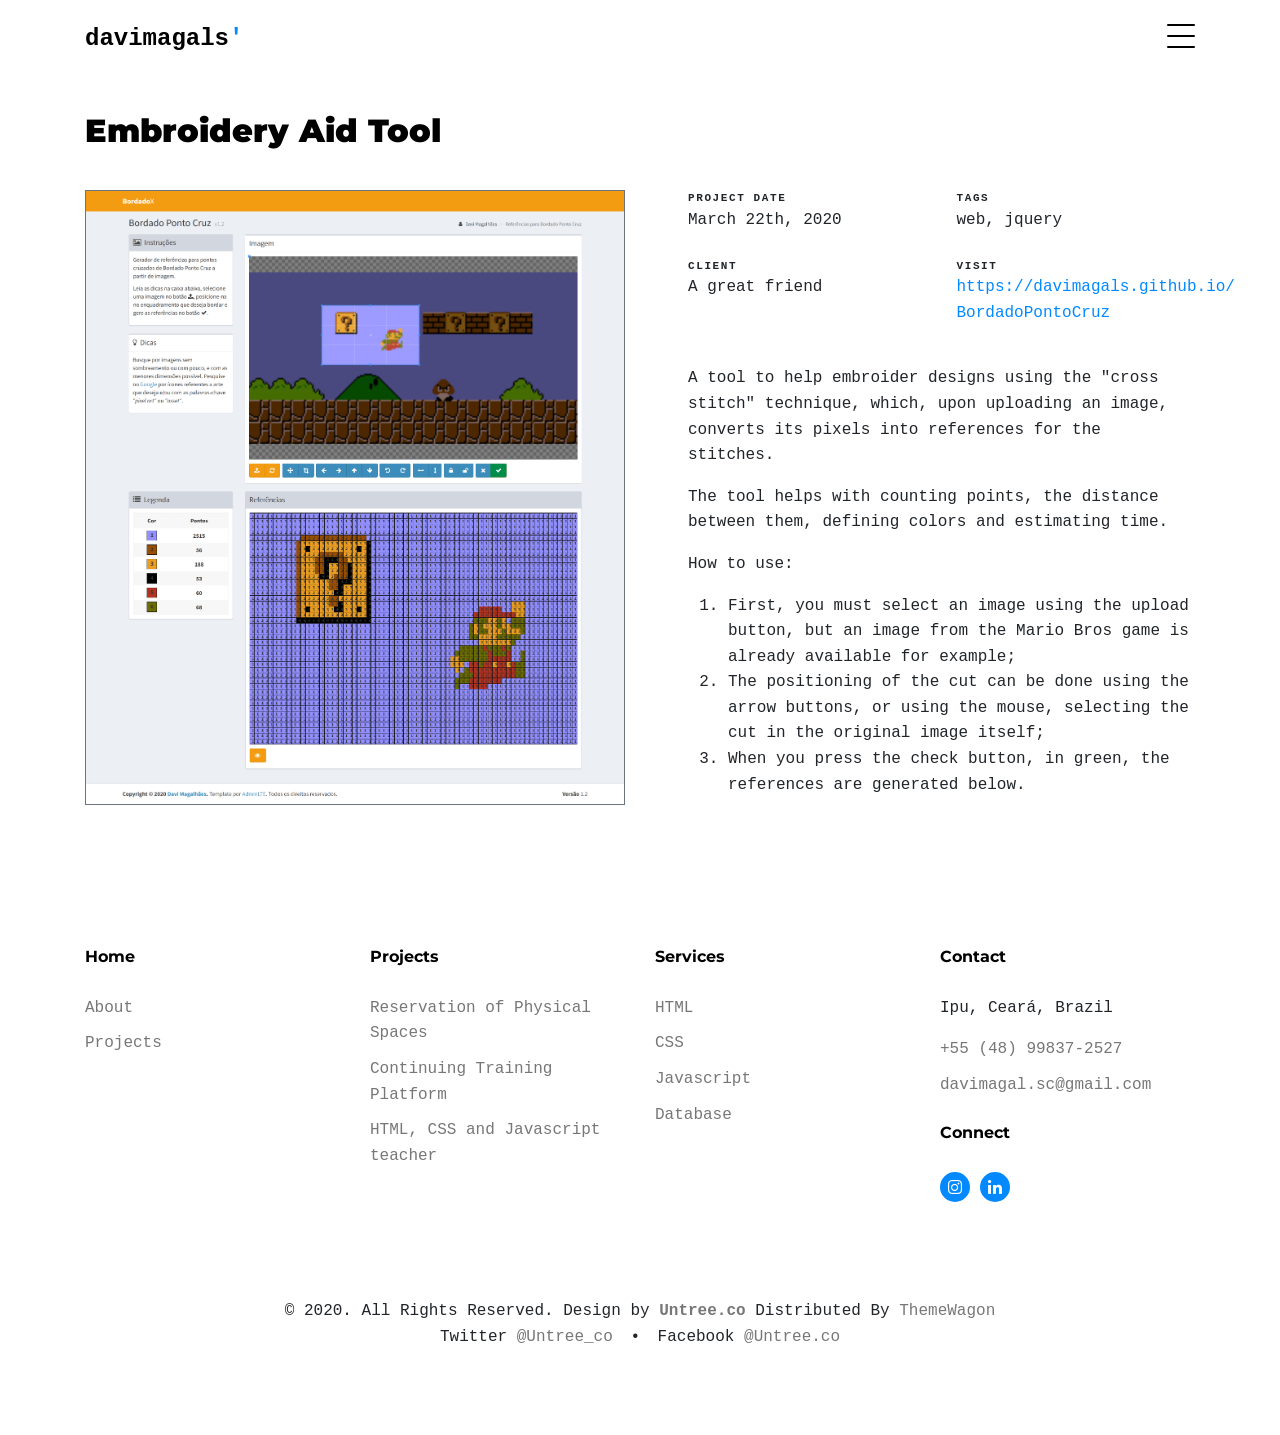
<file: portfolio-embroidery.html>
<!-- /*
* Template Name: Minimal
* Template Author: Untree.co
* Author URI: https://untree.co/
* License: https://creativecommons.org/licenses/by/3.0/
*/ -->
<!doctype html>
<html lang="en">

<head>
  <meta charset="utf-8">
  <meta name="viewport" content="width=device-width, initial-scale=1, shrink-to-fit=no">
  <meta name="author" content="Untree.co">
  <link rel="shortcut icon" href="favicon.png">

  <meta name="description" content="" />
  <meta name="keywords" content="" />

  <link rel="preconnect" href="https://fonts.googleapis.com">
  <link rel="preconnect" href="https://fonts.gstatic.com" crossorigin>
  <link href="https://fonts.googleapis.com/css2?family=Montserrat:wght@400;700&family=PT+Mono&display=swap" rel="stylesheet">

  <link rel="stylesheet" href="css/bootstrap.min.css">
  <link rel="stylesheet" href="css/owl.carousel.min.css">
  <link rel="stylesheet" href="css/owl.theme.default.min.css">
  <link rel="stylesheet" href="css/jquery.fancybox.min.css">
  <link rel="stylesheet" href="fonts/icomoon/style.css">
  <link rel="stylesheet" href="fonts/flaticon/font/flaticon.css">
  <link rel="stylesheet" href="css/aos.css">
  <link rel="stylesheet" href="css/style.css">

  <title>Embroidery Aid Tool | davimagals' portfolio</title>
</head>

<body data-spy="scroll" data-target=".site-navbar-target" data-offset="100">

  <div class="site-mobile-menu site-navbar-target">
    <div class="site-mobile-menu-header">
      <div class="site-mobile-menu-close">
        <span class="icofont-close js-menu-toggle"></span>
      </div>
    </div>
    <div class="site-mobile-menu-body"></div>
  </div>
  
  <nav class="site-nav dark mb-5 site-navbar-target">
    <div class="container">
      <div class="site-navigation">
        <a href="index.html" class="logo m-0">davimagals<span class="text-primary">'</span></a>

        <ul class="js-clone-nav d-none d-lg-inline-none site-menu float-right site-nav-wrap">
          <li><a href="#home-section" class="nav-link active">Home</a></li>
          <li><a href="#portfolio-section" class="nav-link">Portfolio</a></li>
          <li><a href="#about-section" class="nav-link">About</a></li>
          <li><a href="#services-section" class="nav-link">Services</a></li>
          <li><a href="#contact-section" class="nav-link">Contact me</a></li>
        </ul>

        <a href="#" class="burger ml-auto float-right site-menu-toggle js-menu-toggle d-inline-block d-lg-inline-block" data-toggle="collapse" data-target="#main-navbar">
          <span></span>
        </a>

      </div>
    </div>
  </nav>

  <div class="untree_co-section untree_co-section-4 pb-0"  id="portfolio-section">
    <div class="container">
      <div class="portfolio-single-wrap unslate_co--section" id="portfolio-single-section">

        <div class="portfolio-single-inner">
          <h2 class="heading-portfolio-single-h2 text-black">Embroidery Aid Tool</h2>

          <div class="row mb-5 align-items-stretch">

            <div class="col-lg-6 mb-5 mb-lg-0">
              <a href="images/bordado-ponto-cruz-completo.png" target="_blank">
                <img src="images/bordado-ponto-cruz-completo.png" alt="Embroidery Aid Tool" class="img-fluid border border-secondary mb-4">
              </a>
            </div>

            <div class="col-lg-6 pl-lg-5">
              <div class="row mb-3">
                <div class="col-sm-6 col-md-6 col-lg-6 mb-4">
                  <div class="detail-v1">
                    <span class="detail-label">Project Date</span>
                    <span class="detail-val">March 22th, 2020</span>
                  </div>
                </div>
                <div class="col-sm-6 col-md-6 col-lg-6 mb-4">
                  <div class="detail-v1">
                    <span class="detail-label">Tags</span>
                    <span class="detail-val">web, jquery</span>
                  </div>
                </div>
                <div class="col-sm-6 col-md-6 col-lg-6 mb-4">
                  <div class="detail-v1">
                    <span class="detail-label">Client</span>
                    <span class="detail-val">A great friend</span>
                  </div>
                </div>
                <div class="col-sm-6 col-md-6 col-lg-6 mb-4">
                  <div class="detail-v1">
                    <span class="detail-label">Visit</span>
                    <span class="detail-val">
                      <a href="https://davimagals.github.io/BordadoPontoCruz" target="_blank">
                        https://davimagals.github.io/<br />
                        BordadoPontoCruz
                      </a>
                    </span>
                  </div>
                </div>
              </div>

              <p>A tool to help embroider designs using the "cross stitch" technique, which, upon uploading an image, converts its pixels into references for the stitches.</p>

              <p>The tool helps with counting points, the distance between them, defining colors and estimating time.</p>

              <p>How to use:</p>

              <ol>
                <li>First, you must select an image using the upload button, but an image from the Mario Bros game is already available for example;</li>
                <li>The positioning of the cut can be done using the arrow buttons, or using the mouse, selecting the cut in the original image itself;</li>
                <li>When you press the check button, in green, the references are generated below.</li>
              </ol>

            </div>

          </div>
        </div>
      </div>
    </div>

    <div class="site-footer">
      <div class="container">

        <div class="row">
          <div class="col-lg-3">
            <div class="widget">
              <h3>Home</h3>
              <ul class="list-unstyled float-left links">
                <li><a href="#about-section">About</a></li>
                <li><a href="#portfolio-section">Projects</a></li>
              </ul>
            </div> <!-- /.widget -->
          </div> <!-- /.col-lg-3 -->

          <div class="col-lg-3">
            <div class="widget">
              <h3>Projects</h3>
              <ul class="list-unstyled float-left links">
                <li><a href="./portfolio-reservation.html">Reservation of Physical Spaces</a></li>
                <li><a href="#">Continuing Training Platform</a></li>
                <li><a href="#">HTML, CSS and Javascript teacher</a></li>
              </ul>
            </div> <!-- /.widget -->
          </div> <!-- /.col-lg-3 -->

          <div class="col-lg-3">
            <div class="widget">
              <h3>Services</h3>
              <ul class="list-unstyled float-left links">
                <li><a href="#">HTML</a></li>
                <li><a href="#">CSS</a></li>
                <li><a href="#">Javascript</a></li>
                <li><a href="#">Database</a></li>
              </ul>
            </div> <!-- /.widget -->
          </div> <!-- /.col-lg-3 -->

          <div class="col-lg-3">
            <div class="widget">
              <h3>Contact</h3>
              <address>Ipu, Ceará, Brazil</address>
              <ul class="list-unstyled links mb-4">
                <li><a href="tel://11234567890">+55 (48) 99837-2527</a></li>
                <li><a href="mailto:davimagal.sc@gmail.com">davimagal.sc@gmail.com</a></li>
              </ul>

              <h3>Connect</h3>
              <ul class="list-unstyled social">
                <li><a href="https://instagram.com/davimagals" target="_blank"><span class="icon-instagram"></span></a></li>
                <li><a href="https://www.linkedin.com/in/davimagals/" target="_blank"><span class="icon-linkedin"></span></a></li>
                <!-- <li><a href="#"><span class="icon-twitter"></span></a></li>
                <li><a href="#"><span class="icon-facebook"></span></a></li>
                <li><a href="#"><span class="icon-pinterest"></span></a></li>
                <li><a href="#"><span class="icon-dribbble"></span></a></li> -->
              </ul>

            </div> <!-- /.widget -->
          </div> <!-- /.col-lg-3 -->

        </div> <!-- /.row -->

        <div class="row mt-5">
          <div class="col-12 text-center">
            <p class=" mb-0">&copy; 2020. All Rights Reserved. Design by <a href="https://untree.co/" target="_blank" class=""><strong>Untree.co</strong></a> Distributed By <a href="https://themewagon.com">ThemeWagon</a> </p>
            <p class="">
              <span class="mx-2">Twitter <a href="https://twitter.com/untree_co">@Untree_co</a></span>
              <span>&bullet;</span>
              <span class="mx-2">Facebook <a href="https://web.facebook.com/Untree.co">@Untree.co</a></span>
            </p>

          </div>
        </div>
      </div> <!-- /.container -->
    </div> <!-- /.site-footer -->

    <script src="js/jquery-3.4.1.min.js"></script>
    <script src="js/popper.min.js"></script>
    <script src="js/bootstrap.min.js"></script>
    <script src="js/owl.carousel.min.js"></script>
    <script src="js/jquery.animateNumber.min.js"></script>
    <script src="js/jquery.waypoints.min.js"></script>
    <script src="js/jquery.fancybox.min.js"></script>
    <script src="js/aos.js"></script>
    <script src="js/wave-animate.js"></script>
    <script src="js/circle-progress.js"></script>
    <script src="js/imagesloaded.pkgd.js"></script>
    <script src="js/isotope.pkgd.min.js"></script>
    <script src="js/jquery.easing.1.3.js"></script>
    <script src="js/TweenMax.min.js"></script>
    <script src="js/ScrollMagic.min.js"></script>
    <script src="js/scrollmagic.animation.gsap.min.js"></script>

    <script src="js/custom.js"></script>
    
  </body>
  </html>
</file>
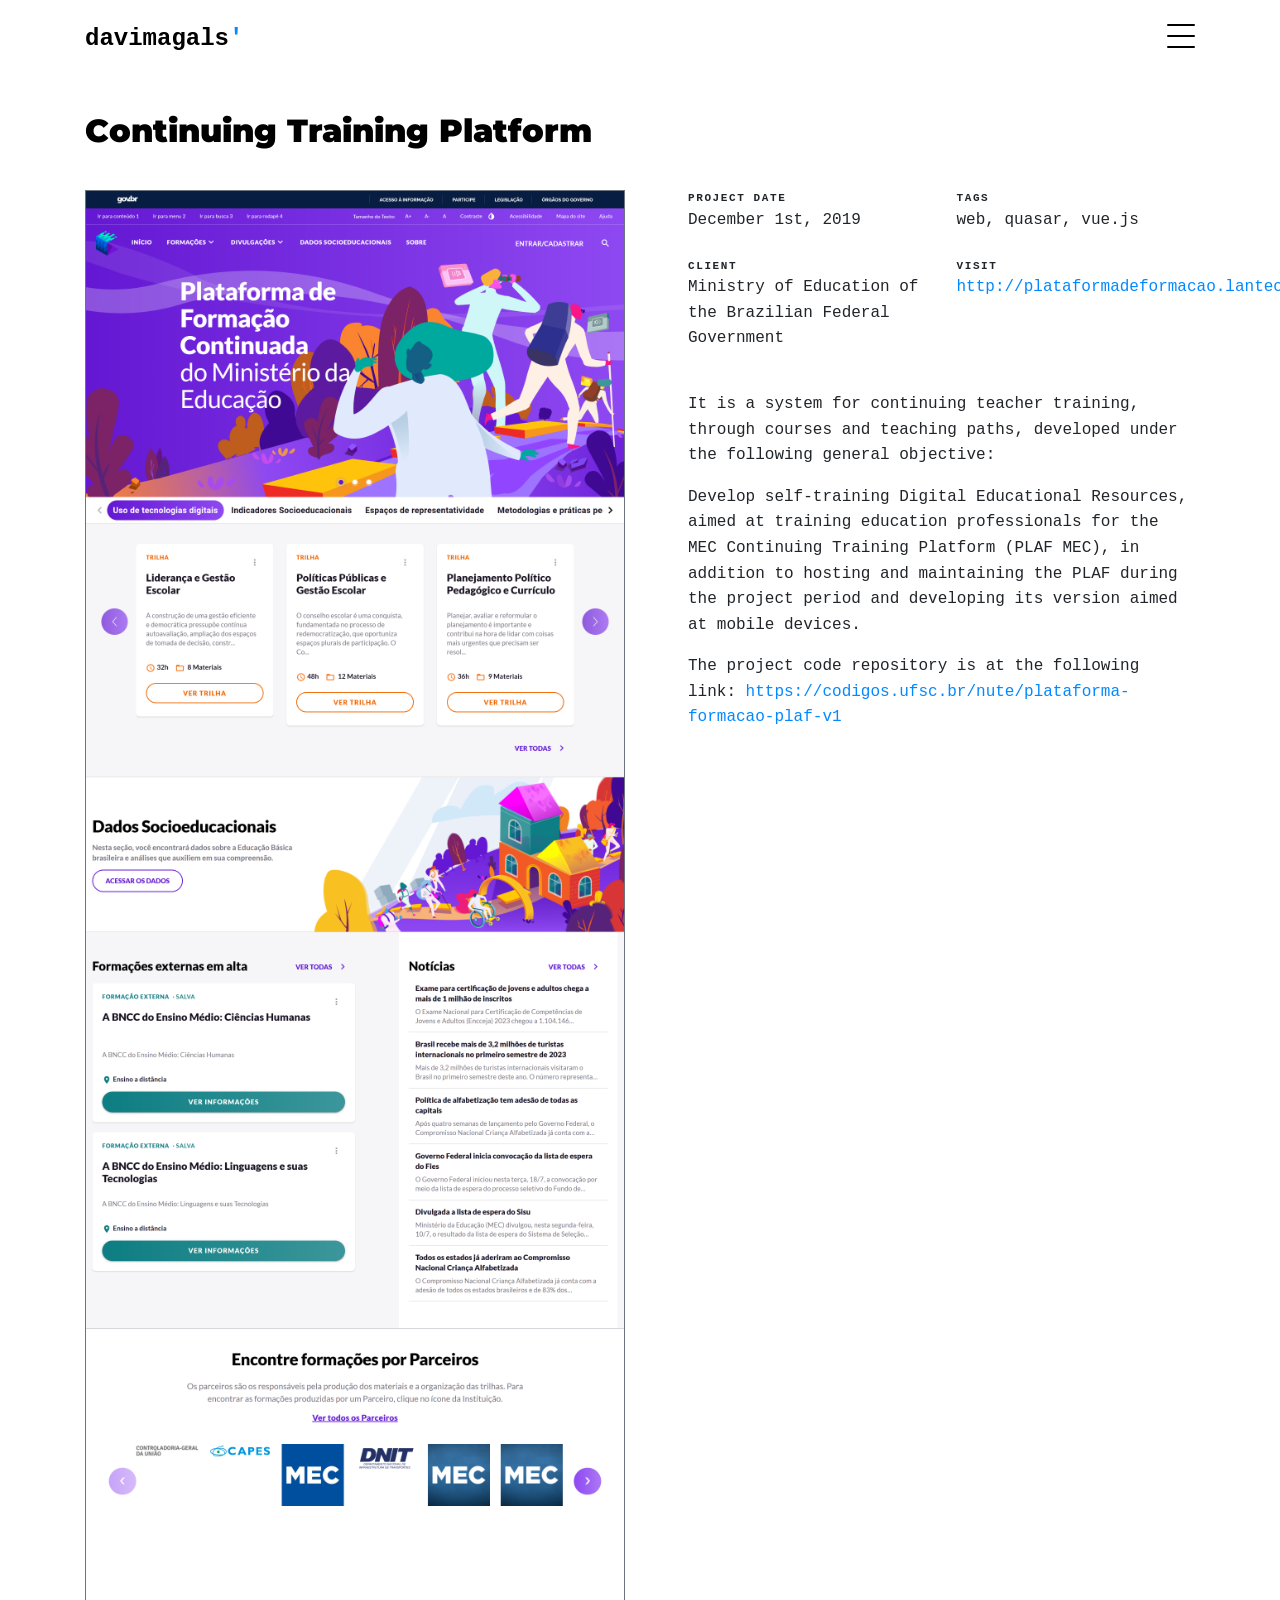
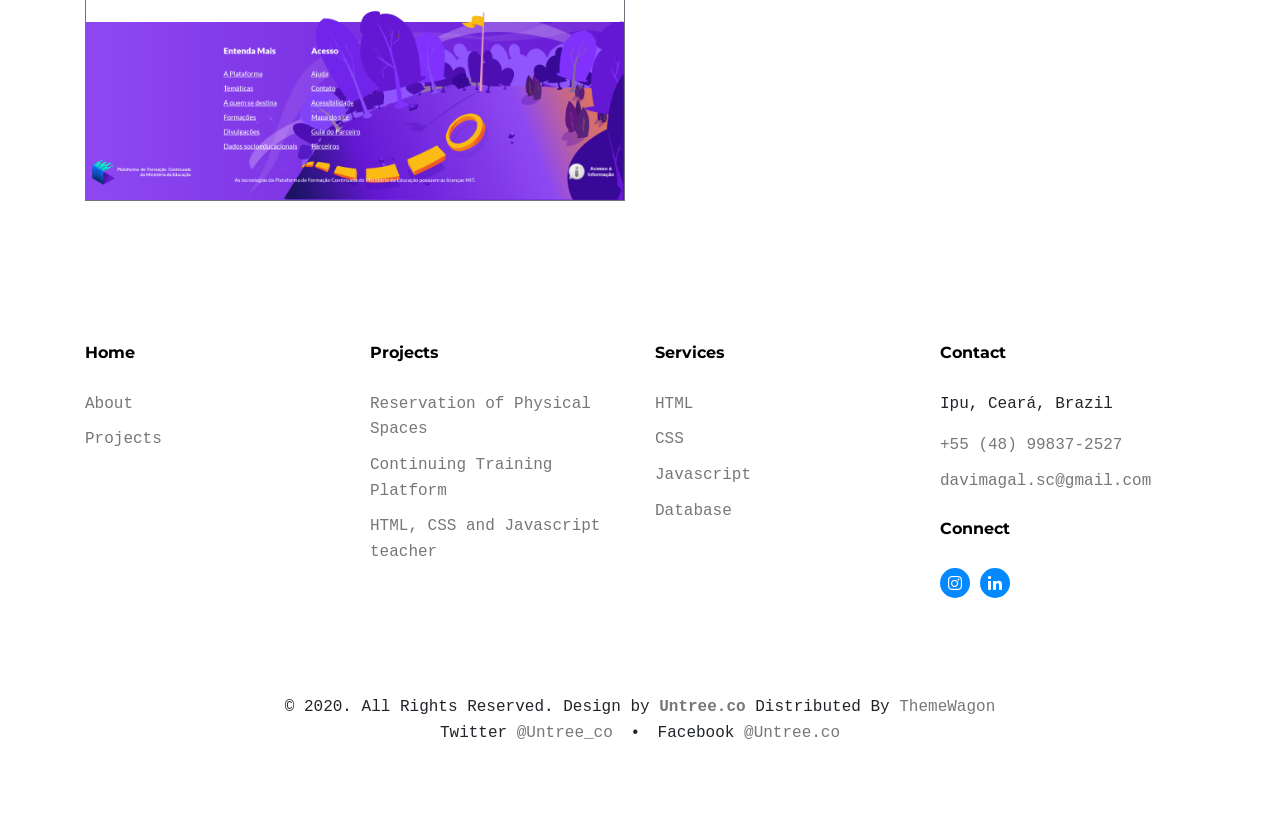
<file: portfolio-plaf.html>
<!-- /*
* Template Name: Minimal
* Template Author: Untree.co
* Author URI: https://untree.co/
* License: https://creativecommons.org/licenses/by/3.0/
*/ -->
<!doctype html>
<html lang="en">

<head>
  <meta charset="utf-8">
  <meta name="viewport" content="width=device-width, initial-scale=1, shrink-to-fit=no">
  <meta name="author" content="Untree.co">
  <link rel="shortcut icon" href="favicon.png">

  <meta name="description" content="" />
  <meta name="keywords" content="" />

  <link rel="preconnect" href="https://fonts.googleapis.com">
  <link rel="preconnect" href="https://fonts.gstatic.com" crossorigin>
  <link href="https://fonts.googleapis.com/css2?family=Montserrat:wght@400;700&family=PT+Mono&display=swap" rel="stylesheet">

  <link rel="stylesheet" href="css/bootstrap.min.css">
  <link rel="stylesheet" href="css/owl.carousel.min.css">
  <link rel="stylesheet" href="css/owl.theme.default.min.css">
  <link rel="stylesheet" href="css/jquery.fancybox.min.css">
  <link rel="stylesheet" href="fonts/icomoon/style.css">
  <link rel="stylesheet" href="fonts/flaticon/font/flaticon.css">
  <link rel="stylesheet" href="css/aos.css">
  <link rel="stylesheet" href="css/style.css">

  <title>Continuing Training Platform | davimagals' portfolio</title>
</head>

<body data-spy="scroll" data-target=".site-navbar-target" data-offset="100">

  <div class="site-mobile-menu site-navbar-target">
    <div class="site-mobile-menu-header">
      <div class="site-mobile-menu-close">
        <span class="icofont-close js-menu-toggle"></span>
      </div>
    </div>
    <div class="site-mobile-menu-body"></div>
  </div>
  
  <nav class="site-nav dark mb-5 site-navbar-target">
    <div class="container">
      <div class="site-navigation">
        <a href="index.html" class="logo m-0">davimagals<span class="text-primary">'</span></a>

        <ul class="js-clone-nav d-none d-lg-inline-none site-menu float-right site-nav-wrap">
          <li><a href="#home-section" class="nav-link active">Home</a></li>
          <li><a href="#portfolio-section" class="nav-link">Portfolio</a></li>
          <li><a href="#about-section" class="nav-link">About</a></li>
          <li><a href="#services-section" class="nav-link">Services</a></li>
          <li><a href="#contact-section" class="nav-link">Contact me</a></li>
        </ul>

        <a href="#" class="burger ml-auto float-right site-menu-toggle js-menu-toggle d-inline-block d-lg-inline-block" data-toggle="collapse" data-target="#main-navbar">
          <span></span>
        </a>

      </div>
    </div>
  </nav>

  <div class="untree_co-section untree_co-section-4 pb-0"  id="portfolio-section">
    <div class="container">
      <div class="portfolio-single-wrap unslate_co--section" id="portfolio-single-section">

        <div class="portfolio-single-inner">
          <h2 class="heading-portfolio-single-h2 text-black">Continuing Training Platform</h2>

          <div class="row mb-5 align-items-stretch">

            <div class="col-lg-6 mb-5 mb-lg-0">
              <a href="images/plaf-completo.png" target="_blank">
                <img src="images/plaf-completo.png" alt="Continuing Training Platform" class="img-fluid border border-secondary mb-4">
              </a>
            </div>

            <div class="col-lg-6 pl-lg-5">
              <div class="row mb-3">
                <div class="col-sm-6 col-md-6 col-lg-6 mb-4">
                  <div class="detail-v1">
                    <span class="detail-label">Project Date</span>
                    <span class="detail-val">December 1st, 2019</span>
                  </div>
                </div>
                <div class="col-sm-6 col-md-6 col-lg-6 mb-4">
                  <div class="detail-v1">
                    <span class="detail-label">Tags</span>
                    <span class="detail-val">web, quasar, vue.js</span>
                  </div>
                </div>
                <div class="col-sm-6 col-md-6 col-lg-6 mb-4">
                  <div class="detail-v1">
                    <span class="detail-label">Client</span>
                    <span class="detail-val">Ministry of Education of the Brazilian Federal Government</span>
                  </div>
                </div>
                <div class="col-sm-6 col-md-6 col-lg-6 mb-4">
                  <div class="detail-v1">
                    <span class="detail-label">Visit</span>
                    <span class="detail-val">
                      <a href="http://plataformadeformacao.lantec.ufsc.br/" target="_blank">
                        http://plataformadeformacao.lantec.ufsc.br/
                      </a>
                    </span>
                  </div>
                </div>
              </div>

                <p>It is a system for continuing teacher training, through courses and teaching paths, developed under the following general objective:</p>

                <p>Develop self-training Digital Educational Resources, aimed at training education professionals for the MEC Continuing Training Platform (PLAF MEC), in addition to hosting and maintaining the PLAF during the project period and developing its version aimed at mobile devices.</p>

                <p>The project code repository is at the following link:
                  <a href="https://codigos.ufsc.br/nute/plataforma-formacao-plaf-v1" target="_blank">
                    https://codigos.ufsc.br/nute/plataforma-formacao-plaf-v1
                  </a>
                </p>

            </div>

          </div>
        </div>
      </div>
    </div>

    <div class="site-footer">
      <div class="container">

        <div class="row">
          <div class="col-lg-3">
            <div class="widget">
              <h3>Home</h3>
              <ul class="list-unstyled float-left links">
                <li><a href="#about-section">About</a></li>
                <li><a href="#portfolio-section">Projects</a></li>
              </ul>
            </div> <!-- /.widget -->
          </div> <!-- /.col-lg-3 -->

          <div class="col-lg-3">
            <div class="widget">
              <h3>Projects</h3>
              <ul class="list-unstyled float-left links">
                <li><a href="./portfolio-reservation.html">Reservation of Physical Spaces</a></li>
                <li><a href="#">Continuing Training Platform</a></li>
                <li><a href="#">HTML, CSS and Javascript teacher</a></li>
              </ul>
            </div> <!-- /.widget -->
          </div> <!-- /.col-lg-3 -->

          <div class="col-lg-3">
            <div class="widget">
              <h3>Services</h3>
              <ul class="list-unstyled float-left links">
                <li><a href="#">HTML</a></li>
                <li><a href="#">CSS</a></li>
                <li><a href="#">Javascript</a></li>
                <li><a href="#">Database</a></li>
              </ul>
            </div> <!-- /.widget -->
          </div> <!-- /.col-lg-3 -->

          <div class="col-lg-3">
            <div class="widget">
              <h3>Contact</h3>
              <address>Ipu, Ceará, Brazil</address>
              <ul class="list-unstyled links mb-4">
                <li><a href="tel://11234567890">+55 (48) 99837-2527</a></li>
                <li><a href="mailto:davimagal.sc@gmail.com">davimagal.sc@gmail.com</a></li>
              </ul>

              <h3>Connect</h3>
              <ul class="list-unstyled social">
                <li><a href="https://instagram.com/davimagals" target="_blank"><span class="icon-instagram"></span></a></li>
                <li><a href="https://www.linkedin.com/in/davimagals/" target="_blank"><span class="icon-linkedin"></span></a></li>
                <!-- <li><a href="#"><span class="icon-twitter"></span></a></li>
                <li><a href="#"><span class="icon-facebook"></span></a></li>
                <li><a href="#"><span class="icon-pinterest"></span></a></li>
                <li><a href="#"><span class="icon-dribbble"></span></a></li> -->
              </ul>

            </div> <!-- /.widget -->
          </div> <!-- /.col-lg-3 -->

        </div> <!-- /.row -->

        <div class="row mt-5">
          <div class="col-12 text-center">
            <p class=" mb-0">&copy; 2020. All Rights Reserved. Design by <a href="https://untree.co/" target="_blank" class=""><strong>Untree.co</strong></a> Distributed By <a href="https://themewagon.com">ThemeWagon</a> </p>
            <p class="">
              <span class="mx-2">Twitter <a href="https://twitter.com/untree_co">@Untree_co</a></span>
              <span>&bullet;</span>
              <span class="mx-2">Facebook <a href="https://web.facebook.com/Untree.co">@Untree.co</a></span>
            </p>

          </div>
        </div>
      </div> <!-- /.container -->
    </div> <!-- /.site-footer -->

    <script src="js/jquery-3.4.1.min.js"></script>
    <script src="js/popper.min.js"></script>
    <script src="js/bootstrap.min.js"></script>
    <script src="js/owl.carousel.min.js"></script>
    <script src="js/jquery.animateNumber.min.js"></script>
    <script src="js/jquery.waypoints.min.js"></script>
    <script src="js/jquery.fancybox.min.js"></script>
    <script src="js/aos.js"></script>
    <script src="js/wave-animate.js"></script>
    <script src="js/circle-progress.js"></script>
    <script src="js/imagesloaded.pkgd.js"></script>
    <script src="js/isotope.pkgd.min.js"></script>
    <script src="js/jquery.easing.1.3.js"></script>
    <script src="js/TweenMax.min.js"></script>
    <script src="js/ScrollMagic.min.js"></script>
    <script src="js/scrollmagic.animation.gsap.min.js"></script>

    <script src="js/custom.js"></script>
    
  </body>
  </html>
</file>
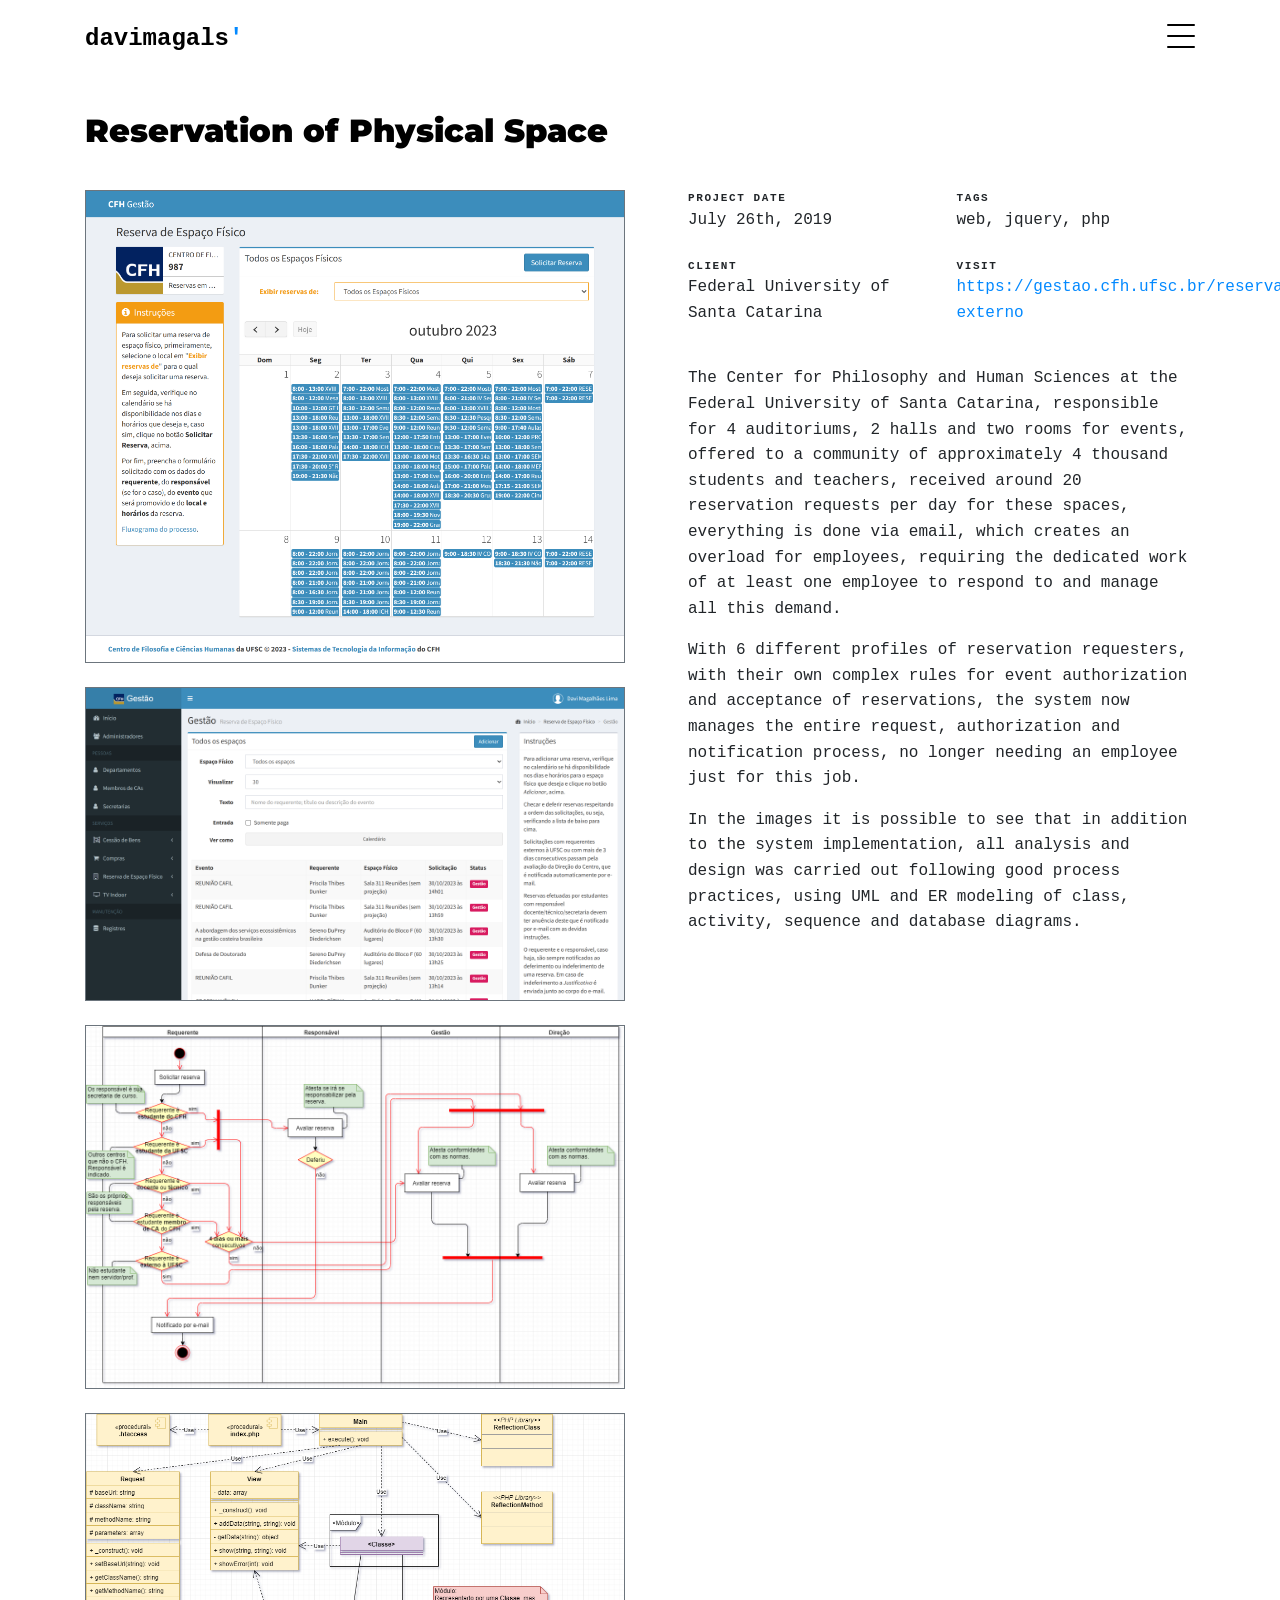
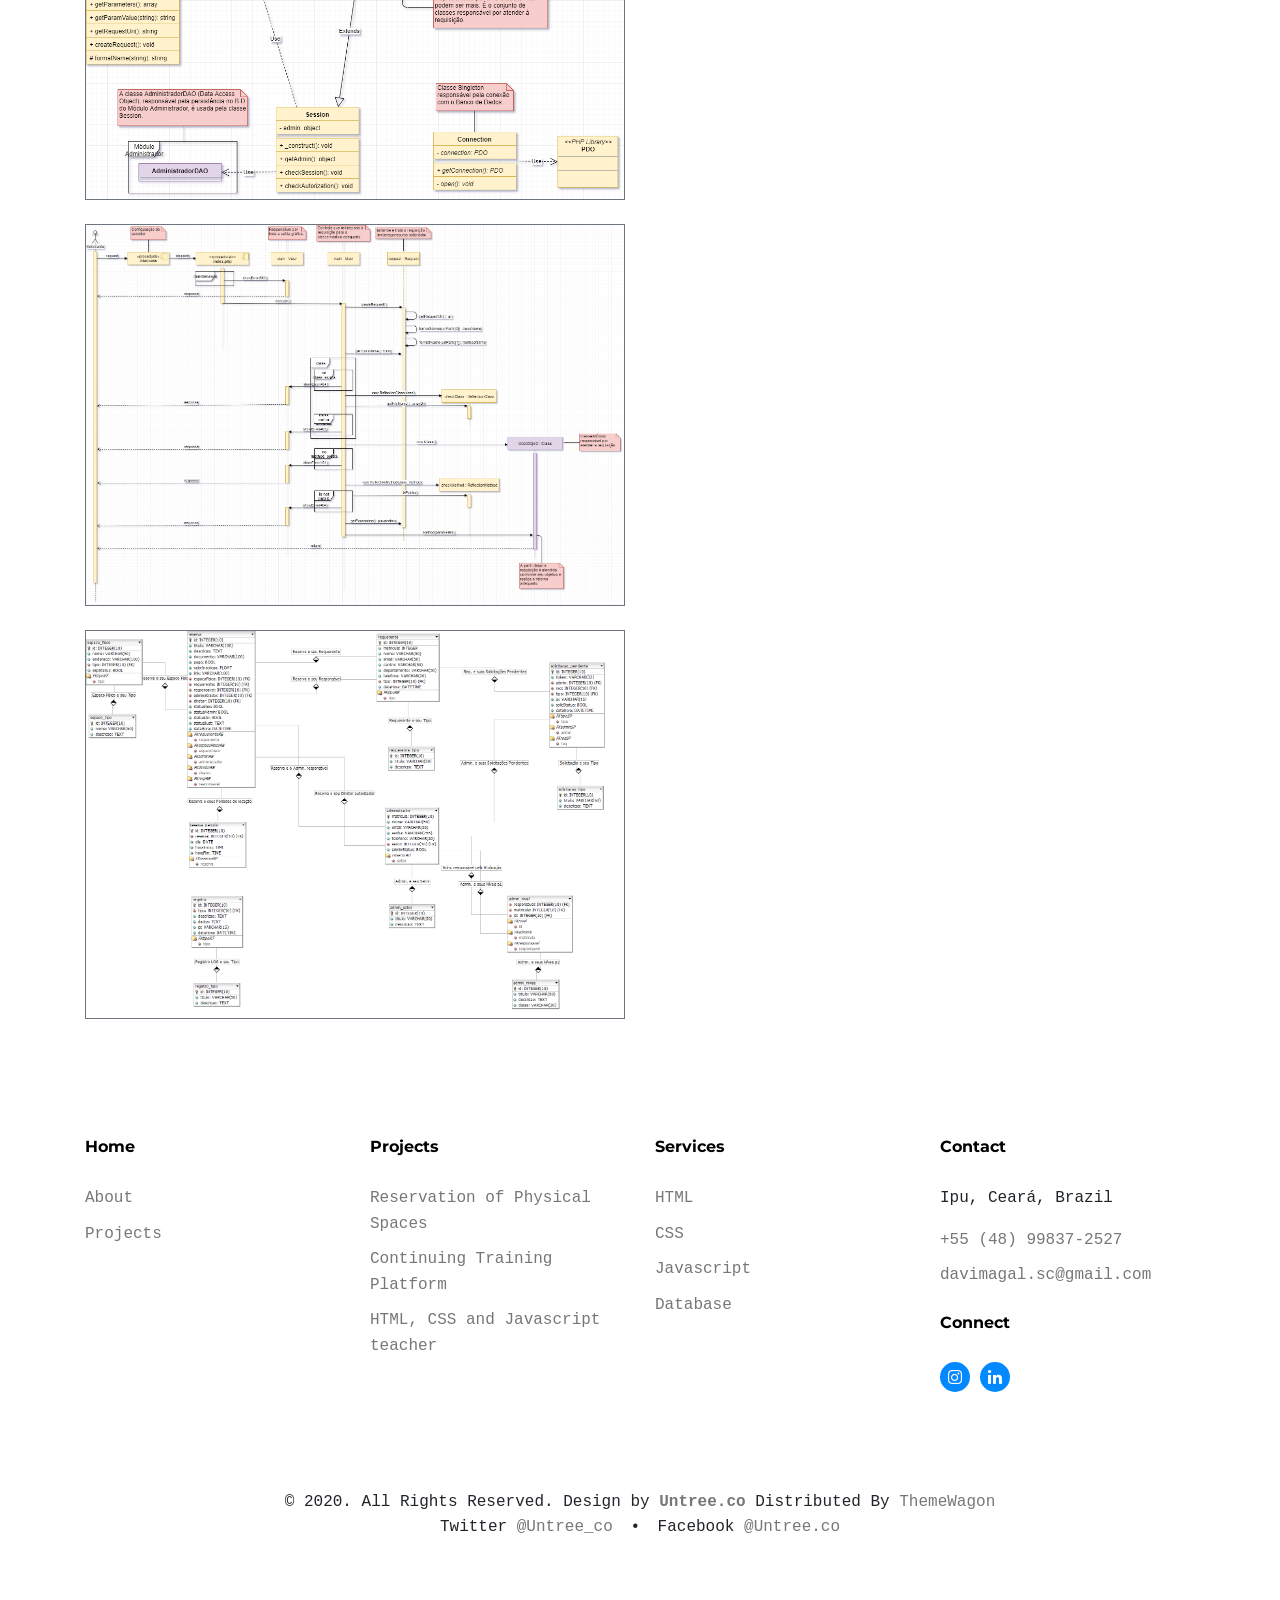
<file: portfolio-reservation.html>
<!-- /*
* Template Name: Minimal
* Template Author: Untree.co
* Author URI: https://untree.co/
* License: https://creativecommons.org/licenses/by/3.0/
*/ -->
<!doctype html>
<html lang="en">

<head>
  <meta charset="utf-8">
  <meta name="viewport" content="width=device-width, initial-scale=1, shrink-to-fit=no">
  <meta name="author" content="Untree.co">
  <link rel="shortcut icon" href="favicon.png">

  <meta name="description" content="" />
  <meta name="keywords" content="" />

  <link rel="preconnect" href="https://fonts.googleapis.com">
  <link rel="preconnect" href="https://fonts.gstatic.com" crossorigin>
  <link href="https://fonts.googleapis.com/css2?family=Montserrat:wght@400;700&family=PT+Mono&display=swap" rel="stylesheet">

  <link rel="stylesheet" href="css/bootstrap.min.css">
  <link rel="stylesheet" href="css/owl.carousel.min.css">
  <link rel="stylesheet" href="css/owl.theme.default.min.css">
  <link rel="stylesheet" href="css/jquery.fancybox.min.css">
  <link rel="stylesheet" href="fonts/icomoon/style.css">
  <link rel="stylesheet" href="fonts/flaticon/font/flaticon.css">
  <link rel="stylesheet" href="css/aos.css">
  <link rel="stylesheet" href="css/style.css">

  <title>Reservation of Physical Space | davimagals' portfolio</title>
</head>

<body data-spy="scroll" data-target=".site-navbar-target" data-offset="100">

  <div class="site-mobile-menu site-navbar-target">
    <div class="site-mobile-menu-header">
      <div class="site-mobile-menu-close">
        <span class="icofont-close js-menu-toggle"></span>
      </div>
    </div>
    <div class="site-mobile-menu-body"></div>
  </div>
  
  <nav class="site-nav dark mb-5 site-navbar-target">
    <div class="container">
      <div class="site-navigation">
        <a href="index.html" class="logo m-0">davimagals<span class="text-primary">'</span></a>

        <ul class="js-clone-nav d-none d-lg-inline-none site-menu float-right site-nav-wrap">
          <li><a href="#home-section" class="nav-link active">Home</a></li>
          <li><a href="#portfolio-section" class="nav-link">Portfolio</a></li>
          <li><a href="#about-section" class="nav-link">About</a></li>
          <li><a href="#services-section" class="nav-link">Services</a></li>
          <li><a href="#contact-section" class="nav-link">Contact me</a></li>
        </ul>

        <a href="#" class="burger ml-auto float-right site-menu-toggle js-menu-toggle d-inline-block d-lg-inline-block" data-toggle="collapse" data-target="#main-navbar">
          <span></span>
        </a>

      </div>
    </div>
  </nav>

  <div class="untree_co-section untree_co-section-4 pb-0"  id="portfolio-section">
    <div class="container">
      <div class="portfolio-single-wrap unslate_co--section" id="portfolio-single-section">

        <div class="portfolio-single-inner">
          <h2 class="heading-portfolio-single-h2 text-black">Reservation of Physical Space</h2>

          <div class="row mb-5 align-items-stretch">

            <div class="col-lg-6 mb-5 mb-lg-0">
              <a href="images/reserva-espaco-fisico.png" target="_blank">
                <img src="images/reserva-espaco-fisico.png" alt="Image" class="img-fluid border border-secondary mb-4">
              </a>

              <a href="images/reserva-espaco-fisico-admin-completo.png" target="_blank">
                <img src="images/reserva-espaco-fisico-admin.png" alt="Image" class="img-fluid border border-secondary mb-4">
              </a>

              <a href="images/CFH Gestão - Módulo REF - Diagramas UML - Atividades  Processo Externo.png" target="_blank">
                <img src="images/CFH Gestão - Módulo REF - Diagramas UML - Atividades  Processo Externo.png" alt="Image" class="img-fluid border border-secondary mb-4">
              </a>

              <a href="images/CFH Gestão - Geral - Diagramas UML - Classes Gerais.png" target="_blank">
                <img src="images/CFH Gestão - Geral - Diagramas UML - Classes Gerais.png" alt="Image" class="img-fluid border border-secondary mb-4">
              </a>

              <a href="images/CFH Gestão - Geral - Diagramas UML - Sequência.png" target="_blank">
                <img src="images/CFH Gestão - Geral - Diagramas UML - Sequência.png" alt="Image" class="img-fluid border border-secondary mb-4">
              </a>

              <a href="images/BancoDeDados.png" target="_blank">
                <img src="images/BancoDeDados.png" alt="Image" class="img-fluid border border-secondary">
              </a>
            </div>

            <div class="col-lg-6 pl-lg-5">
              <div class="row mb-3">
                <div class="col-sm-6 col-md-6 col-lg-6 mb-4">
                  <div class="detail-v1">
                    <span class="detail-label">Project Date</span>
                    <span class="detail-val">July 26th, 2019</span>
                  </div>
                </div>
                <div class="col-sm-6 col-md-6 col-lg-6 mb-4">
                  <div class="detail-v1">
                    <span class="detail-label">Tags</span>
                    <span class="detail-val">web, jquery, php</span>
                  </div>
                </div>
                <div class="col-sm-6 col-md-6 col-lg-6 mb-4">
                  <div class="detail-v1">
                    <span class="detail-label">Client</span>
                    <span class="detail-val">Federal University of Santa Catarina</span>
                  </div>
                </div>
                <div class="col-sm-6 col-md-6 col-lg-6 mb-4">
                  <div class="detail-v1">
                    <span class="detail-label">Visit</span>
                    <span class="detail-val">
                      <a href="https://gestao.cfh.ufsc.br/reserva-externo" target="_blank">
                        https://gestao.cfh.ufsc.br/reserva-externo
                      </a>
                    </span>
                  </div>
                </div>
              </div>

              <p>The Center for Philosophy and Human Sciences at the Federal University of Santa Catarina, responsible for 4 auditoriums, 2 halls and two rooms for events, offered to a community of approximately 4 thousand students and teachers, received around 20 reservation requests per day for these spaces, everything is done via email, which creates an overload for employees, requiring the dedicated work of at least one employee to respond to and manage all this demand.</p>

              <p>With 6 different profiles of reservation requesters, with their own complex rules for event authorization and acceptance of reservations, the system now manages the entire request, authorization and notification process, no longer needing an employee just for this job.</p>

              <p>In the images it is possible to see that in addition to the system implementation, all analysis and design was carried out following good process practices, using UML and ER modeling of class, activity, sequence and database diagrams.</p>

            </div>

          </div>
        </div>
      </div>
    </div>

    <div class="site-footer">
      <div class="container">

        <div class="row">
          <div class="col-lg-3">
            <div class="widget">
              <h3>Home</h3>
              <ul class="list-unstyled float-left links">
                <li><a href="#about-section">About</a></li>
                <li><a href="#portfolio-section">Projects</a></li>
              </ul>
            </div> <!-- /.widget -->
          </div> <!-- /.col-lg-3 -->

          <div class="col-lg-3">
            <div class="widget">
              <h3>Projects</h3>
              <ul class="list-unstyled float-left links">
                <li><a href="./portfolio-reservation.html">Reservation of Physical Spaces</a></li>
                <li><a href="#">Continuing Training Platform</a></li>
                <li><a href="#">HTML, CSS and Javascript teacher</a></li>
              </ul>
            </div> <!-- /.widget -->
          </div> <!-- /.col-lg-3 -->

          <div class="col-lg-3">
            <div class="widget">
              <h3>Services</h3>
              <ul class="list-unstyled float-left links">
                <li><a href="#">HTML</a></li>
                <li><a href="#">CSS</a></li>
                <li><a href="#">Javascript</a></li>
                <li><a href="#">Database</a></li>
              </ul>
            </div> <!-- /.widget -->
          </div> <!-- /.col-lg-3 -->

          <div class="col-lg-3">
            <div class="widget">
              <h3>Contact</h3>
              <address>Ipu, Ceará, Brazil</address>
              <ul class="list-unstyled links mb-4">
                <li><a href="tel://11234567890">+55 (48) 99837-2527</a></li>
                <li><a href="mailto:davimagal.sc@gmail.com">davimagal.sc@gmail.com</a></li>
              </ul>

              <h3>Connect</h3>
              <ul class="list-unstyled social">
                <li><a href="https://instagram.com/davimagals" target="_blank"><span class="icon-instagram"></span></a></li>
                <li><a href="https://www.linkedin.com/in/davimagals/" target="_blank"><span class="icon-linkedin"></span></a></li>
                <!-- <li><a href="#"><span class="icon-twitter"></span></a></li>
                <li><a href="#"><span class="icon-facebook"></span></a></li>
                <li><a href="#"><span class="icon-pinterest"></span></a></li>
                <li><a href="#"><span class="icon-dribbble"></span></a></li> -->
              </ul>

            </div> <!-- /.widget -->
          </div> <!-- /.col-lg-3 -->

        </div> <!-- /.row -->

        <div class="row mt-5">
          <div class="col-12 text-center">
            <p class=" mb-0">&copy; 2020. All Rights Reserved. Design by <a href="https://untree.co/" target="_blank" class=""><strong>Untree.co</strong></a> Distributed By <a href="https://themewagon.com">ThemeWagon</a> </p>
            <p class="">
              <span class="mx-2">Twitter <a href="https://twitter.com/untree_co">@Untree_co</a></span>
              <span>&bullet;</span>
              <span class="mx-2">Facebook <a href="https://web.facebook.com/Untree.co">@Untree.co</a></span>
            </p>

          </div>
        </div>
      </div> <!-- /.container -->
    </div> <!-- /.site-footer -->

    <script src="js/jquery-3.4.1.min.js"></script>
    <script src="js/popper.min.js"></script>
    <script src="js/bootstrap.min.js"></script>
    <script src="js/owl.carousel.min.js"></script>
    <script src="js/jquery.animateNumber.min.js"></script>
    <script src="js/jquery.waypoints.min.js"></script>
    <script src="js/jquery.fancybox.min.js"></script>
    <script src="js/aos.js"></script>
    <script src="js/wave-animate.js"></script>
    <script src="js/circle-progress.js"></script>
    <script src="js/imagesloaded.pkgd.js"></script>
    <script src="js/isotope.pkgd.min.js"></script>
    <script src="js/jquery.easing.1.3.js"></script>
    <script src="js/TweenMax.min.js"></script>
    <script src="js/ScrollMagic.min.js"></script>
    <script src="js/scrollmagic.animation.gsap.min.js"></script>

    <script src="js/custom.js"></script>
    
  </body>
  </html>
</file>
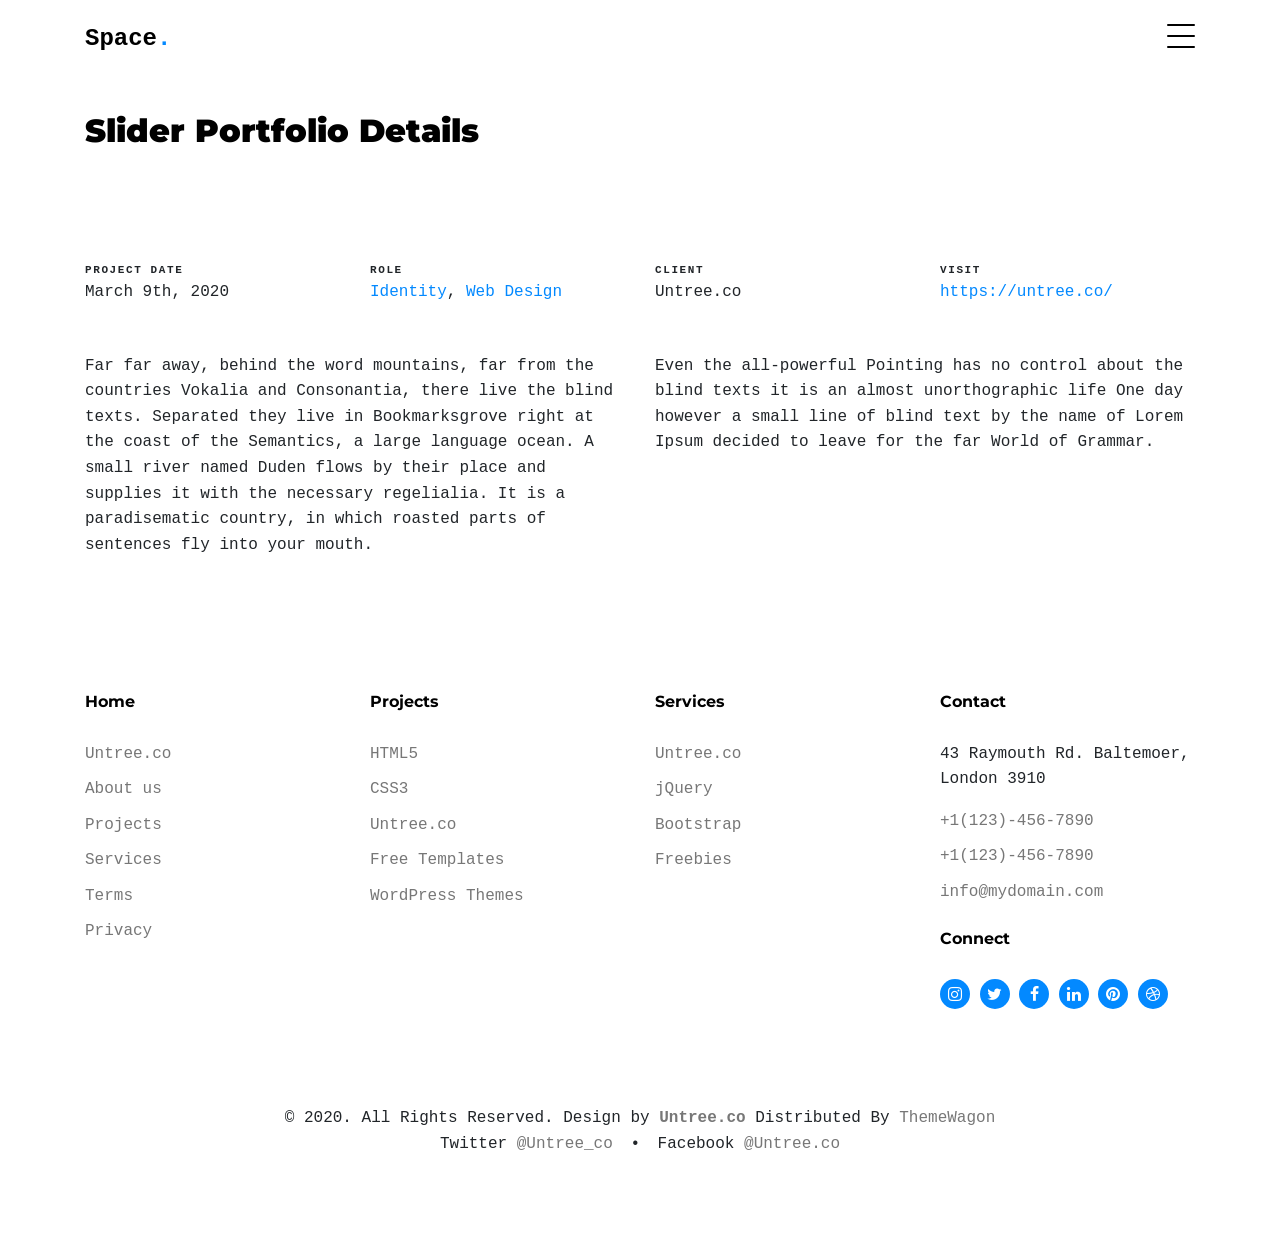
<file: portfolio-single-1.html>
<!-- /*
* Template Name: Minimal
* Template Author: Untree.co
* Author URI: https://untree.co/
* License: https://creativecommons.org/licenses/by/3.0/
*/ -->
<!doctype html>
<html lang="en">

<head>
  <meta charset="utf-8">
  <meta name="viewport" content="width=device-width, initial-scale=1, shrink-to-fit=no">
  <meta name="author" content="Untree.co">
  <link rel="shortcut icon" href="favicon.png">

  <meta name="description" content="" />
  <meta name="keywords" content="" />

  <link rel="preconnect" href="https://fonts.googleapis.com">
  <link rel="preconnect" href="https://fonts.gstatic.com" crossorigin>
  <link href="https://fonts.googleapis.com/css2?family=Montserrat:wght@400;700&family=PT+Mono&display=swap" rel="stylesheet">

  <link rel="stylesheet" href="css/bootstrap.min.css">
  <link rel="stylesheet" href="css/owl.carousel.min.css">
  <link rel="stylesheet" href="css/owl.theme.default.min.css">
  <link rel="stylesheet" href="css/jquery.fancybox.min.css">
  <link rel="stylesheet" href="fonts/icomoon/style.css">
  <link rel="stylesheet" href="fonts/flaticon/font/flaticon.css">
  <link rel="stylesheet" href="css/aos.css">
  <link rel="stylesheet" href="css/style.css">

  <title>Minimal Free HTML Template by Untree.co</title>
</head>

<body data-spy="scroll" data-target=".site-navbar-target" data-offset="100">


  <div class="site-mobile-menu site-navbar-target">
    <div class="site-mobile-menu-header">
      <div class="site-mobile-menu-close">
        <span class="icofont-close js-menu-toggle"></span>
      </div>
    </div>
    <div class="site-mobile-menu-body"></div>
  </div>
  
  <nav class="site-nav dark mb-5 site-navbar-target">
    <div class="container">
      <div class="site-navigation">
        <a href="index.html" class="logo m-0">Space<span class="text-primary">.</span></a>

        <ul class="js-clone-nav d-none d-lg-inline-none site-menu float-right">
          <li><a href="#home-section" class="nav-link active">Home</a></li>
          <li><a href="#portfolio-section">Portfolio</a></li>

          <li class="has-children">
            <a href="#about-section">About</a>
            <ul class="dropdown">
              <li><a href="elements.html">Elements</a></li>
              <li class="has-children">
                <a href="#">Menu Two</a>
                <ul class="dropdown">
                  <li><a href="#">Sub Menu One</a></li>
                  <li><a href="#">Sub Menu Two</a></li>
                  <li><a href="#">Sub Menu Three</a></li>
                </ul>
              </li>
              <li><a href="#">Menu Three</a></li>
            </ul>
          </li>
          <li><a href="services.html">Services</a></li>
          <li><a href="contact.html">Contact us</a></li>
        </ul>

        <a href="#" class="burger ml-auto float-right site-menu-toggle js-menu-toggle d-inline-block d-lg-inline-block" data-toggle="collapse" data-target="#main-navbar">
          <span></span>
        </a>

      </div>
    </div>
  </nav>



  


  <div class="untree_co-section untree_co-section-4 pb-0"  id="portfolio-section">
    <div class="container">
      <div class="portfolio-single-wrap unslate_co--section" id="portfolio-single-section">

        <div class="portfolio-single-inner">
          <h2 class="heading-portfolio-single-h2 text-black">Slider Portfolio Details</h2>

          <div class="row justify-content-between mb-5">
            <div class="col-12 mb-4">
              <div class="owl-carousel single-slider">
                <figure class="mb-4">
                  <img src="images/portfolio_1.jpg" alt="Image" class="img-fluid">
                </figure>
                <figure class="mb-4">
                  <img src="images/portfolio_2.jpg" alt="Image" class="img-fluid">
                </figure>
              </div>
            </div>
            <div class="col-12 my-5">
              <div class="row">
                <div class="col-sm-6 col-md-6 col-lg-3">
                  <div class="detail-v1">
                    <span class="detail-label">Project Date</span>
                    <span class="detail-val">March 9th, 2020</span>
                  </div>
                </div>
                <div class="col-sm-6 col-md-6 col-lg-3">
                  <div class="detail-v1">
                    <span class="detail-label">Role</span>
                    <span class="detail-val"><a href="#">Identity</a>, <a href="#">Web Design</a></span>
                  </div>
                </div>
                <div class="col-sm-6 col-md-6 col-lg-3">
                  <div class="detail-v1">
                    <span class="detail-label">Client</span>
                    <span class="detail-val">Untree.co</span>
                  </div>
                </div>
                <div class="col-sm-6 col-md-6 col-lg-3">
                  <div class="detail-v1">
                    <span class="detail-label">Visit</span>
                    <span class="detail-val"><a href="https://untree.co">https://untree.co/</a></span>
                  </div>
                </div>
              </div>
            </div>
            <div class="col-md-6">
              <p>Far far away, behind the word mountains, far from the countries Vokalia and Consonantia, there live the blind texts. Separated they live in Bookmarksgrove right at the coast of the Semantics, a large language ocean. A small river named Duden flows by their place and supplies it with the necessary regelialia. It is a paradisematic country, in which roasted parts of sentences fly into your mouth.</p>
            </div>
            <div class="col-md-6">
              <p>Even the all-powerful Pointing has no control about the blind texts it is an almost unorthographic life One day however a small line of blind text by the name of Lorem Ipsum decided to leave for the far World of Grammar.</p>
            </div>
          </div>

        </div>
      </div>
    </div>
  </div>


  <div class="site-footer">
    <div class="container">

      <div class="row">
        <div class="col-lg-3">
          <div class="widget">
            <h3>Home</h3>
            <ul class="list-unstyled float-left links">
              <li><a href="#">Untree.co</a></li>
              <li><a href="#">About us</a></li>
              <li><a href="#">Projects</a></li>
              <li><a href="#">Services</a></li>
              <li><a href="#">Terms</a></li>
              <li><a href="#">Privacy</a></li>
            </ul>
          </div> <!-- /.widget -->
        </div> <!-- /.col-lg-3 -->

        <div class="col-lg-3">
          <div class="widget">
            <h3>Projects</h3>
            <ul class="list-unstyled float-left links">
              <li><a href="#">HTML5</a></li>
              <li><a href="#">CSS3</a></li>
              <li><a href="#">Untree.co</a></li>
              <li><a href="#">Free Templates</a></li>
              <li><a href="#">WordPress Themes</a></li>
            </ul>
          </div> <!-- /.widget -->
        </div> <!-- /.col-lg-3 -->

        <div class="col-lg-3">
          <div class="widget">
            <h3>Services</h3>
            <ul class="list-unstyled float-left links">
              <li><a href="#">Untree.co</a></li>
              <li><a href="#">jQuery</a></li>
              <li><a href="#">Bootstrap</a></li>
              <li><a href="#">Freebies</a></li>
            </ul>
          </div> <!-- /.widget -->
        </div> <!-- /.col-lg-3 -->


        <div class="col-lg-3">
          <div class="widget">
            <h3>Contact</h3>
            <address>43 Raymouth Rd. Baltemoer, London 3910</address>
            <ul class="list-unstyled links mb-4">
              <li><a href="tel://11234567890">+1(123)-456-7890</a></li>
              <li><a href="tel://11234567890">+1(123)-456-7890</a></li>
              <li><a href="mailto:info@mydomain.com">info@mydomain.com</a></li>
            </ul>

            <h3>Connect</h3>
            <ul class="list-unstyled social">
              <li><a href="#"><span class="icon-instagram"></span></a></li>
              <li><a href="#"><span class="icon-twitter"></span></a></li>
              <li><a href="#"><span class="icon-facebook"></span></a></li>
              <li><a href="#"><span class="icon-linkedin"></span></a></li>
              <li><a href="#"><span class="icon-pinterest"></span></a></li>
              <li><a href="#"><span class="icon-dribbble"></span></a></li>
            </ul>

          </div> <!-- /.widget -->
        </div> <!-- /.col-lg-3 -->

      </div> <!-- /.row -->





      <div class="row mt-5">
        <div class="col-12 text-center">
          <p class=" mb-0">&copy; 2020. All Rights Reserved. Design by <a href="https://untree.co/" target="_blank" class=""><strong>Untree.co</strong></a> Distributed By <a href="https://themewagon.com">ThemeWagon</a> </p>
          <p class="">
            <span class="mx-2">Twitter <a href="https://twitter.com/untree_co">@Untree_co</a></span>
            <span>&bullet;</span>
            <span class="mx-2">Facebook <a href="https://web.facebook.com/Untree.co">@Untree.co</a></span>
          </p>

        </div>
      </div>
    </div> <!-- /.container -->
  </div> <!-- /.site-footer -->

  <script src="js/jquery-3.4.1.min.js"></script>
  <script src="js/popper.min.js"></script>
  <script src="js/bootstrap.min.js"></script>
  <script src="js/owl.carousel.min.js"></script>
  <script src="js/jquery.animateNumber.min.js"></script>
  <script src="js/jquery.waypoints.min.js"></script>
  <script src="js/jquery.fancybox.min.js"></script>
  <script src="js/aos.js"></script>
  <script src="js/wave-animate.js"></script>
  <script src="js/circle-progress.js"></script>
  <script src="js/imagesloaded.pkgd.js"></script>
  <script src="js/isotope.pkgd.min.js"></script>
  <script src="js/jquery.easing.1.3.js"></script>
  <script src="js/TweenMax.min.js"></script>
  <script src="js/ScrollMagic.min.js"></script>
  <script src="js/scrollmagic.animation.gsap.min.js"></script>

  <script src="js/custom.js"></script>
  
</body>

</html>
</file>
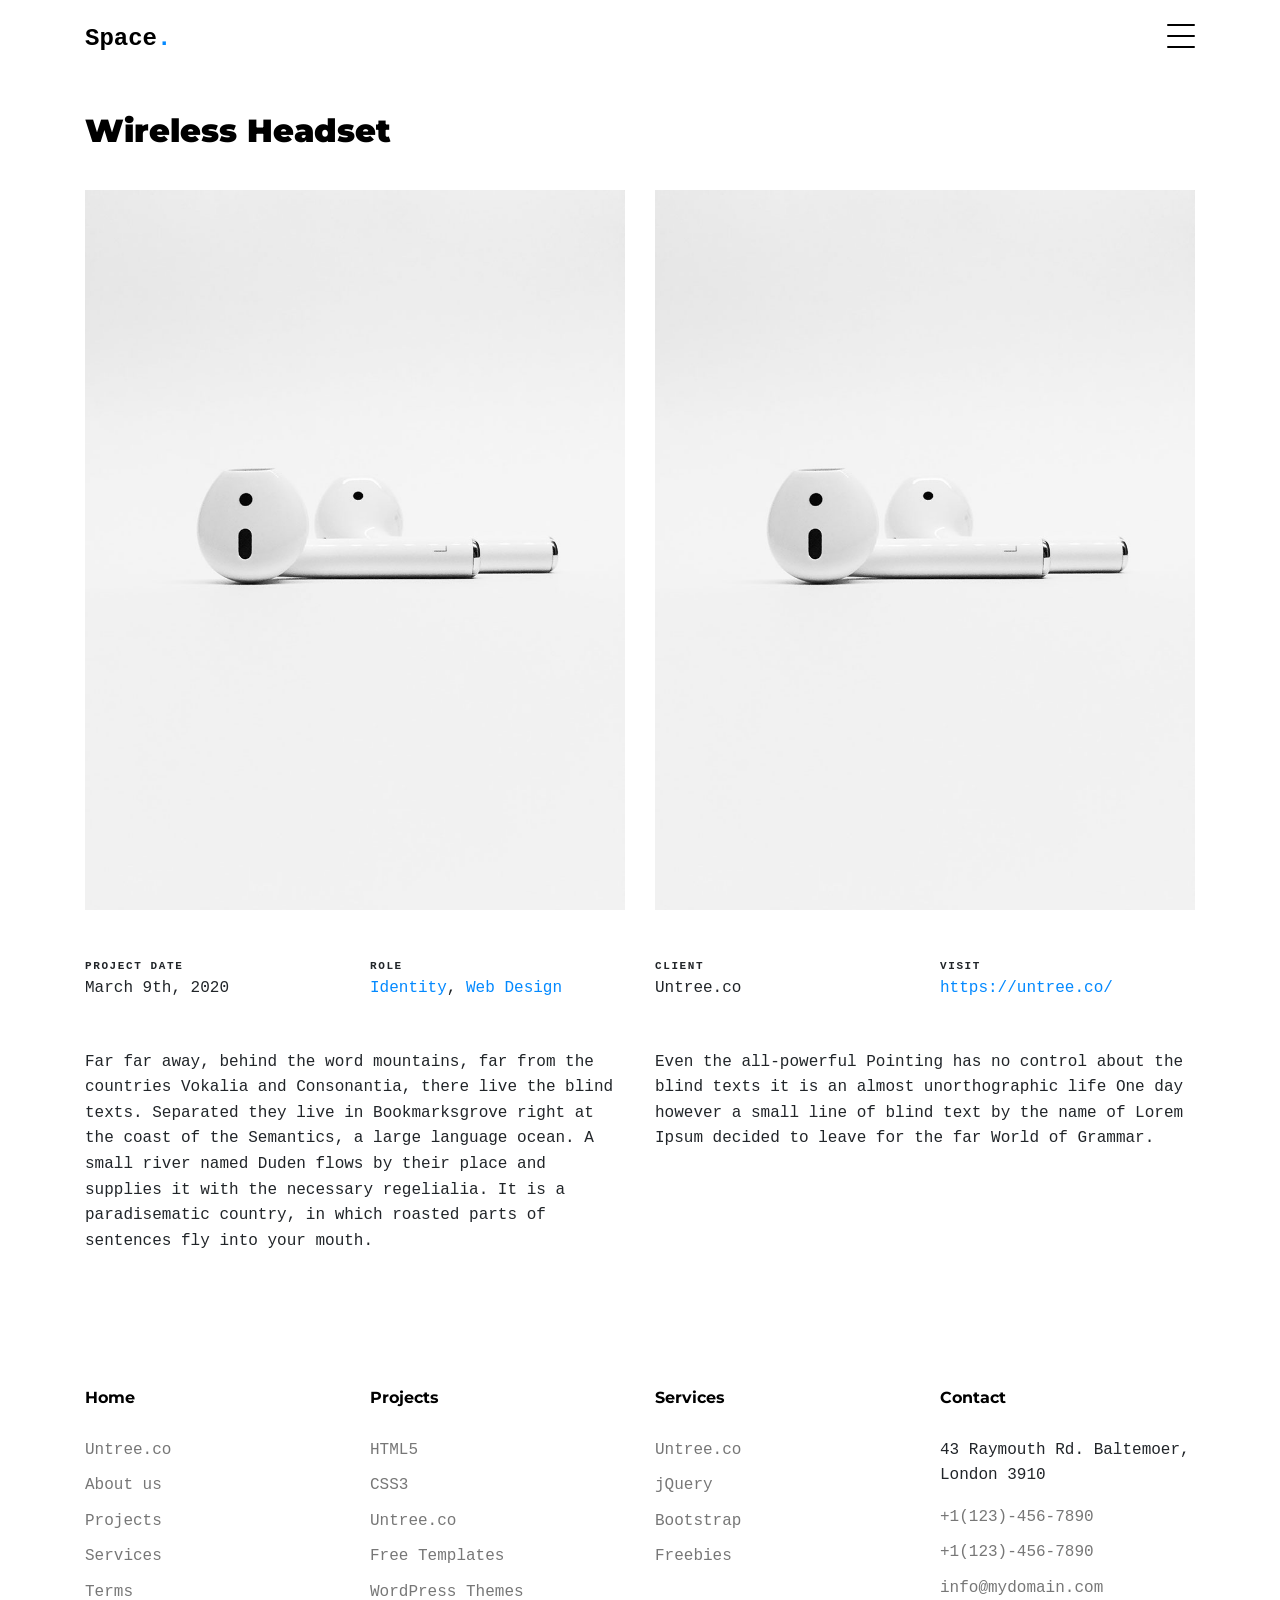
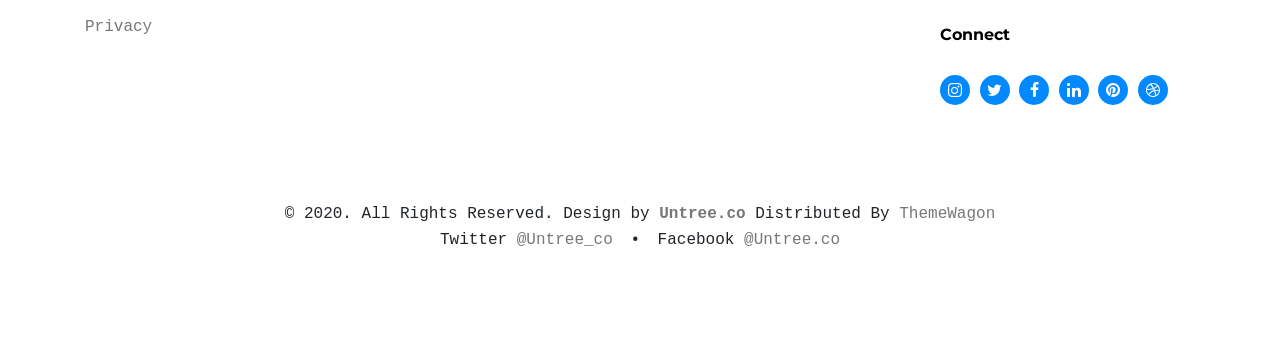
<file: portfolio-single-2.html>
<!-- /*
* Template Name: Minimal
* Template Author: Untree.co
* Author URI: https://untree.co/
* License: https://creativecommons.org/licenses/by/3.0/
*/ -->
<!doctype html>
<html lang="en">

<head>
  <meta charset="utf-8">
  <meta name="viewport" content="width=device-width, initial-scale=1, shrink-to-fit=no">
  <meta name="author" content="Untree.co">
  <link rel="shortcut icon" href="favicon.png">

  <meta name="description" content="" />
  <meta name="keywords" content="" />

  <link rel="preconnect" href="https://fonts.googleapis.com">
  <link rel="preconnect" href="https://fonts.gstatic.com" crossorigin>
  <link href="https://fonts.googleapis.com/css2?family=Montserrat:wght@400;700&family=PT+Mono&display=swap" rel="stylesheet">

  <link rel="stylesheet" href="css/bootstrap.min.css">
  <link rel="stylesheet" href="css/owl.carousel.min.css">
  <link rel="stylesheet" href="css/owl.theme.default.min.css">
  <link rel="stylesheet" href="css/jquery.fancybox.min.css">
  <link rel="stylesheet" href="fonts/icomoon/style.css">
  <link rel="stylesheet" href="fonts/flaticon/font/flaticon.css">
  <link rel="stylesheet" href="css/aos.css">
  <link rel="stylesheet" href="css/style.css">

  <title>Minimal Free HTML Template by Untree.co</title>
</head>

<body data-spy="scroll" data-target=".site-navbar-target" data-offset="100">


  <div class="site-mobile-menu site-navbar-target">
    <div class="site-mobile-menu-header">
      <div class="site-mobile-menu-close">
        <span class="icofont-close js-menu-toggle"></span>
      </div>
    </div>
    <div class="site-mobile-menu-body"></div>
  </div>
  
  <nav class="site-nav dark mb-5 site-navbar-target">
    <div class="container">
      <div class="site-navigation">
        <a href="index.html" class="logo m-0">Space<span class="text-primary">.</span></a>

        <ul class="js-clone-nav d-none d-lg-inline-none site-menu float-right">
          <li><a href="#home-section" class="nav-link active">Home</a></li>
          <li><a href="#portfolio-section">Portfolio</a></li>

          <li class="has-children">
            <a href="#about-section">About</a>
            <ul class="dropdown">
              <li><a href="elements.html">Elements</a></li>
              <li class="has-children">
                <a href="#">Menu Two</a>
                <ul class="dropdown">
                  <li><a href="#">Sub Menu One</a></li>
                  <li><a href="#">Sub Menu Two</a></li>
                  <li><a href="#">Sub Menu Three</a></li>
                </ul>
              </li>
              <li><a href="#">Menu Three</a></li>
            </ul>
          </li>
          <li><a href="services.html">Services</a></li>
          <li><a href="contact.html">Contact us</a></li>
        </ul>

        <a href="#" class="burger ml-auto float-right site-menu-toggle js-menu-toggle d-inline-block d-lg-inline-block" data-toggle="collapse" data-target="#main-navbar">
          <span></span>
        </a>

      </div>
    </div>
  </nav>



  


  <div class="untree_co-section untree_co-section-4 pb-0"  id="portfolio-section">
    <div class="container">
      <div class="portfolio-single-wrap unslate_co--section" id="portfolio-single-section">

        <div class="portfolio-single-inner">
          <h2 class="heading-portfolio-single-h2 text-black">Wireless Headset</h2>

          <div class="row justify-content-between mb-5">

            <div class="col-lg-12 mb-5 mb-lg-0">
              <div class="row">
                <div class="col-lg-6">
                  <img src="images/img_5.jpg" alt="Image" class="img-fluid">    
                </div>
                <div class="col-lg-6">
                  <img src="images/img_5.jpg" alt="Image" class="img-fluid">
                </div>
              </div>
              
            </div>

            <div class="col-12 my-5">
              <div class="row">
                <div class="col-sm-6 col-md-6 col-lg-3">
                  <div class="detail-v1">
                    <span class="detail-label">Project Date</span>
                    <span class="detail-val">March 9th, 2020</span>
                  </div>
                </div>
                <div class="col-sm-6 col-md-6 col-lg-3">
                  <div class="detail-v1">
                    <span class="detail-label">Role</span>
                    <span class="detail-val"><a href="#">Identity</a>, <a href="#">Web Design</a></span>
                  </div>
                </div>
                <div class="col-sm-6 col-md-6 col-lg-3">
                  <div class="detail-v1">
                    <span class="detail-label">Client</span>
                    <span class="detail-val">Untree.co</span>
                  </div>
                </div>
                <div class="col-sm-6 col-md-6 col-lg-3">
                  <div class="detail-v1">
                    <span class="detail-label">Visit</span>
                    <span class="detail-val"><a href="https://untree.co">https://untree.co/</a></span>
                  </div>
                </div>
              </div>
            </div>
            <div class="col-md-6">
              <p>Far far away, behind the word mountains, far from the countries Vokalia and Consonantia, there live the blind texts. Separated they live in Bookmarksgrove right at the coast of the Semantics, a large language ocean. A small river named Duden flows by their place and supplies it with the necessary regelialia. It is a paradisematic country, in which roasted parts of sentences fly into your mouth.</p>
            </div>
            <div class="col-md-6">
              <p>Even the all-powerful Pointing has no control about the blind texts it is an almost unorthographic life One day however a small line of blind text by the name of Lorem Ipsum decided to leave for the far World of Grammar.</p>
            </div>
          </div>

        </div>
      </div>
    </div>
  </div>

  <div class="site-footer">
    <div class="container">

      <div class="row">
        <div class="col-lg-3">
          <div class="widget">
            <h3>Home</h3>
            <ul class="list-unstyled float-left links">
              <li><a href="#">Untree.co</a></li>
              <li><a href="#">About us</a></li>
              <li><a href="#">Projects</a></li>
              <li><a href="#">Services</a></li>
              <li><a href="#">Terms</a></li>
              <li><a href="#">Privacy</a></li>
            </ul>
          </div> <!-- /.widget -->
        </div> <!-- /.col-lg-3 -->

        <div class="col-lg-3">
          <div class="widget">
            <h3>Projects</h3>
            <ul class="list-unstyled float-left links">
              <li><a href="#">HTML5</a></li>
              <li><a href="#">CSS3</a></li>
              <li><a href="#">Untree.co</a></li>
              <li><a href="#">Free Templates</a></li>
              <li><a href="#">WordPress Themes</a></li>
            </ul>
          </div> <!-- /.widget -->
        </div> <!-- /.col-lg-3 -->

        <div class="col-lg-3">
          <div class="widget">
            <h3>Services</h3>
            <ul class="list-unstyled float-left links">
              <li><a href="#">Untree.co</a></li>
              <li><a href="#">jQuery</a></li>
              <li><a href="#">Bootstrap</a></li>
              <li><a href="#">Freebies</a></li>
            </ul>
          </div> <!-- /.widget -->
        </div> <!-- /.col-lg-3 -->


        <div class="col-lg-3">
          <div class="widget">
            <h3>Contact</h3>
            <address>43 Raymouth Rd. Baltemoer, London 3910</address>
            <ul class="list-unstyled links mb-4">
              <li><a href="tel://11234567890">+1(123)-456-7890</a></li>
              <li><a href="tel://11234567890">+1(123)-456-7890</a></li>
              <li><a href="mailto:info@mydomain.com">info@mydomain.com</a></li>
            </ul>

            <h3>Connect</h3>
            <ul class="list-unstyled social">
              <li><a href="#"><span class="icon-instagram"></span></a></li>
              <li><a href="#"><span class="icon-twitter"></span></a></li>
              <li><a href="#"><span class="icon-facebook"></span></a></li>
              <li><a href="#"><span class="icon-linkedin"></span></a></li>
              <li><a href="#"><span class="icon-pinterest"></span></a></li>
              <li><a href="#"><span class="icon-dribbble"></span></a></li>
            </ul>

          </div> <!-- /.widget -->
        </div> <!-- /.col-lg-3 -->

      </div> <!-- /.row -->





      <div class="row mt-5">
        <div class="col-12 text-center">
          <p class=" mb-0">&copy; 2020. All Rights Reserved. Design by <a href="https://untree.co/" target="_blank" class=""><strong>Untree.co</strong></a> Distributed By <a href="https://themewagon.com">ThemeWagon</a> </p>
          <p class="">
            <span class="mx-2">Twitter <a href="https://twitter.com/untree_co">@Untree_co</a></span>
            <span>&bullet;</span>
            <span class="mx-2">Facebook <a href="https://web.facebook.com/Untree.co">@Untree.co</a></span>
          </p>

        </div>
      </div>
    </div> <!-- /.container -->
  </div> <!-- /.site-footer -->


  <script src="js/jquery-3.4.1.min.js"></script>
  <script src="js/popper.min.js"></script>
  <script src="js/bootstrap.min.js"></script>
  <script src="js/owl.carousel.min.js"></script>
  <script src="js/jquery.animateNumber.min.js"></script>
  <script src="js/jquery.waypoints.min.js"></script>
  <script src="js/jquery.fancybox.min.js"></script>
  <script src="js/aos.js"></script>
  <script src="js/wave-animate.js"></script>
  <script src="js/circle-progress.js"></script>
  <script src="js/imagesloaded.pkgd.js"></script>
  <script src="js/isotope.pkgd.min.js"></script>
  <script src="js/jquery.easing.1.3.js"></script>
  <script src="js/TweenMax.min.js"></script>
  <script src="js/ScrollMagic.min.js"></script>
  <script src="js/scrollmagic.animation.gsap.min.js"></script>

  <script src="js/custom.js"></script>
  
</body>

</html>
</file>
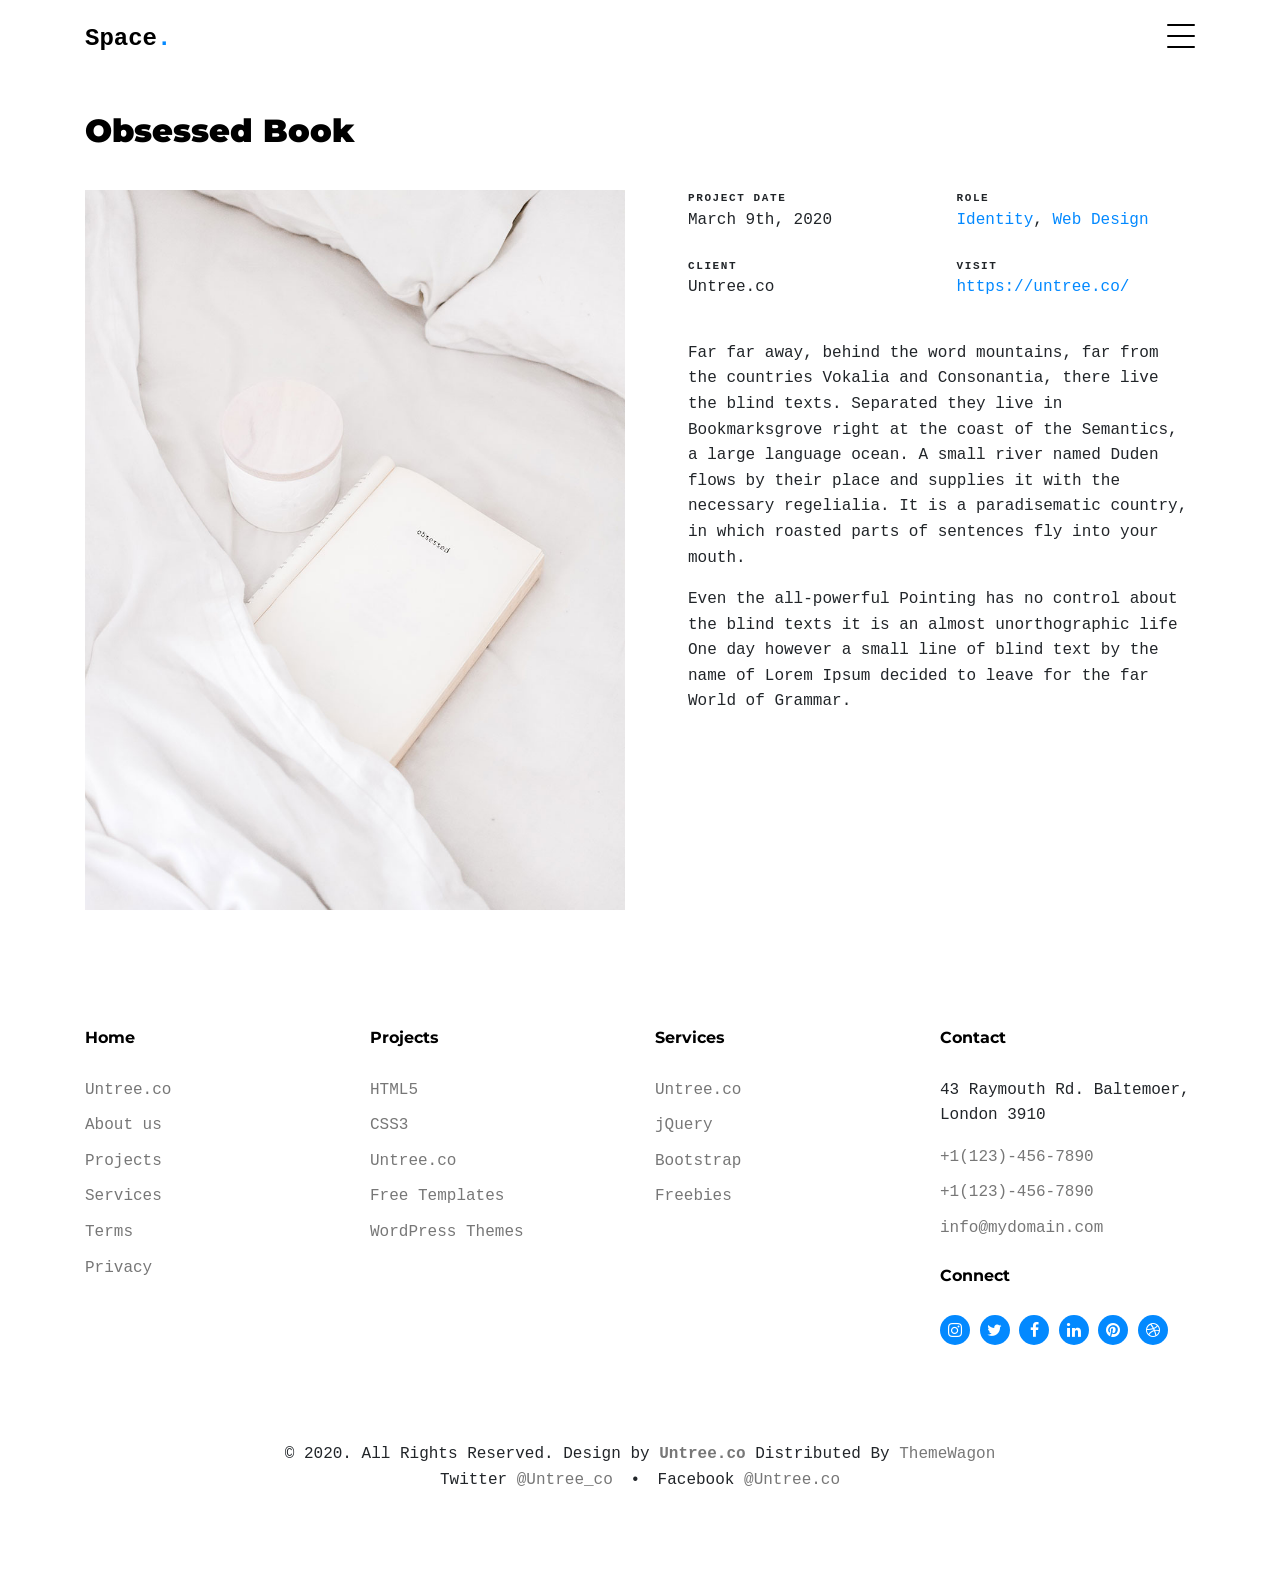
<file: portfolio-single-3.html>
<!-- /*
* Template Name: Minimal
* Template Author: Untree.co
* Author URI: https://untree.co/
* License: https://creativecommons.org/licenses/by/3.0/
*/ -->
<!doctype html>
<html lang="en">

<head>
  <meta charset="utf-8">
  <meta name="viewport" content="width=device-width, initial-scale=1, shrink-to-fit=no">
  <meta name="author" content="Untree.co">
  <link rel="shortcut icon" href="favicon.png">

  <meta name="description" content="" />
  <meta name="keywords" content="" />

  <link rel="preconnect" href="https://fonts.googleapis.com">
  <link rel="preconnect" href="https://fonts.gstatic.com" crossorigin>
  <link href="https://fonts.googleapis.com/css2?family=Montserrat:wght@400;700&family=PT+Mono&display=swap" rel="stylesheet">

  <link rel="stylesheet" href="css/bootstrap.min.css">
  <link rel="stylesheet" href="css/owl.carousel.min.css">
  <link rel="stylesheet" href="css/owl.theme.default.min.css">
  <link rel="stylesheet" href="css/jquery.fancybox.min.css">
  <link rel="stylesheet" href="fonts/icomoon/style.css">
  <link rel="stylesheet" href="fonts/flaticon/font/flaticon.css">
  <link rel="stylesheet" href="css/aos.css">
  <link rel="stylesheet" href="css/style.css">

  <title>Minimal Free HTML Template by Untree.co</title>
</head>

<body data-spy="scroll" data-target=".site-navbar-target" data-offset="100">


  <div class="site-mobile-menu site-navbar-target">
    <div class="site-mobile-menu-header">
      <div class="site-mobile-menu-close">
        <span class="icofont-close js-menu-toggle"></span>
      </div>
    </div>
    <div class="site-mobile-menu-body"></div>
  </div>
  
  <nav class="site-nav dark mb-5 site-navbar-target">
    <div class="container">
      <div class="site-navigation">
        <a href="index.html" class="logo m-0">Space<span class="text-primary">.</span></a>

        <ul class="js-clone-nav d-none d-lg-inline-none site-menu float-right">
          <li><a href="#home-section" class="nav-link active">Home</a></li>
          <li><a href="#portfolio-section">Portfolio</a></li>

          <li class="has-children">
            <a href="#about-section">About</a>
            <ul class="dropdown">
              <li><a href="elements.html">Elements</a></li>
              <li class="has-children">
                <a href="#">Menu Two</a>
                <ul class="dropdown">
                  <li><a href="#">Sub Menu One</a></li>
                  <li><a href="#">Sub Menu Two</a></li>
                  <li><a href="#">Sub Menu Three</a></li>
                </ul>
              </li>
              <li><a href="#">Menu Three</a></li>
            </ul>
          </li>
          <li><a href="services.html">Services</a></li>
          <li><a href="contact.html">Contact us</a></li>
        </ul>

        <a href="#" class="burger ml-auto float-right site-menu-toggle js-menu-toggle d-inline-block d-lg-inline-block" data-toggle="collapse" data-target="#main-navbar">
          <span></span>
        </a>

      </div>
    </div>
  </nav>



  


  <div class="untree_co-section untree_co-section-4 pb-0"  id="portfolio-section">
    <div class="container">
      <div class="portfolio-single-wrap unslate_co--section" id="portfolio-single-section">

        <div class="portfolio-single-inner">
          <h2 class="heading-portfolio-single-h2 text-black">Obsessed Book</h2>

          <div class="row mb-5 align-items-stretch">

            <div class="col-lg-6 mb-5 mb-lg-0">
              <img src="images/img_1.jpg" alt="Image" class="img-fluid">
            </div>

            <div class="col-lg-6 pl-lg-5">
              <div class="row mb-3">
                <div class="col-sm-6 col-md-6 col-lg-6 mb-4">
                  <div class="detail-v1">
                    <span class="detail-label">Project Date</span>
                    <span class="detail-val">March 9th, 2020</span>
                  </div>
                </div>
                <div class="col-sm-6 col-md-6 col-lg-6 mb-4">
                  <div class="detail-v1">
                    <span class="detail-label">Role</span>
                    <span class="detail-val"><a href="#">Identity</a>, <a href="#">Web Design</a></span>
                  </div>
                </div>
                <div class="col-sm-6 col-md-6 col-lg-6 mb-4">
                  <div class="detail-v1">
                    <span class="detail-label">Client</span>
                    <span class="detail-val">Untree.co</span>
                  </div>
                </div>
                <div class="col-sm-6 col-md-6 col-lg-6 mb-4">
                  <div class="detail-v1">
                    <span class="detail-label">Visit</span>
                    <span class="detail-val"><a href="https://untree.co">https://untree.co/</a></span>
                  </div>
                </div>
              </div>

              <p>Far far away, behind the word mountains, far from the countries Vokalia and Consonantia, there live the blind texts. Separated they live in Bookmarksgrove right at the coast of the Semantics, a large language ocean. A small river named Duden flows by their place and supplies it with the necessary regelialia. It is a paradisematic country, in which roasted parts of sentences fly into your mouth.</p>

              <p>Even the all-powerful Pointing has no control about the blind texts it is an almost unorthographic life One day however a small line of blind text by the name of Lorem Ipsum decided to leave for the far World of Grammar.</p>

            </div>

          </div>
        </div>
      </div>
    </div>

    <div class="site-footer">
      <div class="container">

        <div class="row">
          <div class="col-lg-3">
            <div class="widget">
              <h3>Home</h3>
              <ul class="list-unstyled float-left links">
                <li><a href="#">Untree.co</a></li>
                <li><a href="#">About us</a></li>
                <li><a href="#">Projects</a></li>
                <li><a href="#">Services</a></li>
                <li><a href="#">Terms</a></li>
                <li><a href="#">Privacy</a></li>
              </ul>
            </div> <!-- /.widget -->
          </div> <!-- /.col-lg-3 -->

          <div class="col-lg-3">
            <div class="widget">
              <h3>Projects</h3>
              <ul class="list-unstyled float-left links">
                <li><a href="#">HTML5</a></li>
                <li><a href="#">CSS3</a></li>
                <li><a href="#">Untree.co</a></li>
                <li><a href="#">Free Templates</a></li>
                <li><a href="#">WordPress Themes</a></li>
              </ul>
            </div> <!-- /.widget -->
          </div> <!-- /.col-lg-3 -->

          <div class="col-lg-3">
            <div class="widget">
              <h3>Services</h3>
              <ul class="list-unstyled float-left links">
                <li><a href="#">Untree.co</a></li>
                <li><a href="#">jQuery</a></li>
                <li><a href="#">Bootstrap</a></li>
                <li><a href="#">Freebies</a></li>
              </ul>
            </div> <!-- /.widget -->
          </div> <!-- /.col-lg-3 -->


          <div class="col-lg-3">
            <div class="widget">
              <h3>Contact</h3>
              <address>43 Raymouth Rd. Baltemoer, London 3910</address>
              <ul class="list-unstyled links mb-4">
                <li><a href="tel://11234567890">+1(123)-456-7890</a></li>
                <li><a href="tel://11234567890">+1(123)-456-7890</a></li>
                <li><a href="mailto:info@mydomain.com">info@mydomain.com</a></li>
              </ul>

              <h3>Connect</h3>
              <ul class="list-unstyled social">
                <li><a href="#"><span class="icon-instagram"></span></a></li>
                <li><a href="#"><span class="icon-twitter"></span></a></li>
                <li><a href="#"><span class="icon-facebook"></span></a></li>
                <li><a href="#"><span class="icon-linkedin"></span></a></li>
                <li><a href="#"><span class="icon-pinterest"></span></a></li>
                <li><a href="#"><span class="icon-dribbble"></span></a></li>
              </ul>

            </div> <!-- /.widget -->
          </div> <!-- /.col-lg-3 -->

        </div> <!-- /.row -->





        <div class="row mt-5">
          <div class="col-12 text-center">
            <p class=" mb-0">&copy; 2020. All Rights Reserved. Design by <a href="https://untree.co/" target="_blank" class=""><strong>Untree.co</strong></a> Distributed By <a href="https://themewagon.com">ThemeWagon</a> </p>
            <p class="">
              <span class="mx-2">Twitter <a href="https://twitter.com/untree_co">@Untree_co</a></span>
              <span>&bullet;</span>
              <span class="mx-2">Facebook <a href="https://web.facebook.com/Untree.co">@Untree.co</a></span>
            </p>

          </div>
        </div>
      </div> <!-- /.container -->
    </div> <!-- /.site-footer -->


    <script src="js/jquery-3.4.1.min.js"></script>
    <script src="js/popper.min.js"></script>
    <script src="js/bootstrap.min.js"></script>
    <script src="js/owl.carousel.min.js"></script>
    <script src="js/jquery.animateNumber.min.js"></script>
    <script src="js/jquery.waypoints.min.js"></script>
    <script src="js/jquery.fancybox.min.js"></script>
    <script src="js/aos.js"></script>
    <script src="js/wave-animate.js"></script>
    <script src="js/circle-progress.js"></script>
    <script src="js/imagesloaded.pkgd.js"></script>
    <script src="js/isotope.pkgd.min.js"></script>
    <script src="js/jquery.easing.1.3.js"></script>
    <script src="js/TweenMax.min.js"></script>
    <script src="js/ScrollMagic.min.js"></script>
    <script src="js/scrollmagic.animation.gsap.min.js"></script>

    <script src="js/custom.js"></script>
    
  </body>

  </html>
</file>
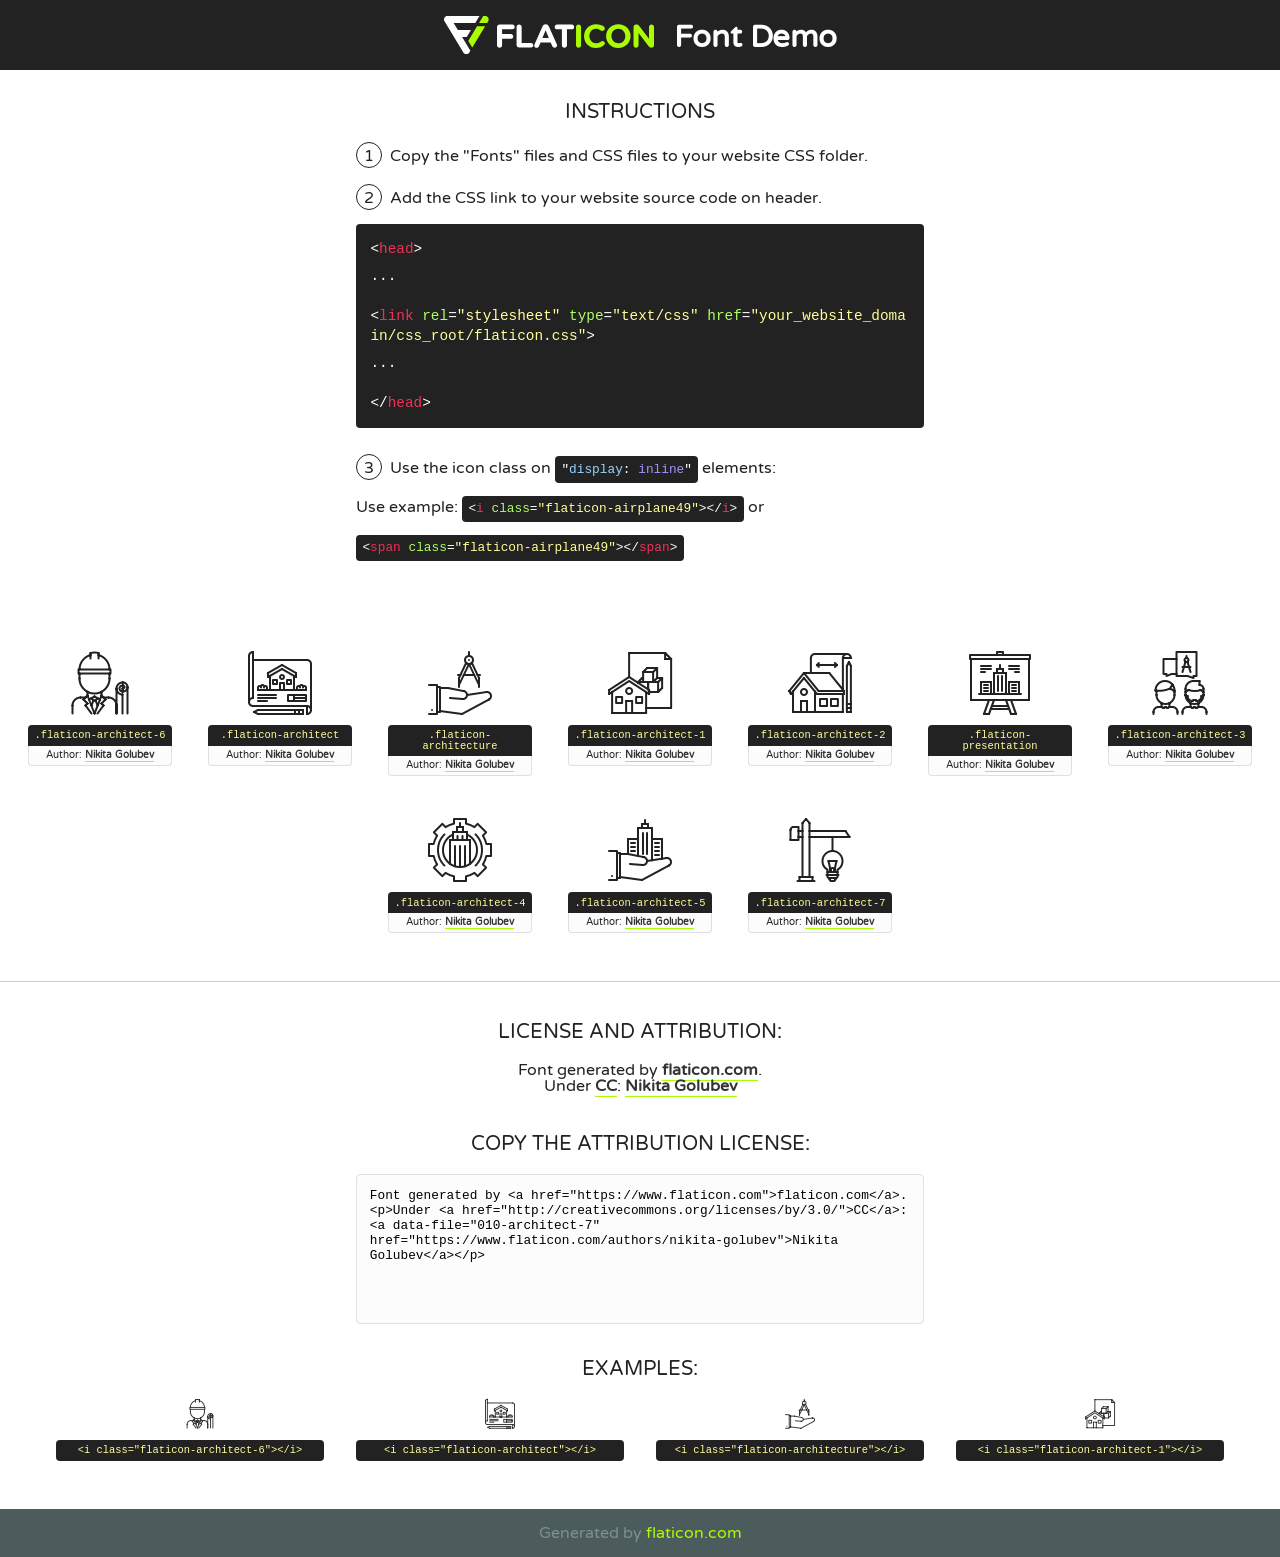
<file: fonts/flaticon/font/flaticon.html>
<!DOCTYPE html>
<!--
  Flaticon icon font: Flaticon
  Creation date: 02/08/2020 11:53
-->
<html>
<!DOCTYPE html>
<html>

<head>
    <title>Flaticon WebFont</title>
    <link href="http://fonts.googleapis.com/css?family=Varela+Round" rel="stylesheet" type="text/css" />
    <link rel="stylesheet" type="text/css" href="flaticon.css">
    <meta charset="UTF-8">
    <style>
    html, body, div, span, applet, object, iframe,
    h1, h2, h3, h4, h5, h6, p, blockquote, pre,
    a, abbr, acronym, address, big, cite, code,
    del, dfn, em, img, ins, kbd, q, s, samp,
    small, strike, strong, sub, sup, tt, var,
    b, u, i, center,
    dl, dt, dd, ol, ul, li,
    fieldset, form, label, legend,
    table, caption, tbody, tfoot, thead, tr, th, td,
    article, aside, canvas, details, embed, 
    figure, figcaption, footer, header, hgroup, 
    menu, nav, output, ruby, section, summary,
    time, mark, audio, video {
        margin: 0;
        padding: 0;
        border: 0;
        font-size: 100%;
        font: inherit;
        vertical-align: baseline;
    }
    /* HTML5 display-role reset for older browsers */
    article, aside, details, figcaption, figure, 
    footer, header, hgroup, menu, nav, section {
        display: block;
    }
    body {
        line-height: 1;
    }
    ol, ul {
        list-style: none;
    }
    blockquote, q {
        quotes: none;
    }
    blockquote:before, blockquote:after,
    q:before, q:after {
        content: '';
        content: none;
    }
    table {
        border-collapse: collapse;
        border-spacing: 0;
    }
    body {
        font-family: 'Varela Round', Helvetica, Arial, sans-serif;
        font-size: 16px;
        color: #222;
    }
    a {
        color: #333;
        border-bottom: 1px solid #a9fd00;
        font-weight: bold;
        text-decoration: none;
    }
    * {
        -moz-box-sizing: border-box;
        -webkit-box-sizing: border-box;
        box-sizing: border-box;
        margin: 0;
        padding: 0;
    }
    [class^="flaticon-"]:before, [class*=" flaticon-"]:before, [class^="flaticon-"]:after, [class*=" flaticon-"]:after {
        font-family: Flaticon;
        font-size: 30px;
        font-style: normal;
        margin-left: 20px;
        color: #333;
    }
    .wrapper {
        max-width: 600px;
        margin: auto;
        padding: 0 1em;
    }
    .title {
        font-size: 1.25em;
        text-align: center;
        margin-bottom: 1em;
        text-transform: uppercase;
    }
    header {
        text-align: center;
        background-color: #222;
        color: #fff;
        padding: 1em;
    }
    header .logo {
        width: 210px;
        height: 38px;
        display: inline-block;
        vertical-align: middle;
        margin-right: 1em;
        border: none;
    }
    header strong {
        font-size: 1.95em;
        font-weight: bold;
        vertical-align: middle;
        margin-top: 5px;
        display: inline-block;
    }
    .demo {
        margin: 2em auto;
        line-height: 1.25em;
    }
    .demo ul li {
        margin-bottom: 1em;
    }
    .demo ul li .num {
        color: #222;
        border-radius: 20px;
        display: inline-block;
        width: 26px;
        padding: 3px;
        height: 26px;
        text-align: center;
        margin-right: 0.5em;
        border: 1px solid #222;
    }
    .demo ul li code {
        background-color: #222;
        border-radius: 4px;
        padding: 0.25em 0.5em;
        display: inline-block;
        color: #fff;
        font-family: Consolas,Monaco,Lucida Console,Liberation Mono,DejaVu Sans Mono,Bitstream Vera Sans Mono,Courier New, monospace;
        font-weight: lighter;
        margin-top: 1em;
        font-size: 0.8em;
        word-break: break-all;
    }
    .demo ul li code.big {
        padding: 1em;
        font-size: 0.9em;
    }
    .demo ul li code .red {
        color: #EF3159;
    }
    .demo ul li code .green {
        color: #ACFF65;
    }
    .demo ul li code .yellow {
        color: #FFFF99;
    }
    .demo ul li code .blue {
        color: #99D3FF;
    }
    .demo ul li code .purple {
        color: #A295FF;
    }
    .demo ul li code .dots {
        margin-top: 0.5em;
        display: block;
    }
    #glyphs {
        border-bottom: 1px solid #ccc;
        padding: 2em 0;
        text-align: center;
    }
    .glyph {
        display: inline-block;
        width: 9em;
        margin: 1em;
        text-align: center;
        vertical-align: top;
        background: #FFF;
    }
    .glyph .glyph-icon {
        padding: 10px;
        display: block;
        font-family:"Flaticon";
        font-size: 64px;
        line-height: 1;
    }
    .glyph .glyph-icon:before {
        font-size: 64px;
        color: #222;
        margin-left: 0;
    }
    .class-name {
        font-size: 0.65em;
        background-color: #222;
        color: #fff;
        border-radius: 4px 4px 0 0;
        padding: 0.5em;
        color: #FFFF99;
        font-family: Consolas,Monaco,Lucida Console,Liberation Mono,DejaVu Sans Mono,Bitstream Vera Sans Mono,Courier New, monospace;
    }
    .author-name {
        font-size: 0.6em;
        background-color: #fcfcfd;
        border: 1px solid #DEDEE4;
        border-top: 0;
        border-radius: 0 0 4px 4px;
        padding: 0.5em;
    }
    .class-name:last-child {
        font-size: 10px;
        color:#888;
    }
    .class-name:last-child a {
        font-size: 10px;
        color:#555;
    }
    .class-name:last-child a:hover {
        color:#a9fd00;
    }
    .glyph > input {
        display: block;
        width: 100px;
        margin: 5px auto;
        text-align: center;
        font-size: 12px;
        cursor: text;
    }
    .glyph > input.icon-input {
        font-family:"Flaticon";
        font-size: 16px;
        margin-bottom: 10px;
    }
    .attribution .title {
        margin-top: 2em;
    }
    .attribution textarea {
        background-color: #fcfcfd;
        padding: 1em;
        border: none;
        box-shadow: none;
        border: 1px solid #DEDEE4;
        border-radius: 4px;
        resize: none;
        width: 100%;
        height: 150px;
        font-size: 0.8em;
        font-family: Consolas,Monaco,Lucida Console,Liberation Mono,DejaVu Sans Mono,Bitstream Vera Sans Mono,Courier New, monospace;
        -webkit-appearance: none;
    }
    .iconsuse {
        margin: 2em auto;
        text-align: center;
        max-width: 1200px;
    }
    .iconsuse:after {
        content: '';
        display: table;
        clear: both;
    }
    .iconsuse .image {
        float: left;
        width: 25%;
        padding: 0 1em;
    }
    .iconsuse .image p {
        margin-bottom: 1em;
    }
    .iconsuse .image span {
        display: block;
        font-size: 0.65em;
        background-color: #222;
        color: #fff;
        border-radius: 4px;
        padding: 0.5em;
        color: #FFFF99;
        margin-top: 1em;
        font-family: Consolas,Monaco,Lucida Console,Liberation Mono,DejaVu Sans Mono,Bitstream Vera Sans Mono,Courier New, monospace;
    }
    #footer {
        text-align: center;
        background-color: #4C5B5C;
        color: #7c9192;
        padding: 1em;
    }
    #footer a {
        border: none;
        color: #a9fd00;
        font-weight: normal;
    }
    @media (max-width: 960px) {
        .iconsuse .image {
            width: 50%;
        }
    }
    @media (max-width: 560px) {
        .iconsuse .image {
            width: 100%;
        }
    }
    </style>
</head>

<body class="characters-off">

    <header>
        <a href="https://www.flaticon.com" target="_blank" class="logo">
            <svg version="1.1" xmlns="http://www.w3.org/2000/svg" xmlns:xlink="http://www.w3.org/1999/xlink" xmlns:a="http://ns.adobe.com/AdobeSVGViewerExtensions/3.0/" viewBox="0 0 560.875 102.036" enable-background="new 0 0 560.875 102.036" xml:space="preserve">
                <defs>
                </defs>
                <g>
                    <g class="letters">
                        <path fill="#ffffff" d="M141.596,29.675c0-3.777,2.985-6.767,6.764-6.767h34.438c3.426,0,6.15,2.728,6.15,6.15
                        c0,3.43-2.724,6.149-6.15,6.149h-27.674v13.091h23.719c3.429,0,6.151,2.724,6.151,6.15c0,3.43-2.723,6.149-6.151,6.149h-23.719
                        v17.574c0,3.773-2.986,6.761-6.764,6.761c-3.779,0-6.764-2.989-6.764-6.761V29.675z"></path>
                        <path fill="#ffffff" d="M193.844,29.149c0-3.781,2.985-6.767,6.764-6.767c3.776,0,6.763,2.985,6.763,6.767v42.957h25.039
                        c3.426,0,6.149,2.726,6.149,6.153c0,3.425-2.723,6.15-6.149,6.15h-31.802c-3.779,0-6.764-2.986-6.764-6.768V29.149z"></path>
                        <path fill="#ffffff" d="M241.891,75.71l21.438-48.407c1.492-3.341,4.215-5.357,7.906-5.357h0.792
                        c3.686,0,6.323,2.017,7.815,5.357l21.439,48.407c0.436,0.967,0.701,1.845,0.701,2.723c0,3.602-2.809,6.501-6.414,6.501
                        c-3.161,0-5.269-1.845-6.499-4.655l-4.132-9.661h-27.059l-4.301,10.102c-1.144,2.631-3.426,4.214-6.237,4.214
                        c-3.517,0-6.24-2.81-6.24-6.325C241.1,77.64,241.451,76.677,241.891,75.71z M279.932,58.666l-8.521-20.297l-8.526,20.297H279.932
                        z"></path>
                        <path fill="#ffffff" d="M314.864,35.387H301.86c-3.429,0-6.239-2.813-6.239-6.238c0-3.429,2.811-6.24,6.239-6.24h39.533
                        c3.426,0,6.237,2.811,6.237,6.24c0,3.425-2.811,6.238-6.237,6.238h-13.001v42.785c0,3.773-2.99,6.761-6.764,6.761
                        c-3.779,0-6.764-2.989-6.764-6.761V35.387z"></path>
                        <path fill="#A9FD00" d="M352.615,29.149c0-3.781,2.985-6.767,6.767-6.767c3.774,0,6.761,2.985,6.761,6.767v49.024
                        c0,3.773-2.987,6.761-6.761,6.761c-3.781,0-6.767-2.989-6.767-6.761V29.149z"></path>
                        <path fill="#A9FD00" d="M374.132,53.836v-0.179c0-17.481,13.178-31.801,32.065-31.801c9.22,0,15.459,2.458,20.557,6.238
                        c1.402,1.054,2.637,2.985,2.637,5.357c0,3.692-2.985,6.59-6.681,6.59c-1.845,0-3.071-0.702-4.044-1.319
                        c-3.776-2.813-7.729-4.393-12.562-4.393c-10.364,0-17.831,8.611-17.831,19.154v0.173c0,10.542,7.291,19.329,17.831,19.329
                        c5.715,0,9.492-1.756,13.359-4.834c1.049-0.874,2.458-1.491,4.039-1.491c3.429,0,6.325,2.813,6.325,6.236
                        c0,2.106-1.056,3.78-2.282,4.834c-5.539,4.834-12.036,7.733-21.878,7.733C387.572,85.464,374.132,71.493,374.132,53.836z"></path>
                        <path fill="#A9FD00" d="M433.009,53.836v-0.179c0-17.481,13.79-31.801,32.766-31.801c18.981,0,32.592,14.143,32.592,31.628v0.173
                        c0,17.483-13.785,31.807-32.769,31.807C446.625,85.464,433.009,71.32,433.009,53.836z M484.224,53.836v-0.179
                        c0-10.539-7.725-19.326-18.626-19.326c-10.893,0-18.449,8.611-18.449,19.154v0.173c0,10.542,7.73,19.329,18.626,19.329
                        C476.676,72.986,484.224,64.378,484.224,53.836z"></path>
                        <path fill="#A9FD00" d="M506.233,29.321c0-3.774,2.99-6.763,6.767-6.763h1.401c3.252,0,5.183,1.583,7.029,3.953l26.093,34.265
                        V29.059c0-3.692,2.99-6.677,6.681-6.677c3.683,0,6.671,2.985,6.671,6.677v48.934c0,3.78-2.987,6.765-6.764,6.765h-0.436
                        c-3.257,0-5.188-1.581-7.034-3.953l-27.056-35.492v32.944c0,3.687-2.985,6.676-6.678,6.676c-3.683,0-6.673-2.989-6.673-6.676
                        V29.321z"></path>
                    </g>
                    <g class="insignia">
                        <path fill="#ffffff" d="M48.372,56.137h12.517l11.156-18.537H37.186L25.688,18.539h57.825L94.668,0H9.271
                        C5.925,0,2.842,1.801,1.198,4.716c-1.644,2.907-1.593,6.482,0.134,9.343l50.38,83.501c1.678,2.781,4.689,4.476,7.938,4.476
                        c3.246,0,6.257-1.695,7.935-4.476l2.898-4.804L48.372,56.137z"></path>
                        <g class="i">
                            <path fill="#A9FD00" d="M93.575,18.539h0.031v0.004l21.652,0.004l2.705-4.488c1.727-2.861,1.778-6.436,0.133-9.343
                            C116.454,1.801,113.371,0,110.026,0h-5.294L93.575,18.539z"></path>
                            <polygon fill="#A9FD00" points="88.291,27.356 64.725,66.486 75.519,84.404 109.942,27.356"></polygon>
                        </g>
                    </g>
                </g>
            </svg>
        </a>
        <strong>Font Demo</strong>
    </header>


    <section class="demo wrapper">

        <p class="title">Instructions</p>

        <ul>
            <li>
                <span class="num">1</span>Copy the "Fonts" files and CSS files to your website CSS folder.
            </li>
            <li>
                <span class="num">2</span>Add the CSS link to your website source code on header.
                <code class="big">
                    &lt;<span class="red">head</span>&gt;
                    <br/><span class="dots">...</span>
                    <br/>&lt;<span class="red">link</span> <span class="green">rel</span>=<span class="yellow">"stylesheet"</span> <span class="green">type</span>=<span class="yellow">"text/css"</span> <span class="green">href</span>=<span class="yellow">"your_website_domain/css_root/flaticon.css"</span>&gt;
                    <br/><span class="dots">...</span>
                    <br/>&lt;/<span class="red">head</span>&gt;
                </code>
            </li>

            <li>
                <p>
                    <span class="num">3</span>Use the icon class on <code>"<span class="blue">display</span>:<span class="purple"> inline</span>"</code> elements:
                    <br />
                    Use example: <code>&lt;<span class="red">i</span> <span class="green">class</span>=<span class="yellow">&quot;flaticon-airplane49&quot;</span>&gt;&lt;/<span class="red">i</span>&gt;</code> or <code>&lt;<span class="red">span</span> <span class="green">class</span>=<span class="yellow">&quot;flaticon-airplane49&quot;</span>&gt;&lt;/<span class="red">span</span>&gt;</code>
            </li>
        </ul>

    </section>




   <section id="glyphs">          
    
      
        <div class="glyph"><div class="glyph-icon flaticon-architect-6"></div>
            <div class="class-name">.flaticon-architect-6</div>
            <div class="author-name">Author: <a data-file="001-architect-6" href="https://www.flaticon.com/authors/nikita-golubev">Nikita Golubev</a> </div> 
        </div>        
        
        <div class="glyph"><div class="glyph-icon flaticon-architect"></div>
            <div class="class-name">.flaticon-architect</div>
            <div class="author-name">Author: <a data-file="002-architect" href="https://www.flaticon.com/authors/nikita-golubev">Nikita Golubev</a> </div> 
        </div>        
        
        <div class="glyph"><div class="glyph-icon flaticon-architecture"></div>
            <div class="class-name">.flaticon-architecture</div>
            <div class="author-name">Author: <a data-file="003-architecture" href="https://www.flaticon.com/authors/nikita-golubev">Nikita Golubev</a> </div> 
        </div>        
        
        <div class="glyph"><div class="glyph-icon flaticon-architect-1"></div>
            <div class="class-name">.flaticon-architect-1</div>
            <div class="author-name">Author: <a data-file="004-architect-1" href="https://www.flaticon.com/authors/nikita-golubev">Nikita Golubev</a> </div> 
        </div>        
        
        <div class="glyph"><div class="glyph-icon flaticon-architect-2"></div>
            <div class="class-name">.flaticon-architect-2</div>
            <div class="author-name">Author: <a data-file="005-architect-2" href="https://www.flaticon.com/authors/nikita-golubev">Nikita Golubev</a> </div> 
        </div>        
        
        <div class="glyph"><div class="glyph-icon flaticon-presentation"></div>
            <div class="class-name">.flaticon-presentation</div>
            <div class="author-name">Author: <a data-file="006-presentation" href="https://www.flaticon.com/authors/nikita-golubev">Nikita Golubev</a> </div> 
        </div>        
        
        <div class="glyph"><div class="glyph-icon flaticon-architect-3"></div>
            <div class="class-name">.flaticon-architect-3</div>
            <div class="author-name">Author: <a data-file="007-architect-3" href="https://www.flaticon.com/authors/nikita-golubev">Nikita Golubev</a> </div> 
        </div>        
        
        <div class="glyph"><div class="glyph-icon flaticon-architect-4"></div>
            <div class="class-name">.flaticon-architect-4</div>
            <div class="author-name">Author: <a data-file="008-architect-4" href="https://www.flaticon.com/authors/nikita-golubev">Nikita Golubev</a> </div> 
        </div>        
        
        <div class="glyph"><div class="glyph-icon flaticon-architect-5"></div>
            <div class="class-name">.flaticon-architect-5</div>
            <div class="author-name">Author: <a data-file="009-architect-5" href="https://www.flaticon.com/authors/nikita-golubev">Nikita Golubev</a> </div> 
        </div>        
        
        <div class="glyph"><div class="glyph-icon flaticon-architect-7"></div>
            <div class="class-name">.flaticon-architect-7</div>
            <div class="author-name">Author: <a data-file="010-architect-7" href="https://www.flaticon.com/authors/nikita-golubev">Nikita Golubev</a> </div> 
        </div>        
        

    </section>



    <section class="attribution wrapper"   style="text-align:center;">

      <div class="title">License and attribution:</div><div class="attrDiv">Font generated by <a href="https://www.flaticon.com">flaticon.com</a>. <div><p>Under <a href="http://creativecommons.org/licenses/by/3.0/">CC</a>: <a data-file="010-architect-7" href="https://www.flaticon.com/authors/nikita-golubev">Nikita Golubev</a></p>  </div>
      </div>
      <div class="title">Copy the Attribution License:</div>

    <textarea onclick="this.focus();this.select();">Font generated by &lt;a href=&quot;https://www.flaticon.com&quot;&gt;flaticon.com&lt;/a&gt;. <p>Under <a href="http://creativecommons.org/licenses/by/3.0/">CC</a>: <a data-file="010-architect-7" href="https://www.flaticon.com/authors/nikita-golubev">Nikita Golubev</a></p>  
     </textarea>

    </section>

    <section class="iconsuse">

          <div class="title">Examples:</div>            
             
            <div class="image">
                <p>
                    <i class="glyph-icon flaticon-architect-6"></i> 
                    <span>&lt;i class=&quot;flaticon-architect-6&quot;&gt;&lt;/i&gt;</span>
                </p>
            </div>
            
            <div class="image">
                <p>
                    <i class="glyph-icon flaticon-architect"></i> 
                    <span>&lt;i class=&quot;flaticon-architect&quot;&gt;&lt;/i&gt;</span>
                </p>
            </div>
            
            <div class="image">
                <p>
                    <i class="glyph-icon flaticon-architecture"></i> 
                    <span>&lt;i class=&quot;flaticon-architecture&quot;&gt;&lt;/i&gt;</span>
                </p>
            </div>
            
            <div class="image">
                <p>
                    <i class="glyph-icon flaticon-architect-1"></i> 
                    <span>&lt;i class=&quot;flaticon-architect-1&quot;&gt;&lt;/i&gt;</span>
                </p>
            </div>
                       
        </div>
                            
    </section>

<div id="footer">
    <div>Generated by <a href="https://www.flaticon.com">flaticon.com</a>
    </div>
</div>



</body>
</html>
</file>
<file: fonts/icomoon/style.css>
@font-face {
  font-family: 'icomoon';
  src:  url('fonts/icomoon.eot?10si43');
  src:  url('fonts/icomoon.eot?10si43#iefix') format('embedded-opentype'),
    url('fonts/icomoon.ttf?10si43') format('truetype'),
    url('fonts/icomoon.woff?10si43') format('woff'),
    url('fonts/icomoon.svg?10si43#icomoon') format('svg');
  font-weight: normal;
  font-style: normal;
}

[class^="icon-"], [class*=" icon-"] {
  /* use !important to prevent issues with browser extensions that change fonts */
  font-family: 'icomoon' !important;
  speak: none;
  font-style: normal;
  font-weight: normal;
  font-variant: normal;
  text-transform: none;
  line-height: 1;

  /* Better Font Rendering =========== */
  -webkit-font-smoothing: antialiased;
  -moz-osx-font-smoothing: grayscale;
}

.icon-asterisk:before {
  content: "\f069";
}
.icon-plus:before {
  content: "\f067";
}
.icon-question:before {
  content: "\f128";
}
.icon-minus:before {
  content: "\f068";
}
.icon-glass:before {
  content: "\f000";
}
.icon-music:before {
  content: "\f001";
}
.icon-search:before {
  content: "\f002";
}
.icon-envelope-o:before {
  content: "\f003";
}
.icon-heart:before {
  content: "\f004";
}
.icon-star:before {
  content: "\f005";
}
.icon-star-o:before {
  content: "\f006";
}
.icon-user:before {
  content: "\f007";
}
.icon-film:before {
  content: "\f008";
}
.icon-th-large:before {
  content: "\f009";
}
.icon-th:before {
  content: "\f00a";
}
.icon-th-list:before {
  content: "\f00b";
}
.icon-check:before {
  content: "\f00c";
}
.icon-close:before {
  content: "\f00d";
}
.icon-remove:before {
  content: "\f00d";
}
.icon-times:before {
  content: "\f00d";
}
.icon-search-plus:before {
  content: "\f00e";
}
.icon-search-minus:before {
  content: "\f010";
}
.icon-power-off:before {
  content: "\f011";
}
.icon-signal:before {
  content: "\f012";
}
.icon-cog:before {
  content: "\f013";
}
.icon-gear:before {
  content: "\f013";
}
.icon-trash-o:before {
  content: "\f014";
}
.icon-home:before {
  content: "\f015";
}
.icon-file-o:before {
  content: "\f016";
}
.icon-clock-o:before {
  content: "\f017";
}
.icon-road:before {
  content: "\f018";
}
.icon-download:before {
  content: "\f019";
}
.icon-arrow-circle-o-down:before {
  content: "\f01a";
}
.icon-arrow-circle-o-up:before {
  content: "\f01b";
}
.icon-inbox:before {
  content: "\f01c";
}
.icon-play-circle-o:before {
  content: "\f01d";
}
.icon-repeat:before {
  content: "\f01e";
}
.icon-rotate-right:before {
  content: "\f01e";
}
.icon-refresh:before {
  content: "\f021";
}
.icon-list-alt:before {
  content: "\f022";
}
.icon-lock:before {
  content: "\f023";
}
.icon-flag:before {
  content: "\f024";
}
.icon-headphones:before {
  content: "\f025";
}
.icon-volume-off:before {
  content: "\f026";
}
.icon-volume-down:before {
  content: "\f027";
}
.icon-volume-up:before {
  content: "\f028";
}
.icon-qrcode:before {
  content: "\f029";
}
.icon-barcode:before {
  content: "\f02a";
}
.icon-tag:before {
  content: "\f02b";
}
.icon-tags:before {
  content: "\f02c";
}
.icon-book:before {
  content: "\f02d";
}
.icon-bookmark:before {
  content: "\f02e";
}
.icon-print:before {
  content: "\f02f";
}
.icon-camera:before {
  content: "\f030";
}
.icon-font:before {
  content: "\f031";
}
.icon-bold:before {
  content: "\f032";
}
.icon-italic:before {
  content: "\f033";
}
.icon-text-height:before {
  content: "\f034";
}
.icon-text-width:before {
  content: "\f035";
}
.icon-align-left:before {
  content: "\f036";
}
.icon-align-center:before {
  content: "\f037";
}
.icon-align-right:before {
  content: "\f038";
}
.icon-align-justify:before {
  content: "\f039";
}
.icon-list:before {
  content: "\f03a";
}
.icon-dedent:before {
  content: "\f03b";
}
.icon-outdent:before {
  content: "\f03b";
}
.icon-indent:before {
  content: "\f03c";
}
.icon-video-camera:before {
  content: "\f03d";
}
.icon-image:before {
  content: "\f03e";
}
.icon-photo:before {
  content: "\f03e";
}
.icon-picture-o:before {
  content: "\f03e";
}
.icon-pencil:before {
  content: "\f040";
}
.icon-map-marker:before {
  content: "\f041";
}
.icon-adjust:before {
  content: "\f042";
}
.icon-tint:before {
  content: "\f043";
}
.icon-edit:before {
  content: "\f044";
}
.icon-pencil-square-o:before {
  content: "\f044";
}
.icon-share-square-o:before {
  content: "\f045";
}
.icon-check-square-o:before {
  content: "\f046";
}
.icon-arrows:before {
  content: "\f047";
}
.icon-step-backward:before {
  content: "\f048";
}
.icon-fast-backward:before {
  content: "\f049";
}
.icon-backward:before {
  content: "\f04a";
}
.icon-play:before {
  content: "\f04b";
}
.icon-pause:before {
  content: "\f04c";
}
.icon-stop:before {
  content: "\f04d";
}
.icon-forward:before {
  content: "\f04e";
}
.icon-fast-forward:before {
  content: "\f050";
}
.icon-step-forward:before {
  content: "\f051";
}
.icon-eject:before {
  content: "\f052";
}
.icon-chevron-left:before {
  content: "\f053";
}
.icon-chevron-right:before {
  content: "\f054";
}
.icon-plus-circle:before {
  content: "\f055";
}
.icon-minus-circle:before {
  content: "\f056";
}
.icon-times-circle:before {
  content: "\f057";
}
.icon-check-circle:before {
  content: "\f058";
}
.icon-question-circle:before {
  content: "\f059";
}
.icon-info-circle:before {
  content: "\f05a";
}
.icon-crosshairs:before {
  content: "\f05b";
}
.icon-times-circle-o:before {
  content: "\f05c";
}
.icon-check-circle-o:before {
  content: "\f05d";
}
.icon-ban:before {
  content: "\f05e";
}
.icon-arrow-left:before {
  content: "\f060";
}
.icon-arrow-right:before {
  content: "\f061";
}
.icon-arrow-up:before {
  content: "\f062";
}
.icon-arrow-down:before {
  content: "\f063";
}
.icon-mail-forward:before {
  content: "\f064";
}
.icon-share:before {
  content: "\f064";
}
.icon-expand:before {
  content: "\f065";
}
.icon-compress:before {
  content: "\f066";
}
.icon-exclamation-circle:before {
  content: "\f06a";
}
.icon-gift:before {
  content: "\f06b";
}
.icon-leaf:before {
  content: "\f06c";
}
.icon-fire:before {
  content: "\f06d";
}
.icon-eye:before {
  content: "\f06e";
}
.icon-eye-slash:before {
  content: "\f070";
}
.icon-exclamation-triangle:before {
  content: "\f071";
}
.icon-warning:before {
  content: "\f071";
}
.icon-plane:before {
  content: "\f072";
}
.icon-calendar:before {
  content: "\f073";
}
.icon-random:before {
  content: "\f074";
}
.icon-comment:before {
  content: "\f075";
}
.icon-magnet:before {
  content: "\f076";
}
.icon-chevron-up:before {
  content: "\f077";
}
.icon-chevron-down:before {
  content: "\f078";
}
.icon-retweet:before {
  content: "\f079";
}
.icon-shopping-cart:before {
  content: "\f07a";
}
.icon-folder:before {
  content: "\f07b";
}
.icon-folder-open:before {
  content: "\f07c";
}
.icon-arrows-v:before {
  content: "\f07d";
}
.icon-arrows-h:before {
  content: "\f07e";
}
.icon-bar-chart:before {
  content: "\f080";
}
.icon-bar-chart-o:before {
  content: "\f080";
}
.icon-twitter-square:before {
  content: "\f081";
}
.icon-facebook-square:before {
  content: "\f082";
}
.icon-camera-retro:before {
  content: "\f083";
}
.icon-key:before {
  content: "\f084";
}
.icon-cogs:before {
  content: "\f085";
}
.icon-gears:before {
  content: "\f085";
}
.icon-comments:before {
  content: "\f086";
}
.icon-thumbs-o-up:before {
  content: "\f087";
}
.icon-thumbs-o-down:before {
  content: "\f088";
}
.icon-star-half:before {
  content: "\f089";
}
.icon-heart-o:before {
  content: "\f08a";
}
.icon-sign-out:before {
  content: "\f08b";
}
.icon-linkedin-square:before {
  content: "\f08c";
}
.icon-thumb-tack:before {
  content: "\f08d";
}
.icon-external-link:before {
  content: "\f08e";
}
.icon-sign-in:before {
  content: "\f090";
}
.icon-trophy:before {
  content: "\f091";
}
.icon-github-square:before {
  content: "\f092";
}
.icon-upload:before {
  content: "\f093";
}
.icon-lemon-o:before {
  content: "\f094";
}
.icon-phone:before {
  content: "\f095";
}
.icon-square-o:before {
  content: "\f096";
}
.icon-bookmark-o:before {
  content: "\f097";
}
.icon-phone-square:before {
  content: "\f098";
}
.icon-twitter:before {
  content: "\f099";
}
.icon-facebook:before {
  content: "\f09a";
}
.icon-facebook-f:before {
  content: "\f09a";
}
.icon-github:before {
  content: "\f09b";
}
.icon-unlock:before {
  content: "\f09c";
}
.icon-credit-card:before {
  content: "\f09d";
}
.icon-feed:before {
  content: "\f09e";
}
.icon-rss:before {
  content: "\f09e";
}
.icon-hdd-o:before {
  content: "\f0a0";
}
.icon-bullhorn:before {
  content: "\f0a1";
}
.icon-bell-o:before {
  content: "\f0a2";
}
.icon-certificate:before {
  content: "\f0a3";
}
.icon-hand-o-right:before {
  content: "\f0a4";
}
.icon-hand-o-left:before {
  content: "\f0a5";
}
.icon-hand-o-up:before {
  content: "\f0a6";
}
.icon-hand-o-down:before {
  content: "\f0a7";
}
.icon-arrow-circle-left:before {
  content: "\f0a8";
}
.icon-arrow-circle-right:before {
  content: "\f0a9";
}
.icon-arrow-circle-up:before {
  content: "\f0aa";
}
.icon-arrow-circle-down:before {
  content: "\f0ab";
}
.icon-globe:before {
  content: "\f0ac";
}
.icon-wrench:before {
  content: "\f0ad";
}
.icon-tasks:before {
  content: "\f0ae";
}
.icon-filter:before {
  content: "\f0b0";
}
.icon-briefcase:before {
  content: "\f0b1";
}
.icon-arrows-alt:before {
  content: "\f0b2";
}
.icon-group:before {
  content: "\f0c0";
}
.icon-users:before {
  content: "\f0c0";
}
.icon-chain:before {
  content: "\f0c1";
}
.icon-link:before {
  content: "\f0c1";
}
.icon-cloud:before {
  content: "\f0c2";
}
.icon-flask:before {
  content: "\f0c3";
}
.icon-cut:before {
  content: "\f0c4";
}
.icon-scissors:before {
  content: "\f0c4";
}
.icon-copy:before {
  content: "\f0c5";
}
.icon-files-o:before {
  content: "\f0c5";
}
.icon-paperclip:before {
  content: "\f0c6";
}
.icon-floppy-o:before {
  content: "\f0c7";
}
.icon-save:before {
  content: "\f0c7";
}
.icon-square:before {
  content: "\f0c8";
}
.icon-bars:before {
  content: "\f0c9";
}
.icon-navicon:before {
  content: "\f0c9";
}
.icon-reorder:before {
  content: "\f0c9";
}
.icon-list-ul:before {
  content: "\f0ca";
}
.icon-list-ol:before {
  content: "\f0cb";
}
.icon-strikethrough:before {
  content: "\f0cc";
}
.icon-underline:before {
  content: "\f0cd";
}
.icon-table:before {
  content: "\f0ce";
}
.icon-magic:before {
  content: "\f0d0";
}
.icon-truck:before {
  content: "\f0d1";
}
.icon-pinterest:before {
  content: "\f0d2";
}
.icon-pinterest-square:before {
  content: "\f0d3";
}
.icon-google-plus-square:before {
  content: "\f0d4";
}
.icon-google-plus:before {
  content: "\f0d5";
}
.icon-money:before {
  content: "\f0d6";
}
.icon-caret-down:before {
  content: "\f0d7";
}
.icon-caret-up:before {
  content: "\f0d8";
}
.icon-caret-left:before {
  content: "\f0d9";
}
.icon-caret-right:before {
  content: "\f0da";
}
.icon-columns:before {
  content: "\f0db";
}
.icon-sort:before {
  content: "\f0dc";
}
.icon-unsorted:before {
  content: "\f0dc";
}
.icon-sort-desc:before {
  content: "\f0dd";
}
.icon-sort-down:before {
  content: "\f0dd";
}
.icon-sort-asc:before {
  content: "\f0de";
}
.icon-sort-up:before {
  content: "\f0de";
}
.icon-envelope:before {
  content: "\f0e0";
}
.icon-linkedin:before {
  content: "\f0e1";
}
.icon-rotate-left:before {
  content: "\f0e2";
}
.icon-undo:before {
  content: "\f0e2";
}
.icon-gavel:before {
  content: "\f0e3";
}
.icon-legal:before {
  content: "\f0e3";
}
.icon-dashboard:before {
  content: "\f0e4";
}
.icon-tachometer:before {
  content: "\f0e4";
}
.icon-comment-o:before {
  content: "\f0e5";
}
.icon-comments-o:before {
  content: "\f0e6";
}
.icon-bolt:before {
  content: "\f0e7";
}
.icon-flash:before {
  content: "\f0e7";
}
.icon-sitemap:before {
  content: "\f0e8";
}
.icon-umbrella:before {
  content: "\f0e9";
}
.icon-clipboard:before {
  content: "\f0ea";
}
.icon-paste:before {
  content: "\f0ea";
}
.icon-lightbulb-o:before {
  content: "\f0eb";
}
.icon-exchange:before {
  content: "\f0ec";
}
.icon-cloud-download:before {
  content: "\f0ed";
}
.icon-cloud-upload:before {
  content: "\f0ee";
}
.icon-user-md:before {
  content: "\f0f0";
}
.icon-stethoscope:before {
  content: "\f0f1";
}
.icon-suitcase:before {
  content: "\f0f2";
}
.icon-bell:before {
  content: "\f0f3";
}
.icon-coffee:before {
  content: "\f0f4";
}
.icon-cutlery:before {
  content: "\f0f5";
}
.icon-file-text-o:before {
  content: "\f0f6";
}
.icon-building-o:before {
  content: "\f0f7";
}
.icon-hospital-o:before {
  content: "\f0f8";
}
.icon-ambulance:before {
  content: "\f0f9";
}
.icon-medkit:before {
  content: "\f0fa";
}
.icon-fighter-jet:before {
  content: "\f0fb";
}
.icon-beer:before {
  content: "\f0fc";
}
.icon-h-square:before {
  content: "\f0fd";
}
.icon-plus-square:before {
  content: "\f0fe";
}
.icon-angle-double-left:before {
  content: "\f100";
}
.icon-angle-double-right:before {
  content: "\f101";
}
.icon-angle-double-up:before {
  content: "\f102";
}
.icon-angle-double-down:before {
  content: "\f103";
}
.icon-angle-left:before {
  content: "\f104";
}
.icon-angle-right:before {
  content: "\f105";
}
.icon-angle-up:before {
  content: "\f106";
}
.icon-angle-down:before {
  content: "\f107";
}
.icon-desktop:before {
  content: "\f108";
}
.icon-laptop:before {
  content: "\f109";
}
.icon-tablet:before {
  content: "\f10a";
}
.icon-mobile:before {
  content: "\f10b";
}
.icon-mobile-phone:before {
  content: "\f10b";
}
.icon-circle-o:before {
  content: "\f10c";
}
.icon-quote-left:before {
  content: "\f10d";
}
.icon-quote-right:before {
  content: "\f10e";
}
.icon-spinner:before {
  content: "\f110";
}
.icon-circle:before {
  content: "\f111";
}
.icon-mail-reply:before {
  content: "\f112";
}
.icon-reply:before {
  content: "\f112";
}
.icon-github-alt:before {
  content: "\f113";
}
.icon-folder-o:before {
  content: "\f114";
}
.icon-folder-open-o:before {
  content: "\f115";
}
.icon-smile-o:before {
  content: "\f118";
}
.icon-frown-o:before {
  content: "\f119";
}
.icon-meh-o:before {
  content: "\f11a";
}
.icon-gamepad:before {
  content: "\f11b";
}
.icon-keyboard-o:before {
  content: "\f11c";
}
.icon-flag-o:before {
  content: "\f11d";
}
.icon-flag-checkered:before {
  content: "\f11e";
}
.icon-terminal:before {
  content: "\f120";
}
.icon-code:before {
  content: "\f121";
}
.icon-mail-reply-all:before {
  content: "\f122";
}
.icon-reply-all:before {
  content: "\f122";
}
.icon-star-half-empty:before {
  content: "\f123";
}
.icon-star-half-full:before {
  content: "\f123";
}
.icon-star-half-o:before {
  content: "\f123";
}
.icon-location-arrow:before {
  content: "\f124";
}
.icon-crop:before {
  content: "\f125";
}
.icon-code-fork:before {
  content: "\f126";
}
.icon-chain-broken:before {
  content: "\f127";
}
.icon-unlink:before {
  content: "\f127";
}
.icon-info:before {
  content: "\f129";
}
.icon-exclamation:before {
  content: "\f12a";
}
.icon-superscript:before {
  content: "\f12b";
}
.icon-subscript:before {
  content: "\f12c";
}
.icon-eraser:before {
  content: "\f12d";
}
.icon-puzzle-piece:before {
  content: "\f12e";
}
.icon-microphone:before {
  content: "\f130";
}
.icon-microphone-slash:before {
  content: "\f131";
}
.icon-shield:before {
  content: "\f132";
}
.icon-calendar-o:before {
  content: "\f133";
}
.icon-fire-extinguisher:before {
  content: "\f134";
}
.icon-rocket:before {
  content: "\f135";
}
.icon-maxcdn:before {
  content: "\f136";
}
.icon-chevron-circle-left:before {
  content: "\f137";
}
.icon-chevron-circle-right:before {
  content: "\f138";
}
.icon-chevron-circle-up:before {
  content: "\f139";
}
.icon-chevron-circle-down:before {
  content: "\f13a";
}
.icon-html5:before {
  content: "\f13b";
}
.icon-css3:before {
  content: "\f13c";
}
.icon-anchor:before {
  content: "\f13d";
}
.icon-unlock-alt:before {
  content: "\f13e";
}
.icon-bullseye:before {
  content: "\f140";
}
.icon-ellipsis-h:before {
  content: "\f141";
}
.icon-ellipsis-v:before {
  content: "\f142";
}
.icon-rss-square:before {
  content: "\f143";
}
.icon-play-circle:before {
  content: "\f144";
}
.icon-ticket:before {
  content: "\f145";
}
.icon-minus-square:before {
  content: "\f146";
}
.icon-minus-square-o:before {
  content: "\f147";
}
.icon-level-up:before {
  content: "\f148";
}
.icon-level-down:before {
  content: "\f149";
}
.icon-check-square:before {
  content: "\f14a";
}
.icon-pencil-square:before {
  content: "\f14b";
}
.icon-external-link-square:before {
  content: "\f14c";
}
.icon-share-square:before {
  content: "\f14d";
}
.icon-compass:before {
  content: "\f14e";
}
.icon-caret-square-o-down:before {
  content: "\f150";
}
.icon-toggle-down:before {
  content: "\f150";
}
.icon-caret-square-o-up:before {
  content: "\f151";
}
.icon-toggle-up:before {
  content: "\f151";
}
.icon-caret-square-o-right:before {
  content: "\f152";
}
.icon-toggle-right:before {
  content: "\f152";
}
.icon-eur:before {
  content: "\f153";
}
.icon-euro:before {
  content: "\f153";
}
.icon-gbp:before {
  content: "\f154";
}
.icon-dollar:before {
  content: "\f155";
}
.icon-usd:before {
  content: "\f155";
}
.icon-inr:before {
  content: "\f156";
}
.icon-rupee:before {
  content: "\f156";
}
.icon-cny:before {
  content: "\f157";
}
.icon-jpy:before {
  content: "\f157";
}
.icon-rmb:before {
  content: "\f157";
}
.icon-yen:before {
  content: "\f157";
}
.icon-rouble:before {
  content: "\f158";
}
.icon-rub:before {
  content: "\f158";
}
.icon-ruble:before {
  content: "\f158";
}
.icon-krw:before {
  content: "\f159";
}
.icon-won:before {
  content: "\f159";
}
.icon-bitcoin:before {
  content: "\f15a";
}
.icon-btc:before {
  content: "\f15a";
}
.icon-file:before {
  content: "\f15b";
}
.icon-file-text:before {
  content: "\f15c";
}
.icon-sort-alpha-asc:before {
  content: "\f15d";
}
.icon-sort-alpha-desc:before {
  content: "\f15e";
}
.icon-sort-amount-asc:before {
  content: "\f160";
}
.icon-sort-amount-desc:before {
  content: "\f161";
}
.icon-sort-numeric-asc:before {
  content: "\f162";
}
.icon-sort-numeric-desc:before {
  content: "\f163";
}
.icon-thumbs-up:before {
  content: "\f164";
}
.icon-thumbs-down:before {
  content: "\f165";
}
.icon-youtube-square:before {
  content: "\f166";
}
.icon-youtube:before {
  content: "\f167";
}
.icon-xing:before {
  content: "\f168";
}
.icon-xing-square:before {
  content: "\f169";
}
.icon-youtube-play:before {
  content: "\f16a";
}
.icon-dropbox:before {
  content: "\f16b";
}
.icon-stack-overflow:before {
  content: "\f16c";
}
.icon-instagram:before {
  content: "\f16d";
}
.icon-flickr:before {
  content: "\f16e";
}
.icon-adn:before {
  content: "\f170";
}
.icon-bitbucket:before {
  content: "\f171";
}
.icon-bitbucket-square:before {
  content: "\f172";
}
.icon-tumblr:before {
  content: "\f173";
}
.icon-tumblr-square:before {
  content: "\f174";
}
.icon-long-arrow-down:before {
  content: "\f175";
}
.icon-long-arrow-up:before {
  content: "\f176";
}
.icon-long-arrow-left:before {
  content: "\f177";
}
.icon-long-arrow-right:before {
  content: "\f178";
}
.icon-apple:before {
  content: "\f179";
}
.icon-windows:before {
  content: "\f17a";
}
.icon-android:before {
  content: "\f17b";
}
.icon-linux:before {
  content: "\f17c";
}
.icon-dribbble:before {
  content: "\f17d";
}
.icon-skype:before {
  content: "\f17e";
}
.icon-foursquare:before {
  content: "\f180";
}
.icon-trello:before {
  content: "\f181";
}
.icon-female:before {
  content: "\f182";
}
.icon-male:before {
  content: "\f183";
}
.icon-gittip:before {
  content: "\f184";
}
.icon-gratipay:before {
  content: "\f184";
}
.icon-sun-o:before {
  content: "\f185";
}
.icon-moon-o:before {
  content: "\f186";
}
.icon-archive:before {
  content: "\f187";
}
.icon-bug:before {
  content: "\f188";
}
.icon-vk:before {
  content: "\f189";
}
.icon-weibo:before {
  content: "\f18a";
}
.icon-renren:before {
  content: "\f18b";
}
.icon-pagelines:before {
  content: "\f18c";
}
.icon-stack-exchange:before {
  content: "\f18d";
}
.icon-arrow-circle-o-right:before {
  content: "\f18e";
}
.icon-arrow-circle-o-left:before {
  content: "\f190";
}
.icon-caret-square-o-left:before {
  content: "\f191";
}
.icon-toggle-left:before {
  content: "\f191";
}
.icon-dot-circle-o:before {
  content: "\f192";
}
.icon-wheelchair:before {
  content: "\f193";
}
.icon-vimeo-square:before {
  content: "\f194";
}
.icon-try:before {
  content: "\f195";
}
.icon-turkish-lira:before {
  content: "\f195";
}
.icon-plus-square-o:before {
  content: "\f196";
}
.icon-space-shuttle:before {
  content: "\f197";
}
.icon-slack:before {
  content: "\f198";
}
.icon-envelope-square:before {
  content: "\f199";
}
.icon-wordpress:before {
  content: "\f19a";
}
.icon-openid:before {
  content: "\f19b";
}
.icon-bank:before {
  content: "\f19c";
}
.icon-institution:before {
  content: "\f19c";
}
.icon-university:before {
  content: "\f19c";
}
.icon-graduation-cap:before {
  content: "\f19d";
}
.icon-mortar-board:before {
  content: "\f19d";
}
.icon-yahoo:before {
  content: "\f19e";
}
.icon-google:before {
  content: "\f1a0";
}
.icon-reddit:before {
  content: "\f1a1";
}
.icon-reddit-square:before {
  content: "\f1a2";
}
.icon-stumbleupon-circle:before {
  content: "\f1a3";
}
.icon-stumbleupon:before {
  content: "\f1a4";
}
.icon-delicious:before {
  content: "\f1a5";
}
.icon-digg:before {
  content: "\f1a6";
}
.icon-pied-piper-pp:before {
  content: "\f1a7";
}
.icon-pied-piper-alt:before {
  content: "\f1a8";
}
.icon-drupal:before {
  content: "\f1a9";
}
.icon-joomla:before {
  content: "\f1aa";
}
.icon-language:before {
  content: "\f1ab";
}
.icon-fax:before {
  content: "\f1ac";
}
.icon-building:before {
  content: "\f1ad";
}
.icon-child:before {
  content: "\f1ae";
}
.icon-paw:before {
  content: "\f1b0";
}
.icon-spoon:before {
  content: "\f1b1";
}
.icon-cube:before {
  content: "\f1b2";
}
.icon-cubes:before {
  content: "\f1b3";
}
.icon-behance:before {
  content: "\f1b4";
}
.icon-behance-square:before {
  content: "\f1b5";
}
.icon-steam:before {
  content: "\f1b6";
}
.icon-steam-square:before {
  content: "\f1b7";
}
.icon-recycle:before {
  content: "\f1b8";
}
.icon-automobile:before {
  content: "\f1b9";
}
.icon-car:before {
  content: "\f1b9";
}
.icon-cab:before {
  content: "\f1ba";
}
.icon-taxi:before {
  content: "\f1ba";
}
.icon-tree:before {
  content: "\f1bb";
}
.icon-spotify:before {
  content: "\f1bc";
}
.icon-deviantart:before {
  content: "\f1bd";
}
.icon-soundcloud:before {
  content: "\f1be";
}
.icon-database:before {
  content: "\f1c0";
}
.icon-file-pdf-o:before {
  content: "\f1c1";
}
.icon-file-word-o:before {
  content: "\f1c2";
}
.icon-file-excel-o:before {
  content: "\f1c3";
}
.icon-file-powerpoint-o:before {
  content: "\f1c4";
}
.icon-file-image-o:before {
  content: "\f1c5";
}
.icon-file-photo-o:before {
  content: "\f1c5";
}
.icon-file-picture-o:before {
  content: "\f1c5";
}
.icon-file-archive-o:before {
  content: "\f1c6";
}
.icon-file-zip-o:before {
  content: "\f1c6";
}
.icon-file-audio-o:before {
  content: "\f1c7";
}
.icon-file-sound-o:before {
  content: "\f1c7";
}
.icon-file-movie-o:before {
  content: "\f1c8";
}
.icon-file-video-o:before {
  content: "\f1c8";
}
.icon-file-code-o:before {
  content: "\f1c9";
}
.icon-vine:before {
  content: "\f1ca";
}
.icon-codepen:before {
  content: "\f1cb";
}
.icon-jsfiddle:before {
  content: "\f1cc";
}
.icon-life-bouy:before {
  content: "\f1cd";
}
.icon-life-buoy:before {
  content: "\f1cd";
}
.icon-life-ring:before {
  content: "\f1cd";
}
.icon-life-saver:before {
  content: "\f1cd";
}
.icon-support:before {
  content: "\f1cd";
}
.icon-circle-o-notch:before {
  content: "\f1ce";
}
.icon-ra:before {
  content: "\f1d0";
}
.icon-rebel:before {
  content: "\f1d0";
}
.icon-resistance:before {
  content: "\f1d0";
}
.icon-empire:before {
  content: "\f1d1";
}
.icon-ge:before {
  content: "\f1d1";
}
.icon-git-square:before {
  content: "\f1d2";
}
.icon-git:before {
  content: "\f1d3";
}
.icon-hacker-news:before {
  content: "\f1d4";
}
.icon-y-combinator-square:before {
  content: "\f1d4";
}
.icon-yc-square:before {
  content: "\f1d4";
}
.icon-tencent-weibo:before {
  content: "\f1d5";
}
.icon-qq:before {
  content: "\f1d6";
}
.icon-wechat:before {
  content: "\f1d7";
}
.icon-weixin:before {
  content: "\f1d7";
}
.icon-paper-plane:before {
  content: "\f1d8";
}
.icon-send:before {
  content: "\f1d8";
}
.icon-paper-plane-o:before {
  content: "\f1d9";
}
.icon-send-o:before {
  content: "\f1d9";
}
.icon-history:before {
  content: "\f1da";
}
.icon-circle-thin:before {
  content: "\f1db";
}
.icon-header:before {
  content: "\f1dc";
}
.icon-paragraph:before {
  content: "\f1dd";
}
.icon-sliders:before {
  content: "\f1de";
}
.icon-share-alt:before {
  content: "\f1e0";
}
.icon-share-alt-square:before {
  content: "\f1e1";
}
.icon-bomb:before {
  content: "\f1e2";
}
.icon-futbol-o:before {
  content: "\f1e3";
}
.icon-soccer-ball-o:before {
  content: "\f1e3";
}
.icon-tty:before {
  content: "\f1e4";
}
.icon-binoculars:before {
  content: "\f1e5";
}
.icon-plug:before {
  content: "\f1e6";
}
.icon-slideshare:before {
  content: "\f1e7";
}
.icon-twitch:before {
  content: "\f1e8";
}
.icon-yelp:before {
  content: "\f1e9";
}
.icon-newspaper-o:before {
  content: "\f1ea";
}
.icon-wifi:before {
  content: "\f1eb";
}
.icon-calculator:before {
  content: "\f1ec";
}
.icon-paypal:before {
  content: "\f1ed";
}
.icon-google-wallet:before {
  content: "\f1ee";
}
.icon-cc-visa:before {
  content: "\f1f0";
}
.icon-cc-mastercard:before {
  content: "\f1f1";
}
.icon-cc-discover:before {
  content: "\f1f2";
}
.icon-cc-amex:before {
  content: "\f1f3";
}
.icon-cc-paypal:before {
  content: "\f1f4";
}
.icon-cc-stripe:before {
  content: "\f1f5";
}
.icon-bell-slash:before {
  content: "\f1f6";
}
.icon-bell-slash-o:before {
  content: "\f1f7";
}
.icon-trash:before {
  content: "\f1f8";
}
.icon-copyright:before {
  content: "\f1f9";
}
.icon-at:before {
  content: "\f1fa";
}
.icon-eyedropper:before {
  content: "\f1fb";
}
.icon-paint-brush:before {
  content: "\f1fc";
}
.icon-birthday-cake:before {
  content: "\f1fd";
}
.icon-area-chart:before {
  content: "\f1fe";
}
.icon-pie-chart:before {
  content: "\f200";
}
.icon-line-chart:before {
  content: "\f201";
}
.icon-lastfm:before {
  content: "\f202";
}
.icon-lastfm-square:before {
  content: "\f203";
}
.icon-toggle-off:before {
  content: "\f204";
}
.icon-toggle-on:before {
  content: "\f205";
}
.icon-bicycle:before {
  content: "\f206";
}
.icon-bus:before {
  content: "\f207";
}
.icon-ioxhost:before {
  content: "\f208";
}
.icon-angellist:before {
  content: "\f209";
}
.icon-cc:before {
  content: "\f20a";
}
.icon-ils:before {
  content: "\f20b";
}
.icon-shekel:before {
  content: "\f20b";
}
.icon-sheqel:before {
  content: "\f20b";
}
.icon-meanpath:before {
  content: "\f20c";
}
.icon-buysellads:before {
  content: "\f20d";
}
.icon-connectdevelop:before {
  content: "\f20e";
}
.icon-dashcube:before {
  content: "\f210";
}
.icon-forumbee:before {
  content: "\f211";
}
.icon-leanpub:before {
  content: "\f212";
}
.icon-sellsy:before {
  content: "\f213";
}
.icon-shirtsinbulk:before {
  content: "\f214";
}
.icon-simplybuilt:before {
  content: "\f215";
}
.icon-skyatlas:before {
  content: "\f216";
}
.icon-cart-plus:before {
  content: "\f217";
}
.icon-cart-arrow-down:before {
  content: "\f218";
}
.icon-diamond:before {
  content: "\f219";
}
.icon-ship:before {
  content: "\f21a";
}
.icon-user-secret:before {
  content: "\f21b";
}
.icon-motorcycle:before {
  content: "\f21c";
}
.icon-street-view:before {
  content: "\f21d";
}
.icon-heartbeat:before {
  content: "\f21e";
}
.icon-venus:before {
  content: "\f221";
}
.icon-mars:before {
  content: "\f222";
}
.icon-mercury:before {
  content: "\f223";
}
.icon-intersex:before {
  content: "\f224";
}
.icon-transgender:before {
  content: "\f224";
}
.icon-transgender-alt:before {
  content: "\f225";
}
.icon-venus-double:before {
  content: "\f226";
}
.icon-mars-double:before {
  content: "\f227";
}
.icon-venus-mars:before {
  content: "\f228";
}
.icon-mars-stroke:before {
  content: "\f229";
}
.icon-mars-stroke-v:before {
  content: "\f22a";
}
.icon-mars-stroke-h:before {
  content: "\f22b";
}
.icon-neuter:before {
  content: "\f22c";
}
.icon-genderless:before {
  content: "\f22d";
}
.icon-facebook-official:before {
  content: "\f230";
}
.icon-pinterest-p:before {
  content: "\f231";
}
.icon-whatsapp:before {
  content: "\f232";
}
.icon-server:before {
  content: "\f233";
}
.icon-user-plus:before {
  content: "\f234";
}
.icon-user-times:before {
  content: "\f235";
}
.icon-bed:before {
  content: "\f236";
}
.icon-hotel:before {
  content: "\f236";
}
.icon-viacoin:before {
  content: "\f237";
}
.icon-train:before {
  content: "\f238";
}
.icon-subway:before {
  content: "\f239";
}
.icon-medium:before {
  content: "\f23a";
}
.icon-y-combinator:before {
  content: "\f23b";
}
.icon-yc:before {
  content: "\f23b";
}
.icon-optin-monster:before {
  content: "\f23c";
}
.icon-opencart:before {
  content: "\f23d";
}
.icon-expeditedssl:before {
  content: "\f23e";
}
.icon-battery:before {
  content: "\f240";
}
.icon-battery-4:before {
  content: "\f240";
}
.icon-battery-full:before {
  content: "\f240";
}
.icon-battery-3:before {
  content: "\f241";
}
.icon-battery-three-quarters:before {
  content: "\f241";
}
.icon-battery-2:before {
  content: "\f242";
}
.icon-battery-half:before {
  content: "\f242";
}
.icon-battery-1:before {
  content: "\f243";
}
.icon-battery-quarter:before {
  content: "\f243";
}
.icon-battery-0:before {
  content: "\f244";
}
.icon-battery-empty:before {
  content: "\f244";
}
.icon-mouse-pointer:before {
  content: "\f245";
}
.icon-i-cursor:before {
  content: "\f246";
}
.icon-object-group:before {
  content: "\f247";
}
.icon-object-ungroup:before {
  content: "\f248";
}
.icon-sticky-note:before {
  content: "\f249";
}
.icon-sticky-note-o:before {
  content: "\f24a";
}
.icon-cc-jcb:before {
  content: "\f24b";
}
.icon-cc-diners-club:before {
  content: "\f24c";
}
.icon-clone:before {
  content: "\f24d";
}
.icon-balance-scale:before {
  content: "\f24e";
}
.icon-hourglass-o:before {
  content: "\f250";
}
.icon-hourglass-1:before {
  content: "\f251";
}
.icon-hourglass-start:before {
  content: "\f251";
}
.icon-hourglass-2:before {
  content: "\f252";
}
.icon-hourglass-half:before {
  content: "\f252";
}
.icon-hourglass-3:before {
  content: "\f253";
}
.icon-hourglass-end:before {
  content: "\f253";
}
.icon-hourglass:before {
  content: "\f254";
}
.icon-hand-grab-o:before {
  content: "\f255";
}
.icon-hand-rock-o:before {
  content: "\f255";
}
.icon-hand-paper-o:before {
  content: "\f256";
}
.icon-hand-stop-o:before {
  content: "\f256";
}
.icon-hand-scissors-o:before {
  content: "\f257";
}
.icon-hand-lizard-o:before {
  content: "\f258";
}
.icon-hand-spock-o:before {
  content: "\f259";
}
.icon-hand-pointer-o:before {
  content: "\f25a";
}
.icon-hand-peace-o:before {
  content: "\f25b";
}
.icon-trademark:before {
  content: "\f25c";
}
.icon-registered:before {
  content: "\f25d";
}
.icon-creative-commons:before {
  content: "\f25e";
}
.icon-gg:before {
  content: "\f260";
}
.icon-gg-circle:before {
  content: "\f261";
}
.icon-tripadvisor:before {
  content: "\f262";
}
.icon-odnoklassniki:before {
  content: "\f263";
}
.icon-odnoklassniki-square:before {
  content: "\f264";
}
.icon-get-pocket:before {
  content: "\f265";
}
.icon-wikipedia-w:before {
  content: "\f266";
}
.icon-safari:before {
  content: "\f267";
}
.icon-chrome:before {
  content: "\f268";
}
.icon-firefox:before {
  content: "\f269";
}
.icon-opera:before {
  content: "\f26a";
}
.icon-internet-explorer:before {
  content: "\f26b";
}
.icon-television:before {
  content: "\f26c";
}
.icon-tv:before {
  content: "\f26c";
}
.icon-contao:before {
  content: "\f26d";
}
.icon-500px:before {
  content: "\f26e";
}
.icon-amazon:before {
  content: "\f270";
}
.icon-calendar-plus-o:before {
  content: "\f271";
}
.icon-calendar-minus-o:before {
  content: "\f272";
}
.icon-calendar-times-o:before {
  content: "\f273";
}
.icon-calendar-check-o:before {
  content: "\f274";
}
.icon-industry:before {
  content: "\f275";
}
.icon-map-pin:before {
  content: "\f276";
}
.icon-map-signs:before {
  content: "\f277";
}
.icon-map-o:before {
  content: "\f278";
}
.icon-map:before {
  content: "\f279";
}
.icon-commenting:before {
  content: "\f27a";
}
.icon-commenting-o:before {
  content: "\f27b";
}
.icon-houzz:before {
  content: "\f27c";
}
.icon-vimeo:before {
  content: "\f27d";
}
.icon-black-tie:before {
  content: "\f27e";
}
.icon-fonticons:before {
  content: "\f280";
}
.icon-reddit-alien:before {
  content: "\f281";
}
.icon-edge:before {
  content: "\f282";
}
.icon-credit-card-alt:before {
  content: "\f283";
}
.icon-codiepie:before {
  content: "\f284";
}
.icon-modx:before {
  content: "\f285";
}
.icon-fort-awesome:before {
  content: "\f286";
}
.icon-usb:before {
  content: "\f287";
}
.icon-product-hunt:before {
  content: "\f288";
}
.icon-mixcloud:before {
  content: "\f289";
}
.icon-scribd:before {
  content: "\f28a";
}
.icon-pause-circle:before {
  content: "\f28b";
}
.icon-pause-circle-o:before {
  content: "\f28c";
}
.icon-stop-circle:before {
  content: "\f28d";
}
.icon-stop-circle-o:before {
  content: "\f28e";
}
.icon-shopping-bag:before {
  content: "\f290";
}
.icon-shopping-basket:before {
  content: "\f291";
}
.icon-hashtag:before {
  content: "\f292";
}
.icon-bluetooth:before {
  content: "\f293";
}
.icon-bluetooth-b:before {
  content: "\f294";
}
.icon-percent:before {
  content: "\f295";
}
.icon-gitlab:before {
  content: "\f296";
}
.icon-wpbeginner:before {
  content: "\f297";
}
.icon-wpforms:before {
  content: "\f298";
}
.icon-envira:before {
  content: "\f299";
}
.icon-universal-access:before {
  content: "\f29a";
}
.icon-wheelchair-alt:before {
  content: "\f29b";
}
.icon-question-circle-o:before {
  content: "\f29c";
}
.icon-blind:before {
  content: "\f29d";
}
.icon-audio-description:before {
  content: "\f29e";
}
.icon-volume-control-phone:before {
  content: "\f2a0";
}
.icon-braille:before {
  content: "\f2a1";
}
.icon-assistive-listening-systems:before {
  content: "\f2a2";
}
.icon-american-sign-language-interpreting:before {
  content: "\f2a3";
}
.icon-asl-interpreting:before {
  content: "\f2a3";
}
.icon-deaf:before {
  content: "\f2a4";
}
.icon-deafness:before {
  content: "\f2a4";
}
.icon-hard-of-hearing:before {
  content: "\f2a4";
}
.icon-glide:before {
  content: "\f2a5";
}
.icon-glide-g:before {
  content: "\f2a6";
}
.icon-sign-language:before {
  content: "\f2a7";
}
.icon-signing:before {
  content: "\f2a7";
}
.icon-low-vision:before {
  content: "\f2a8";
}
.icon-viadeo:before {
  content: "\f2a9";
}
.icon-viadeo-square:before {
  content: "\f2aa";
}
.icon-snapchat:before {
  content: "\f2ab";
}
.icon-snapchat-ghost:before {
  content: "\f2ac";
}
.icon-snapchat-square:before {
  content: "\f2ad";
}
.icon-pied-piper:before {
  content: "\f2ae";
}
.icon-first-order:before {
  content: "\f2b0";
}
.icon-yoast:before {
  content: "\f2b1";
}
.icon-themeisle:before {
  content: "\f2b2";
}
.icon-google-plus-circle:before {
  content: "\f2b3";
}
.icon-google-plus-official:before {
  content: "\f2b3";
}
.icon-fa:before {
  content: "\f2b4";
}
.icon-font-awesome:before {
  content: "\f2b4";
}
.icon-handshake-o:before {
  content: "\f2b5";
}
.icon-envelope-open:before {
  content: "\f2b6";
}
.icon-envelope-open-o:before {
  content: "\f2b7";
}
.icon-linode:before {
  content: "\f2b8";
}
.icon-address-book:before {
  content: "\f2b9";
}
.icon-address-book-o:before {
  content: "\f2ba";
}
.icon-address-card:before {
  content: "\f2bb";
}
.icon-vcard:before {
  content: "\f2bb";
}
.icon-address-card-o:before {
  content: "\f2bc";
}
.icon-vcard-o:before {
  content: "\f2bc";
}
.icon-user-circle:before {
  content: "\f2bd";
}
.icon-user-circle-o:before {
  content: "\f2be";
}
.icon-user-o:before {
  content: "\f2c0";
}
.icon-id-badge:before {
  content: "\f2c1";
}
.icon-drivers-license:before {
  content: "\f2c2";
}
.icon-id-card:before {
  content: "\f2c2";
}
.icon-drivers-license-o:before {
  content: "\f2c3";
}
.icon-id-card-o:before {
  content: "\f2c3";
}
.icon-quora:before {
  content: "\f2c4";
}
.icon-free-code-camp:before {
  content: "\f2c5";
}
.icon-telegram:before {
  content: "\f2c6";
}
.icon-thermometer:before {
  content: "\f2c7";
}
.icon-thermometer-4:before {
  content: "\f2c7";
}
.icon-thermometer-full:before {
  content: "\f2c7";
}
.icon-thermometer-3:before {
  content: "\f2c8";
}
.icon-thermometer-three-quarters:before {
  content: "\f2c8";
}
.icon-thermometer-2:before {
  content: "\f2c9";
}
.icon-thermometer-half:before {
  content: "\f2c9";
}
.icon-thermometer-1:before {
  content: "\f2ca";
}
.icon-thermometer-quarter:before {
  content: "\f2ca";
}
.icon-thermometer-0:before {
  content: "\f2cb";
}
.icon-thermometer-empty:before {
  content: "\f2cb";
}
.icon-shower:before {
  content: "\f2cc";
}
.icon-bath:before {
  content: "\f2cd";
}
.icon-bathtub:before {
  content: "\f2cd";
}
.icon-s15:before {
  content: "\f2cd";
}
.icon-podcast:before {
  content: "\f2ce";
}
.icon-window-maximize:before {
  content: "\f2d0";
}
.icon-window-minimize:before {
  content: "\f2d1";
}
.icon-window-restore:before {
  content: "\f2d2";
}
.icon-times-rectangle:before {
  content: "\f2d3";
}
.icon-window-close:before {
  content: "\f2d3";
}
.icon-times-rectangle-o:before {
  content: "\f2d4";
}
.icon-window-close-o:before {
  content: "\f2d4";
}
.icon-bandcamp:before {
  content: "\f2d5";
}
.icon-grav:before {
  content: "\f2d6";
}
.icon-etsy:before {
  content: "\f2d7";
}
.icon-imdb:before {
  content: "\f2d8";
}
.icon-ravelry:before {
  content: "\f2d9";
}
.icon-eercast:before {
  content: "\f2da";
}
.icon-microchip:before {
  content: "\f2db";
}
.icon-snowflake-o:before {
  content: "\f2dc";
}
.icon-superpowers:before {
  content: "\f2dd";
}
.icon-wpexplorer:before {
  content: "\f2de";
}
.icon-meetup:before {
  content: "\f2e0";
}
.icon-3d_rotation:before {
  content: "\e84d";
}
.icon-ac_unit:before {
  content: "\eb3b";
}
.icon-alarm:before {
  content: "\e855";
}
.icon-access_alarms:before {
  content: "\e191";
}
.icon-schedule:before {
  content: "\e8b5";
}
.icon-accessibility:before {
  content: "\e84e";
}
.icon-accessible:before {
  content: "\e914";
}
.icon-account_balance:before {
  content: "\e84f";
}
.icon-account_balance_wallet:before {
  content: "\e850";
}
.icon-account_box:before {
  content: "\e851";
}
.icon-account_circle:before {
  content: "\e853";
}
.icon-adb:before {
  content: "\e60e";
}
.icon-add:before {
  content: "\e145";
}
.icon-add_a_photo:before {
  content: "\e439";
}
.icon-alarm_add:before {
  content: "\e856";
}
.icon-add_alert:before {
  content: "\e003";
}
.icon-add_box:before {
  content: "\e146";
}
.icon-add_circle:before {
  content: "\e147";
}
.icon-control_point:before {
  content: "\e3ba";
}
.icon-add_location:before {
  content: "\e567";
}
.icon-add_shopping_cart:before {
  content: "\e854";
}
.icon-queue:before {
  content: "\e03c";
}
.icon-add_to_queue:before {
  content: "\e05c";
}
.icon-adjust2:before {
  content: "\e39e";
}
.icon-airline_seat_flat:before {
  content: "\e630";
}
.icon-airline_seat_flat_angled:before {
  content: "\e631";
}
.icon-airline_seat_individual_suite:before {
  content: "\e632";
}
.icon-airline_seat_legroom_extra:before {
  content: "\e633";
}
.icon-airline_seat_legroom_normal:before {
  content: "\e634";
}
.icon-airline_seat_legroom_reduced:before {
  content: "\e635";
}
.icon-airline_seat_recline_extra:before {
  content: "\e636";
}
.icon-airline_seat_recline_normal:before {
  content: "\e637";
}
.icon-flight:before {
  content: "\e539";
}
.icon-airplanemode_inactive:before {
  content: "\e194";
}
.icon-airplay:before {
  content: "\e055";
}
.icon-airport_shuttle:before {
  content: "\eb3c";
}
.icon-alarm_off:before {
  content: "\e857";
}
.icon-alarm_on:before {
  content: "\e858";
}
.icon-album:before {
  content: "\e019";
}
.icon-all_inclusive:before {
  content: "\eb3d";
}
.icon-all_out:before {
  content: "\e90b";
}
.icon-android2:before {
  content: "\e859";
}
.icon-announcement:before {
  content: "\e85a";
}
.icon-apps:before {
  content: "\e5c3";
}
.icon-archive2:before {
  content: "\e149";
}
.icon-arrow_back:before {
  content: "\e5c4";
}
.icon-arrow_downward:before {
  content: "\e5db";
}
.icon-arrow_drop_down:before {
  content: "\e5c5";
}
.icon-arrow_drop_down_circle:before {
  content: "\e5c6";
}
.icon-arrow_drop_up:before {
  content: "\e5c7";
}
.icon-arrow_forward:before {
  content: "\e5c8";
}
.icon-arrow_upward:before {
  content: "\e5d8";
}
.icon-art_track:before {
  content: "\e060";
}
.icon-aspect_ratio:before {
  content: "\e85b";
}
.icon-poll:before {
  content: "\e801";
}
.icon-assignment:before {
  content: "\e85d";
}
.icon-assignment_ind:before {
  content: "\e85e";
}
.icon-assignment_late:before {
  content: "\e85f";
}
.icon-assignment_return:before {
  content: "\e860";
}
.icon-assignment_returned:before {
  content: "\e861";
}
.icon-assignment_turned_in:before {
  content: "\e862";
}
.icon-assistant:before {
  content: "\e39f";
}
.icon-flag2:before {
  content: "\e153";
}
.icon-attach_file:before {
  content: "\e226";
}
.icon-attach_money:before {
  content: "\e227";
}
.icon-attachment:before {
  content: "\e2bc";
}
.icon-audiotrack:before {
  content: "\e3a1";
}
.icon-autorenew:before {
  content: "\e863";
}
.icon-av_timer:before {
  content: "\e01b";
}
.icon-backspace:before {
  content: "\e14a";
}
.icon-cloud_upload:before {
  content: "\e2c3";
}
.icon-battery_alert:before {
  content: "\e19c";
}
.icon-battery_charging_full:before {
  content: "\e1a3";
}
.icon-battery_std:before {
  content: "\e1a5";
}
.icon-battery_unknown:before {
  content: "\e1a6";
}
.icon-beach_access:before {
  content: "\eb3e";
}
.icon-beenhere:before {
  content: "\e52d";
}
.icon-block:before {
  content: "\e14b";
}
.icon-bluetooth2:before {
  content: "\e1a7";
}
.icon-bluetooth_searching:before {
  content: "\e1aa";
}
.icon-bluetooth_connected:before {
  content: "\e1a8";
}
.icon-bluetooth_disabled:before {
  content: "\e1a9";
}
.icon-blur_circular:before {
  content: "\e3a2";
}
.icon-blur_linear:before {
  content: "\e3a3";
}
.icon-blur_off:before {
  content: "\e3a4";
}
.icon-blur_on:before {
  content: "\e3a5";
}
.icon-class:before {
  content: "\e86e";
}
.icon-turned_in:before {
  content: "\e8e6";
}
.icon-turned_in_not:before {
  content: "\e8e7";
}
.icon-border_all:before {
  content: "\e228";
}
.icon-border_bottom:before {
  content: "\e229";
}
.icon-border_clear:before {
  content: "\e22a";
}
.icon-border_color:before {
  content: "\e22b";
}
.icon-border_horizontal:before {
  content: "\e22c";
}
.icon-border_inner:before {
  content: "\e22d";
}
.icon-border_left:before {
  content: "\e22e";
}
.icon-border_outer:before {
  content: "\e22f";
}
.icon-border_right:before {
  content: "\e230";
}
.icon-border_style:before {
  content: "\e231";
}
.icon-border_top:before {
  content: "\e232";
}
.icon-border_vertical:before {
  content: "\e233";
}
.icon-branding_watermark:before {
  content: "\e06b";
}
.icon-brightness_1:before {
  content: "\e3a6";
}
.icon-brightness_2:before {
  content: "\e3a7";
}
.icon-brightness_3:before {
  content: "\e3a8";
}
.icon-brightness_4:before {
  content: "\e3a9";
}
.icon-brightness_low:before {
  content: "\e1ad";
}
.icon-brightness_medium:before {
  content: "\e1ae";
}
.icon-brightness_high:before {
  content: "\e1ac";
}
.icon-brightness_auto:before {
  content: "\e1ab";
}
.icon-broken_image:before {
  content: "\e3ad";
}
.icon-brush:before {
  content: "\e3ae";
}
.icon-bubble_chart:before {
  content: "\e6dd";
}
.icon-bug_report:before {
  content: "\e868";
}
.icon-build:before {
  content: "\e869";
}
.icon-burst_mode:before {
  content: "\e43c";
}
.icon-domain:before {
  content: "\e7ee";
}
.icon-business_center:before {
  content: "\eb3f";
}
.icon-cached:before {
  content: "\e86a";
}
.icon-cake:before {
  content: "\e7e9";
}
.icon-phone2:before {
  content: "\e0cd";
}
.icon-call_end:before {
  content: "\e0b1";
}
.icon-call_made:before {
  content: "\e0b2";
}
.icon-merge_type:before {
  content: "\e252";
}
.icon-call_missed:before {
  content: "\e0b4";
}
.icon-call_missed_outgoing:before {
  content: "\e0e4";
}
.icon-call_received:before {
  content: "\e0b5";
}
.icon-call_split:before {
  content: "\e0b6";
}
.icon-call_to_action:before {
  content: "\e06c";
}
.icon-camera2:before {
  content: "\e3af";
}
.icon-photo_camera:before {
  content: "\e412";
}
.icon-camera_enhance:before {
  content: "\e8fc";
}
.icon-camera_front:before {
  content: "\e3b1";
}
.icon-camera_rear:before {
  content: "\e3b2";
}
.icon-camera_roll:before {
  content: "\e3b3";
}
.icon-cancel:before {
  content: "\e5c9";
}
.icon-redeem:before {
  content: "\e8b1";
}
.icon-card_membership:before {
  content: "\e8f7";
}
.icon-card_travel:before {
  content: "\e8f8";
}
.icon-casino:before {
  content: "\eb40";
}
.icon-cast:before {
  content: "\e307";
}
.icon-cast_connected:before {
  content: "\e308";
}
.icon-center_focus_strong:before {
  content: "\e3b4";
}
.icon-center_focus_weak:before {
  content: "\e3b5";
}
.icon-change_history:before {
  content: "\e86b";
}
.icon-chat:before {
  content: "\e0b7";
}
.icon-chat_bubble:before {
  content: "\e0ca";
}
.icon-chat_bubble_outline:before {
  content: "\e0cb";
}
.icon-check2:before {
  content: "\e5ca";
}
.icon-check_box:before {
  content: "\e834";
}
.icon-check_box_outline_blank:before {
  content: "\e835";
}
.icon-check_circle:before {
  content: "\e86c";
}
.icon-navigate_before:before {
  content: "\e408";
}
.icon-navigate_next:before {
  content: "\e409";
}
.icon-child_care:before {
  content: "\eb41";
}
.icon-child_friendly:before {
  content: "\eb42";
}
.icon-chrome_reader_mode:before {
  content: "\e86d";
}
.icon-close2:before {
  content: "\e5cd";
}
.icon-clear_all:before {
  content: "\e0b8";
}
.icon-closed_caption:before {
  content: "\e01c";
}
.icon-wb_cloudy:before {
  content: "\e42d";
}
.icon-cloud_circle:before {
  content: "\e2be";
}
.icon-cloud_done:before {
  content: "\e2bf";
}
.icon-cloud_download:before {
  content: "\e2c0";
}
.icon-cloud_off:before {
  content: "\e2c1";
}
.icon-cloud_queue:before {
  content: "\e2c2";
}
.icon-code2:before {
  content: "\e86f";
}
.icon-photo_library:before {
  content: "\e413";
}
.icon-collections_bookmark:before {
  content: "\e431";
}
.icon-palette:before {
  content: "\e40a";
}
.icon-colorize:before {
  content: "\e3b8";
}
.icon-comment2:before {
  content: "\e0b9";
}
.icon-compare:before {
  content: "\e3b9";
}
.icon-compare_arrows:before {
  content: "\e915";
}
.icon-laptop2:before {
  content: "\e31e";
}
.icon-confirmation_number:before {
  content: "\e638";
}
.icon-contact_mail:before {
  content: "\e0d0";
}
.icon-contact_phone:before {
  content: "\e0cf";
}
.icon-contacts:before {
  content: "\e0ba";
}
.icon-content_copy:before {
  content: "\e14d";
}
.icon-content_cut:before {
  content: "\e14e";
}
.icon-content_paste:before {
  content: "\e14f";
}
.icon-control_point_duplicate:before {
  content: "\e3bb";
}
.icon-copyright2:before {
  content: "\e90c";
}
.icon-mode_edit:before {
  content: "\e254";
}
.icon-create_new_folder:before {
  content: "\e2cc";
}
.icon-payment:before {
  content: "\e8a1";
}
.icon-crop2:before {
  content: "\e3be";
}
.icon-crop_16_9:before {
  content: "\e3bc";
}
.icon-crop_3_2:before {
  content: "\e3bd";
}
.icon-crop_landscape:before {
  content: "\e3c3";
}
.icon-crop_7_5:before {
  content: "\e3c0";
}
.icon-crop_din:before {
  content: "\e3c1";
}
.icon-crop_free:before {
  content: "\e3c2";
}
.icon-crop_original:before {
  content: "\e3c4";
}
.icon-crop_portrait:before {
  content: "\e3c5";
}
.icon-crop_rotate:before {
  content: "\e437";
}
.icon-crop_square:before {
  content: "\e3c6";
}
.icon-dashboard2:before {
  content: "\e871";
}
.icon-data_usage:before {
  content: "\e1af";
}
.icon-date_range:before {
  content: "\e916";
}
.icon-dehaze:before {
  content: "\e3c7";
}
.icon-delete:before {
  content: "\e872";
}
.icon-delete_forever:before {
  content: "\e92b";
}
.icon-delete_sweep:before {
  content: "\e16c";
}
.icon-description:before {
  content: "\e873";
}
.icon-desktop_mac:before {
  content: "\e30b";
}
.icon-desktop_windows:before {
  content: "\e30c";
}
.icon-details:before {
  content: "\e3c8";
}
.icon-developer_board:before {
  content: "\e30d";
}
.icon-developer_mode:before {
  content: "\e1b0";
}
.icon-device_hub:before {
  content: "\e335";
}
.icon-phonelink:before {
  content: "\e326";
}
.icon-devices_other:before {
  content: "\e337";
}
.icon-dialer_sip:before {
  content: "\e0bb";
}
.icon-dialpad:before {
  content: "\e0bc";
}
.icon-directions:before {
  content: "\e52e";
}
.icon-directions_bike:before {
  content: "\e52f";
}
.icon-directions_boat:before {
  content: "\e532";
}
.icon-directions_bus:before {
  content: "\e530";
}
.icon-directions_car:before {
  content: "\e531";
}
.icon-directions_railway:before {
  content: "\e534";
}
.icon-directions_run:before {
  content: "\e566";
}
.icon-directions_transit:before {
  content: "\e535";
}
.icon-directions_walk:before {
  content: "\e536";
}
.icon-disc_full:before {
  content: "\e610";
}
.icon-dns:before {
  content: "\e875";
}
.icon-not_interested:before {
  content: "\e033";
}
.icon-do_not_disturb_alt:before {
  content: "\e611";
}
.icon-do_not_disturb_off:before {
  content: "\e643";
}
.icon-remove_circle:before {
  content: "\e15c";
}
.icon-dock:before {
  content: "\e30e";
}
.icon-done:before {
  content: "\e876";
}
.icon-done_all:before {
  content: "\e877";
}
.icon-donut_large:before {
  content: "\e917";
}
.icon-donut_small:before {
  content: "\e918";
}
.icon-drafts:before {
  content: "\e151";
}
.icon-drag_handle:before {
  content: "\e25d";
}
.icon-time_to_leave:before {
  content: "\e62c";
}
.icon-dvr:before {
  content: "\e1b2";
}
.icon-edit_location:before {
  content: "\e568";
}
.icon-eject2:before {
  content: "\e8fb";
}
.icon-markunread:before {
  content: "\e159";
}
.icon-enhanced_encryption:before {
  content: "\e63f";
}
.icon-equalizer:before {
  content: "\e01d";
}
.icon-error:before {
  content: "\e000";
}
.icon-error_outline:before {
  content: "\e001";
}
.icon-euro_symbol:before {
  content: "\e926";
}
.icon-ev_station:before {
  content: "\e56d";
}
.icon-insert_invitation:before {
  content: "\e24f";
}
.icon-event_available:before {
  content: "\e614";
}
.icon-event_busy:before {
  content: "\e615";
}
.icon-event_note:before {
  content: "\e616";
}
.icon-event_seat:before {
  content: "\e903";
}
.icon-exit_to_app:before {
  content: "\e879";
}
.icon-expand_less:before {
  content: "\e5ce";
}
.icon-expand_more:before {
  content: "\e5cf";
}
.icon-explicit:before {
  content: "\e01e";
}
.icon-explore:before {
  content: "\e87a";
}
.icon-exposure:before {
  content: "\e3ca";
}
.icon-exposure_neg_1:before {
  content: "\e3cb";
}
.icon-exposure_neg_2:before {
  content: "\e3cc";
}
.icon-exposure_plus_1:before {
  content: "\e3cd";
}
.icon-exposure_plus_2:before {
  content: "\e3ce";
}
.icon-exposure_zero:before {
  content: "\e3cf";
}
.icon-extension:before {
  content: "\e87b";
}
.icon-face:before {
  content: "\e87c";
}
.icon-fast_forward:before {
  content: "\e01f";
}
.icon-fast_rewind:before {
  content: "\e020";
}
.icon-favorite:before {
  content: "\e87d";
}
.icon-favorite_border:before {
  content: "\e87e";
}
.icon-featured_play_list:before {
  content: "\e06d";
}
.icon-featured_video:before {
  content: "\e06e";
}
.icon-sms_failed:before {
  content: "\e626";
}
.icon-fiber_dvr:before {
  content: "\e05d";
}
.icon-fiber_manual_record:before {
  content: "\e061";
}
.icon-fiber_new:before {
  content: "\e05e";
}
.icon-fiber_pin:before {
  content: "\e06a";
}
.icon-fiber_smart_record:before {
  content: "\e062";
}
.icon-get_app:before {
  content: "\e884";
}
.icon-file_upload:before {
  content: "\e2c6";
}
.icon-filter2:before {
  content: "\e3d3";
}
.icon-filter_1:before {
  content: "\e3d0";
}
.icon-filter_2:before {
  content: "\e3d1";
}
.icon-filter_3:before {
  content: "\e3d2";
}
.icon-filter_4:before {
  content: "\e3d4";
}
.icon-filter_5:before {
  content: "\e3d5";
}
.icon-filter_6:before {
  content: "\e3d6";
}
.icon-filter_7:before {
  content: "\e3d7";
}
.icon-filter_8:before {
  content: "\e3d8";
}
.icon-filter_9:before {
  content: "\e3d9";
}
.icon-filter_9_plus:before {
  content: "\e3da";
}
.icon-filter_b_and_w:before {
  content: "\e3db";
}
.icon-filter_center_focus:before {
  content: "\e3dc";
}
.icon-filter_drama:before {
  content: "\e3dd";
}
.icon-filter_frames:before {
  content: "\e3de";
}
.icon-terrain:before {
  content: "\e564";
}
.icon-filter_list:before {
  content: "\e152";
}
.icon-filter_none:before {
  content: "\e3e0";
}
.icon-filter_tilt_shift:before {
  content: "\e3e2";
}
.icon-filter_vintage:before {
  content: "\e3e3";
}
.icon-find_in_page:before {
  content: "\e880";
}
.icon-find_replace:before {
  content: "\e881";
}
.icon-fingerprint:before {
  content: "\e90d";
}
.icon-first_page:before {
  content: "\e5dc";
}
.icon-fitness_center:before {
  content: "\eb43";
}
.icon-flare:before {
  content: "\e3e4";
}
.icon-flash_auto:before {
  content: "\e3e5";
}
.icon-flash_off:before {
  content: "\e3e6";
}
.icon-flash_on:before {
  content: "\e3e7";
}
.icon-flight_land:before {
  content: "\e904";
}
.icon-flight_takeoff:before {
  content: "\e905";
}
.icon-flip:before {
  content: "\e3e8";
}
.icon-flip_to_back:before {
  content: "\e882";
}
.icon-flip_to_front:before {
  content: "\e883";
}
.icon-folder2:before {
  content: "\e2c7";
}
.icon-folder_open:before {
  content: "\e2c8";
}
.icon-folder_shared:before {
  content: "\e2c9";
}
.icon-folder_special:before {
  content: "\e617";
}
.icon-font_download:before {
  content: "\e167";
}
.icon-format_align_center:before {
  content: "\e234";
}
.icon-format_align_justify:before {
  content: "\e235";
}
.icon-format_align_left:before {
  content: "\e236";
}
.icon-format_align_right:before {
  content: "\e237";
}
.icon-format_bold:before {
  content: "\e238";
}
.icon-format_clear:before {
  content: "\e239";
}
.icon-format_color_fill:before {
  content: "\e23a";
}
.icon-format_color_reset:before {
  content: "\e23b";
}
.icon-format_color_text:before {
  content: "\e23c";
}
.icon-format_indent_decrease:before {
  content: "\e23d";
}
.icon-format_indent_increase:before {
  content: "\e23e";
}
.icon-format_italic:before {
  content: "\e23f";
}
.icon-format_line_spacing:before {
  content: "\e240";
}
.icon-format_list_bulleted:before {
  content: "\e241";
}
.icon-format_list_numbered:before {
  content: "\e242";
}
.icon-format_paint:before {
  content: "\e243";
}
.icon-format_quote:before {
  content: "\e244";
}
.icon-format_shapes:before {
  content: "\e25e";
}
.icon-format_size:before {
  content: "\e245";
}
.icon-format_strikethrough:before {
  content: "\e246";
}
.icon-format_textdirection_l_to_r:before {
  content: "\e247";
}
.icon-format_textdirection_r_to_l:before {
  content: "\e248";
}
.icon-format_underlined:before {
  content: "\e249";
}
.icon-question_answer:before {
  content: "\e8af";
}
.icon-forward2:before {
  content: "\e154";
}
.icon-forward_10:before {
  content: "\e056";
}
.icon-forward_30:before {
  content: "\e057";
}
.icon-forward_5:before {
  content: "\e058";
}
.icon-free_breakfast:before {
  content: "\eb44";
}
.icon-fullscreen:before {
  content: "\e5d0";
}
.icon-fullscreen_exit:before {
  content: "\e5d1";
}
.icon-functions:before {
  content: "\e24a";
}
.icon-g_translate:before {
  content: "\e927";
}
.icon-games:before {
  content: "\e021";
}
.icon-gavel2:before {
  content: "\e90e";
}
.icon-gesture:before {
  content: "\e155";
}
.icon-gif:before {
  content: "\e908";
}
.icon-goat:before {
  content: "\e900";
}
.icon-golf_course:before {
  content: "\eb45";
}
.icon-my_location:before {
  content: "\e55c";
}
.icon-location_searching:before {
  content: "\e1b7";
}
.icon-location_disabled:before {
  content: "\e1b6";
}
.icon-star2:before {
  content: "\e838";
}
.icon-gradient:before {
  content: "\e3e9";
}
.icon-grain:before {
  content: "\e3ea";
}
.icon-graphic_eq:before {
  content: "\e1b8";
}
.icon-grid_off:before {
  content: "\e3eb";
}
.icon-grid_on:before {
  content: "\e3ec";
}
.icon-people:before {
  content: "\e7fb";
}
.icon-group_add:before {
  content: "\e7f0";
}
.icon-group_work:before {
  content: "\e886";
}
.icon-hd:before {
  content: "\e052";
}
.icon-hdr_off:before {
  content: "\e3ed";
}
.icon-hdr_on:before {
  content: "\e3ee";
}
.icon-hdr_strong:before {
  content: "\e3f1";
}
.icon-hdr_weak:before {
  content: "\e3f2";
}
.icon-headset:before {
  content: "\e310";
}
.icon-headset_mic:before {
  content: "\e311";
}
.icon-healing:before {
  content: "\e3f3";
}
.icon-hearing:before {
  content: "\e023";
}
.icon-help:before {
  content: "\e887";
}
.icon-help_outline:before {
  content: "\e8fd";
}
.icon-high_quality:before {
  content: "\e024";
}
.icon-highlight:before {
  content: "\e25f";
}
.icon-highlight_off:before {
  content: "\e888";
}
.icon-restore:before {
  content: "\e8b3";
}
.icon-home2:before {
  content: "\e88a";
}
.icon-hot_tub:before {
  content: "\eb46";
}
.icon-local_hotel:before {
  content: "\e549";
}
.icon-hourglass_empty:before {
  content: "\e88b";
}
.icon-hourglass_full:before {
  content: "\e88c";
}
.icon-http:before {
  content: "\e902";
}
.icon-lock2:before {
  content: "\e897";
}
.icon-photo2:before {
  content: "\e410";
}
.icon-image_aspect_ratio:before {
  content: "\e3f5";
}
.icon-import_contacts:before {
  content: "\e0e0";
}
.icon-import_export:before {
  content: "\e0c3";
}
.icon-important_devices:before {
  content: "\e912";
}
.icon-inbox2:before {
  content: "\e156";
}
.icon-indeterminate_check_box:before {
  content: "\e909";
}
.icon-info2:before {
  content: "\e88e";
}
.icon-info_outline:before {
  content: "\e88f";
}
.icon-input:before {
  content: "\e890";
}
.icon-insert_comment:before {
  content: "\e24c";
}
.icon-insert_drive_file:before {
  content: "\e24d";
}
.icon-tag_faces:before {
  content: "\e420";
}
.icon-link2:before {
  content: "\e157";
}
.icon-invert_colors:before {
  content: "\e891";
}
.icon-invert_colors_off:before {
  content: "\e0c4";
}
.icon-iso:before {
  content: "\e3f6";
}
.icon-keyboard:before {
  content: "\e312";
}
.icon-keyboard_arrow_down:before {
  content: "\e313";
}
.icon-keyboard_arrow_left:before {
  content: "\e314";
}
.icon-keyboard_arrow_right:before {
  content: "\e315";
}
.icon-keyboard_arrow_up:before {
  content: "\e316";
}
.icon-keyboard_backspace:before {
  content: "\e317";
}
.icon-keyboard_capslock:before {
  content: "\e318";
}
.icon-keyboard_hide:before {
  content: "\e31a";
}
.icon-keyboard_return:before {
  content: "\e31b";
}
.icon-keyboard_tab:before {
  content: "\e31c";
}
.icon-keyboard_voice:before {
  content: "\e31d";
}
.icon-kitchen:before {
  content: "\eb47";
}
.icon-label:before {
  content: "\e892";
}
.icon-label_outline:before {
  content: "\e893";
}
.icon-language2:before {
  content: "\e894";
}
.icon-laptop_chromebook:before {
  content: "\e31f";
}
.icon-laptop_mac:before {
  content: "\e320";
}
.icon-laptop_windows:before {
  content: "\e321";
}
.icon-last_page:before {
  content: "\e5dd";
}
.icon-open_in_new:before {
  content: "\e89e";
}
.icon-layers:before {
  content: "\e53b";
}
.icon-layers_clear:before {
  content: "\e53c";
}
.icon-leak_add:before {
  content: "\e3f8";
}
.icon-leak_remove:before {
  content: "\e3f9";
}
.icon-lens:before {
  content: "\e3fa";
}
.icon-library_books:before {
  content: "\e02f";
}
.icon-library_music:before {
  content: "\e030";
}
.icon-lightbulb_outline:before {
  content: "\e90f";
}
.icon-line_style:before {
  content: "\e919";
}
.icon-line_weight:before {
  content: "\e91a";
}
.icon-linear_scale:before {
  content: "\e260";
}
.icon-linked_camera:before {
  content: "\e438";
}
.icon-list2:before {
  content: "\e896";
}
.icon-live_help:before {
  content: "\e0c6";
}
.icon-live_tv:before {
  content: "\e639";
}
.icon-local_play:before {
  content: "\e553";
}
.icon-local_airport:before {
  content: "\e53d";
}
.icon-local_atm:before {
  content: "\e53e";
}
.icon-local_bar:before {
  content: "\e540";
}
.icon-local_cafe:before {
  content: "\e541";
}
.icon-local_car_wash:before {
  content: "\e542";
}
.icon-local_convenience_store:before {
  content: "\e543";
}
.icon-restaurant_menu:before {
  content: "\e561";
}
.icon-local_drink:before {
  content: "\e544";
}
.icon-local_florist:before {
  content: "\e545";
}
.icon-local_gas_station:before {
  content: "\e546";
}
.icon-shopping_cart:before {
  content: "\e8cc";
}
.icon-local_hospital:before {
  content: "\e548";
}
.icon-local_laundry_service:before {
  content: "\e54a";
}
.icon-local_library:before {
  content: "\e54b";
}
.icon-local_mall:before {
  content: "\e54c";
}
.icon-theaters:before {
  content: "\e8da";
}
.icon-local_offer:before {
  content: "\e54e";
}
.icon-local_parking:before {
  content: "\e54f";
}
.icon-local_pharmacy:before {
  content: "\e550";
}
.icon-local_pizza:before {
  content: "\e552";
}
.icon-print2:before {
  content: "\e8ad";
}
.icon-local_shipping:before {
  content: "\e558";
}
.icon-local_taxi:before {
  content: "\e559";
}
.icon-location_city:before {
  content: "\e7f1";
}
.icon-location_off:before {
  content: "\e0c7";
}
.icon-room:before {
  content: "\e8b4";
}
.icon-lock_open:before {
  content: "\e898";
}
.icon-lock_outline:before {
  content: "\e899";
}
.icon-looks:before {
  content: "\e3fc";
}
.icon-looks_3:before {
  content: "\e3fb";
}
.icon-looks_4:before {
  content: "\e3fd";
}
.icon-looks_5:before {
  content: "\e3fe";
}
.icon-looks_6:before {
  content: "\e3ff";
}
.icon-looks_one:before {
  content: "\e400";
}
.icon-looks_two:before {
  content: "\e401";
}
.icon-sync:before {
  content: "\e627";
}
.icon-loupe:before {
  content: "\e402";
}
.icon-low_priority:before {
  content: "\e16d";
}
.icon-loyalty:before {
  content: "\e89a";
}
.icon-mail_outline:before {
  content: "\e0e1";
}
.icon-map2:before {
  content: "\e55b";
}
.icon-markunread_mailbox:before {
  content: "\e89b";
}
.icon-memory:before {
  content: "\e322";
}
.icon-menu:before {
  content: "\e5d2";
}
.icon-message:before {
  content: "\e0c9";
}
.icon-mic:before {
  content: "\e029";
}
.icon-mic_none:before {
  content: "\e02a";
}
.icon-mic_off:before {
  content: "\e02b";
}
.icon-mms:before {
  content: "\e618";
}
.icon-mode_comment:before {
  content: "\e253";
}
.icon-monetization_on:before {
  content: "\e263";
}
.icon-money_off:before {
  content: "\e25c";
}
.icon-monochrome_photos:before {
  content: "\e403";
}
.icon-mood_bad:before {
  content: "\e7f3";
}
.icon-more:before {
  content: "\e619";
}
.icon-more_horiz:before {
  content: "\e5d3";
}
.icon-more_vert:before {
  content: "\e5d4";
}
.icon-motorcycle2:before {
  content: "\e91b";
}
.icon-mouse:before {
  content: "\e323";
}
.icon-move_to_inbox:before {
  content: "\e168";
}
.icon-movie_creation:before {
  content: "\e404";
}
.icon-movie_filter:before {
  content: "\e43a";
}
.icon-multiline_chart:before {
  content: "\e6df";
}
.icon-music_note:before {
  content: "\e405";
}
.icon-music_video:before {
  content: "\e063";
}
.icon-nature:before {
  content: "\e406";
}
.icon-nature_people:before {
  content: "\e407";
}
.icon-navigation:before {
  content: "\e55d";
}
.icon-near_me:before {
  content: "\e569";
}
.icon-network_cell:before {
  content: "\e1b9";
}
.icon-network_check:before {
  content: "\e640";
}
.icon-network_locked:before {
  content: "\e61a";
}
.icon-network_wifi:before {
  content: "\e1ba";
}
.icon-new_releases:before {
  content: "\e031";
}
.icon-next_week:before {
  content: "\e16a";
}
.icon-nfc:before {
  content: "\e1bb";
}
.icon-no_encryption:before {
  content: "\e641";
}
.icon-signal_cellular_no_sim:before {
  content: "\e1ce";
}
.icon-note:before {
  content: "\e06f";
}
.icon-note_add:before {
  content: "\e89c";
}
.icon-notifications:before {
  content: "\e7f4";
}
.icon-notifications_active:before {
  content: "\e7f7";
}
.icon-notifications_none:before {
  content: "\e7f5";
}
.icon-notifications_off:before {
  content: "\e7f6";
}
.icon-notifications_paused:before {
  content: "\e7f8";
}
.icon-offline_pin:before {
  content: "\e90a";
}
.icon-ondemand_video:before {
  content: "\e63a";
}
.icon-opacity:before {
  content: "\e91c";
}
.icon-open_in_browser:before {
  content: "\e89d";
}
.icon-open_with:before {
  content: "\e89f";
}
.icon-pages:before {
  content: "\e7f9";
}
.icon-pageview:before {
  content: "\e8a0";
}
.icon-pan_tool:before {
  content: "\e925";
}
.icon-panorama:before {
  content: "\e40b";
}
.icon-radio_button_unchecked:before {
  content: "\e836";
}
.icon-panorama_horizontal:before {
  content: "\e40d";
}
.icon-panorama_vertical:before {
  content: "\e40e";
}
.icon-panorama_wide_angle:before {
  content: "\e40f";
}
.icon-party_mode:before {
  content: "\e7fa";
}
.icon-pause2:before {
  content: "\e034";
}
.icon-pause_circle_filled:before {
  content: "\e035";
}
.icon-pause_circle_outline:before {
  content: "\e036";
}
.icon-people_outline:before {
  content: "\e7fc";
}
.icon-perm_camera_mic:before {
  content: "\e8a2";
}
.icon-perm_contact_calendar:before {
  content: "\e8a3";
}
.icon-perm_data_setting:before {
  content: "\e8a4";
}
.icon-perm_device_information:before {
  content: "\e8a5";
}
.icon-person_outline:before {
  content: "\e7ff";
}
.icon-perm_media:before {
  content: "\e8a7";
}
.icon-perm_phone_msg:before {
  content: "\e8a8";
}
.icon-perm_scan_wifi:before {
  content: "\e8a9";
}
.icon-person:before {
  content: "\e7fd";
}
.icon-person_add:before {
  content: "\e7fe";
}
.icon-person_pin:before {
  content: "\e55a";
}
.icon-person_pin_circle:before {
  content: "\e56a";
}
.icon-personal_video:before {
  content: "\e63b";
}
.icon-pets:before {
  content: "\e91d";
}
.icon-phone_android:before {
  content: "\e324";
}
.icon-phone_bluetooth_speaker:before {
  content: "\e61b";
}
.icon-phone_forwarded:before {
  content: "\e61c";
}
.icon-phone_in_talk:before {
  content: "\e61d";
}
.icon-phone_iphone:before {
  content: "\e325";
}
.icon-phone_locked:before {
  content: "\e61e";
}
.icon-phone_missed:before {
  content: "\e61f";
}
.icon-phone_paused:before {
  content: "\e620";
}
.icon-phonelink_erase:before {
  content: "\e0db";
}
.icon-phonelink_lock:before {
  content: "\e0dc";
}
.icon-phonelink_off:before {
  content: "\e327";
}
.icon-phonelink_ring:before {
  content: "\e0dd";
}
.icon-phonelink_setup:before {
  content: "\e0de";
}
.icon-photo_album:before {
  content: "\e411";
}
.icon-photo_filter:before {
  content: "\e43b";
}
.icon-photo_size_select_actual:before {
  content: "\e432";
}
.icon-photo_size_select_large:before {
  content: "\e433";
}
.icon-photo_size_select_small:before {
  content: "\e434";
}
.icon-picture_as_pdf:before {
  content: "\e415";
}
.icon-picture_in_picture:before {
  content: "\e8aa";
}
.icon-picture_in_picture_alt:before {
  content: "\e911";
}
.icon-pie_chart:before {
  content: "\e6c4";
}
.icon-pie_chart_outlined:before {
  content: "\e6c5";
}
.icon-pin_drop:before {
  content: "\e55e";
}
.icon-play_arrow:before {
  content: "\e037";
}
.icon-play_circle_filled:before {
  content: "\e038";
}
.icon-play_circle_outline:before {
  content: "\e039";
}
.icon-play_for_work:before {
  content: "\e906";
}
.icon-playlist_add:before {
  content: "\e03b";
}
.icon-playlist_add_check:before {
  content: "\e065";
}
.icon-playlist_play:before {
  content: "\e05f";
}
.icon-plus_one:before {
  content: "\e800";
}
.icon-polymer:before {
  content: "\e8ab";
}
.icon-pool:before {
  content: "\eb48";
}
.icon-portable_wifi_off:before {
  content: "\e0ce";
}
.icon-portrait:before {
  content: "\e416";
}
.icon-power:before {
  content: "\e63c";
}
.icon-power_input:before {
  content: "\e336";
}
.icon-power_settings_new:before {
  content: "\e8ac";
}
.icon-pregnant_woman:before {
  content: "\e91e";
}
.icon-present_to_all:before {
  content: "\e0df";
}
.icon-priority_high:before {
  content: "\e645";
}
.icon-public:before {
  content: "\e80b";
}
.icon-publish:before {
  content: "\e255";
}
.icon-queue_music:before {
  content: "\e03d";
}
.icon-queue_play_next:before {
  content: "\e066";
}
.icon-radio:before {
  content: "\e03e";
}
.icon-radio_button_checked:before {
  content: "\e837";
}
.icon-rate_review:before {
  content: "\e560";
}
.icon-receipt:before {
  content: "\e8b0";
}
.icon-recent_actors:before {
  content: "\e03f";
}
.icon-record_voice_over:before {
  content: "\e91f";
}
.icon-redo:before {
  content: "\e15a";
}
.icon-refresh2:before {
  content: "\e5d5";
}
.icon-remove2:before {
  content: "\e15b";
}
.icon-remove_circle_outline:before {
  content: "\e15d";
}
.icon-remove_from_queue:before {
  content: "\e067";
}
.icon-visibility:before {
  content: "\e8f4";
}
.icon-remove_shopping_cart:before {
  content: "\e928";
}
.icon-reorder2:before {
  content: "\e8fe";
}
.icon-repeat2:before {
  content: "\e040";
}
.icon-repeat_one:before {
  content: "\e041";
}
.icon-replay:before {
  content: "\e042";
}
.icon-replay_10:before {
  content: "\e059";
}
.icon-replay_30:before {
  content: "\e05a";
}
.icon-replay_5:before {
  content: "\e05b";
}
.icon-reply2:before {
  content: "\e15e";
}
.icon-reply_all:before {
  content: "\e15f";
}
.icon-report:before {
  content: "\e160";
}
.icon-warning2:before {
  content: "\e002";
}
.icon-restaurant:before {
  content: "\e56c";
}
.icon-restore_page:before {
  content: "\e929";
}
.icon-ring_volume:before {
  content: "\e0d1";
}
.icon-room_service:before {
  content: "\eb49";
}
.icon-rotate_90_degrees_ccw:before {
  content: "\e418";
}
.icon-rotate_left:before {
  content: "\e419";
}
.icon-rotate_right:before {
  content: "\e41a";
}
.icon-rounded_corner:before {
  content: "\e920";
}
.icon-router:before {
  content: "\e328";
}
.icon-rowing:before {
  content: "\e921";
}
.icon-rss_feed:before {
  content: "\e0e5";
}
.icon-rv_hookup:before {
  content: "\e642";
}
.icon-satellite:before {
  content: "\e562";
}
.icon-save2:before {
  content: "\e161";
}
.icon-scanner:before {
  content: "\e329";
}
.icon-school:before {
  content: "\e80c";
}
.icon-screen_lock_landscape:before {
  content: "\e1be";
}
.icon-screen_lock_portrait:before {
  content: "\e1bf";
}
.icon-screen_lock_rotation:before {
  content: "\e1c0";
}
.icon-screen_rotation:before {
  content: "\e1c1";
}
.icon-screen_share:before {
  content: "\e0e2";
}
.icon-sd_storage:before {
  content: "\e1c2";
}
.icon-search2:before {
  content: "\e8b6";
}
.icon-security:before {
  content: "\e32a";
}
.icon-select_all:before {
  content: "\e162";
}
.icon-send2:before {
  content: "\e163";
}
.icon-sentiment_dissatisfied:before {
  content: "\e811";
}
.icon-sentiment_neutral:before {
  content: "\e812";
}
.icon-sentiment_satisfied:before {
  content: "\e813";
}
.icon-sentiment_very_dissatisfied:before {
  content: "\e814";
}
.icon-sentiment_very_satisfied:before {
  content: "\e815";
}
.icon-settings:before {
  content: "\e8b8";
}
.icon-settings_applications:before {
  content: "\e8b9";
}
.icon-settings_backup_restore:before {
  content: "\e8ba";
}
.icon-settings_bluetooth:before {
  content: "\e8bb";
}
.icon-settings_brightness:before {
  content: "\e8bd";
}
.icon-settings_cell:before {
  content: "\e8bc";
}
.icon-settings_ethernet:before {
  content: "\e8be";
}
.icon-settings_input_antenna:before {
  content: "\e8bf";
}
.icon-settings_input_composite:before {
  content: "\e8c1";
}
.icon-settings_input_hdmi:before {
  content: "\e8c2";
}
.icon-settings_input_svideo:before {
  content: "\e8c3";
}
.icon-settings_overscan:before {
  content: "\e8c4";
}
.icon-settings_phone:before {
  content: "\e8c5";
}
.icon-settings_power:before {
  content: "\e8c6";
}
.icon-settings_remote:before {
  content: "\e8c7";
}
.icon-settings_system_daydream:before {
  content: "\e1c3";
}
.icon-settings_voice:before {
  content: "\e8c8";
}
.icon-share2:before {
  content: "\e80d";
}
.icon-shop:before {
  content: "\e8c9";
}
.icon-shop_two:before {
  content: "\e8ca";
}
.icon-shopping_basket:before {
  content: "\e8cb";
}
.icon-short_text:before {
  content: "\e261";
}
.icon-show_chart:before {
  content: "\e6e1";
}
.icon-shuffle:before {
  content: "\e043";
}
.icon-signal_cellular_4_bar:before {
  content: "\e1c8";
}
.icon-signal_cellular_connected_no_internet_4_bar:before {
  content: "\e1cd";
}
.icon-signal_cellular_null:before {
  content: "\e1cf";
}
.icon-signal_cellular_off:before {
  content: "\e1d0";
}
.icon-signal_wifi_4_bar:before {
  content: "\e1d8";
}
.icon-signal_wifi_4_bar_lock:before {
  content: "\e1d9";
}
.icon-signal_wifi_off:before {
  content: "\e1da";
}
.icon-sim_card:before {
  content: "\e32b";
}
.icon-sim_card_alert:before {
  content: "\e624";
}
.icon-skip_next:before {
  content: "\e044";
}
.icon-skip_previous:before {
  content: "\e045";
}
.icon-slideshow:before {
  content: "\e41b";
}
.icon-slow_motion_video:before {
  content: "\e068";
}
.icon-stay_primary_portrait:before {
  content: "\e0d6";
}
.icon-smoke_free:before {
  content: "\eb4a";
}
.icon-smoking_rooms:before {
  content: "\eb4b";
}
.icon-textsms:before {
  content: "\e0d8";
}
.icon-snooze:before {
  content: "\e046";
}
.icon-sort2:before {
  content: "\e164";
}
.icon-sort_by_alpha:before {
  content: "\e053";
}
.icon-spa:before {
  content: "\eb4c";
}
.icon-space_bar:before {
  content: "\e256";
}
.icon-speaker:before {
  content: "\e32d";
}
.icon-speaker_group:before {
  content: "\e32e";
}
.icon-speaker_notes:before {
  content: "\e8cd";
}
.icon-speaker_notes_off:before {
  content: "\e92a";
}
.icon-speaker_phone:before {
  content: "\e0d2";
}
.icon-spellcheck:before {
  content: "\e8ce";
}
.icon-star_border:before {
  content: "\e83a";
}
.icon-star_half:before {
  content: "\e839";
}
.icon-stars:before {
  content: "\e8d0";
}
.icon-stay_primary_landscape:before {
  content: "\e0d5";
}
.icon-stop2:before {
  content: "\e047";
}
.icon-stop_screen_share:before {
  content: "\e0e3";
}
.icon-storage:before {
  content: "\e1db";
}
.icon-store_mall_directory:before {
  content: "\e563";
}
.icon-straighten:before {
  content: "\e41c";
}
.icon-streetview:before {
  content: "\e56e";
}
.icon-strikethrough_s:before {
  content: "\e257";
}
.icon-style:before {
  content: "\e41d";
}
.icon-subdirectory_arrow_left:before {
  content: "\e5d9";
}
.icon-subdirectory_arrow_right:before {
  content: "\e5da";
}
.icon-subject:before {
  content: "\e8d2";
}
.icon-subscriptions:before {
  content: "\e064";
}
.icon-subtitles:before {
  content: "\e048";
}
.icon-subway2:before {
  content: "\e56f";
}
.icon-supervisor_account:before {
  content: "\e8d3";
}
.icon-surround_sound:before {
  content: "\e049";
}
.icon-swap_calls:before {
  content: "\e0d7";
}
.icon-swap_horiz:before {
  content: "\e8d4";
}
.icon-swap_vert:before {
  content: "\e8d5";
}
.icon-swap_vertical_circle:before {
  content: "\e8d6";
}
.icon-switch_camera:before {
  content: "\e41e";
}
.icon-switch_video:before {
  content: "\e41f";
}
.icon-sync_disabled:before {
  content: "\e628";
}
.icon-sync_problem:before {
  content: "\e629";
}
.icon-system_update:before {
  content: "\e62a";
}
.icon-system_update_alt:before {
  content: "\e8d7";
}
.icon-tab:before {
  content: "\e8d8";
}
.icon-tab_unselected:before {
  content: "\e8d9";
}
.icon-tablet2:before {
  content: "\e32f";
}
.icon-tablet_android:before {
  content: "\e330";
}
.icon-tablet_mac:before {
  content: "\e331";
}
.icon-tap_and_play:before {
  content: "\e62b";
}
.icon-text_fields:before {
  content: "\e262";
}
.icon-text_format:before {
  content: "\e165";
}
.icon-texture:before {
  content: "\e421";
}
.icon-thumb_down:before {
  content: "\e8db";
}
.icon-thumb_up:before {
  content: "\e8dc";
}
.icon-thumbs_up_down:before {
  content: "\e8dd";
}
.icon-timelapse:before {
  content: "\e422";
}
.icon-timeline:before {
  content: "\e922";
}
.icon-timer:before {
  content: "\e425";
}
.icon-timer_10:before {
  content: "\e423";
}
.icon-timer_3:before {
  content: "\e424";
}
.icon-timer_off:before {
  content: "\e426";
}
.icon-title:before {
  content: "\e264";
}
.icon-toc:before {
  content: "\e8de";
}
.icon-today:before {
  content: "\e8df";
}
.icon-toll:before {
  content: "\e8e0";
}
.icon-tonality:before {
  content: "\e427";
}
.icon-touch_app:before {
  content: "\e913";
}
.icon-toys:before {
  content: "\e332";
}
.icon-track_changes:before {
  content: "\e8e1";
}
.icon-traffic:before {
  content: "\e565";
}
.icon-train2:before {
  content: "\e570";
}
.icon-tram:before {
  content: "\e571";
}
.icon-transfer_within_a_station:before {
  content: "\e572";
}
.icon-transform:before {
  content: "\e428";
}
.icon-translate:before {
  content: "\e8e2";
}
.icon-trending_down:before {
  content: "\e8e3";
}
.icon-trending_flat:before {
  content: "\e8e4";
}
.icon-trending_up:before {
  content: "\e8e5";
}
.icon-tune:before {
  content: "\e429";
}
.icon-tv2:before {
  content: "\e333";
}
.icon-unarchive:before {
  content: "\e169";
}
.icon-undo2:before {
  content: "\e166";
}
.icon-unfold_less:before {
  content: "\e5d6";
}
.icon-unfold_more:before {
  content: "\e5d7";
}
.icon-update:before {
  content: "\e923";
}
.icon-usb2:before {
  content: "\e1e0";
}
.icon-verified_user:before {
  content: "\e8e8";
}
.icon-vertical_align_bottom:before {
  content: "\e258";
}
.icon-vertical_align_center:before {
  content: "\e259";
}
.icon-vertical_align_top:before {
  content: "\e25a";
}
.icon-vibration:before {
  content: "\e62d";
}
.icon-video_call:before {
  content: "\e070";
}
.icon-video_label:before {
  content: "\e071";
}
.icon-video_library:before {
  content: "\e04a";
}
.icon-videocam:before {
  content: "\e04b";
}
.icon-videocam_off:before {
  content: "\e04c";
}
.icon-videogame_asset:before {
  content: "\e338";
}
.icon-view_agenda:before {
  content: "\e8e9";
}
.icon-view_array:before {
  content: "\e8ea";
}
.icon-view_carousel:before {
  content: "\e8eb";
}
.icon-view_column:before {
  content: "\e8ec";
}
.icon-view_comfy:before {
  content: "\e42a";
}
.icon-view_compact:before {
  content: "\e42b";
}
.icon-view_day:before {
  content: "\e8ed";
}
.icon-view_headline:before {
  content: "\e8ee";
}
.icon-view_list:before {
  content: "\e8ef";
}
.icon-view_module:before {
  content: "\e8f0";
}
.icon-view_quilt:before {
  content: "\e8f1";
}
.icon-view_stream:before {
  content: "\e8f2";
}
.icon-view_week:before {
  content: "\e8f3";
}
.icon-vignette:before {
  content: "\e435";
}
.icon-visibility_off:before {
  content: "\e8f5";
}
.icon-voice_chat:before {
  content: "\e62e";
}
.icon-voicemail:before {
  content: "\e0d9";
}
.icon-volume_down:before {
  content: "\e04d";
}
.icon-volume_mute:before {
  content: "\e04e";
}
.icon-volume_off:before {
  content: "\e04f";
}
.icon-volume_up:before {
  content: "\e050";
}
.icon-vpn_key:before {
  content: "\e0da";
}
.icon-vpn_lock:before {
  content: "\e62f";
}
.icon-wallpaper:before {
  content: "\e1bc";
}
.icon-watch:before {
  content: "\e334";
}
.icon-watch_later:before {
  content: "\e924";
}
.icon-wb_auto:before {
  content: "\e42c";
}
.icon-wb_incandescent:before {
  content: "\e42e";
}
.icon-wb_iridescent:before {
  content: "\e436";
}
.icon-wb_sunny:before {
  content: "\e430";
}
.icon-wc:before {
  content: "\e63d";
}
.icon-web:before {
  content: "\e051";
}
.icon-web_asset:before {
  content: "\e069";
}
.icon-weekend:before {
  content: "\e16b";
}
.icon-whatshot:before {
  content: "\e80e";
}
.icon-widgets:before {
  content: "\e1bd";
}
.icon-wifi2:before {
  content: "\e63e";
}
.icon-wifi_lock:before {
  content: "\e1e1";
}
.icon-wifi_tethering:before {
  content: "\e1e2";
}
.icon-work:before {
  content: "\e8f9";
}
.icon-wrap_text:before {
  content: "\e25b";
}
.icon-youtube_searched_for:before {
  content: "\e8fa";
}
.icon-zoom_in:before {
  content: "\e8ff";
}
.icon-zoom_out:before {
  content: "\e901";
}
.icon-zoom_out_map:before {
  content: "\e56b";
}
</file>
<file: fonts/flaticon/font/flaticon.css>
/*
  	Flaticon icon font: Flaticon
  	Creation date: 02/08/2020 11:53
  	*/

    @font-face {
      font-family: "Flaticon";
      src: url("./Flaticon.eot");
      src: url("./Flaticon.eot?#iefix") format("embedded-opentype"),
      url("./Flaticon.woff2") format("woff2"),
      url("./Flaticon.woff") format("woff"),
      url("./Flaticon.ttf") format("truetype"),
      url("./Flaticon.svg#Flaticon") format("svg");
      font-weight: normal;
      font-style: normal;
    }

    @media screen and (-webkit-min-device-pixel-ratio:0) {
      @font-face {
        font-family: "Flaticon";
        src: url("./Flaticon.svg#Flaticon") format("svg");
      }
    }

    [class^="flaticon-"]:before, [class*=" flaticon-"]:before,
    [class^="flaticon-"]:after, [class*=" flaticon-"]:after {   
      font-family: Flaticon;
      speak: none;
      font-style: normal;
      font-weight: normal;
      font-variant: normal;
      text-transform: none;
      line-height: 1;

      /* Better Font Rendering =========== */
      -webkit-font-smoothing: antialiased;
      -moz-osx-font-smoothing: grayscale;
    }

    .flaticon-architect-6:before { content: "\f100"; }
    .flaticon-architect:before { content: "\f101"; }
    .flaticon-architecture:before { content: "\f102"; }
    .flaticon-architect-1:before { content: "\f103"; }
    .flaticon-architect-2:before { content: "\f104"; }
    .flaticon-presentation:before { content: "\f105"; }
    .flaticon-architect-3:before { content: "\f106"; }
    .flaticon-architect-4:before { content: "\f107"; }
    .flaticon-architect-5:before { content: "\f108"; }
    .flaticon-architect-7:before { content: "\f109"; }
</file>
<file: css/style.css>
/*
* Template Name: Space
* Template Author: Untree.co
* Author URI: https://untree.co/
* License: https://creativecommons.org/licenses/by/3.0/
*/
body {
  font-family: "PT Mono", monospace;
  line-height: 1.6;
  background: #ffffff;
  overflow-x: hidden;
  font-size: 16px; }
  body:before {
    content: "";
    position: fixed;
    top: 0;
    left: 0;
    z-index: 99;
    right: 0;
    bottom: 0;
    background: rgba(0, 0, 0, 0.2);
    opacity: 0;
    visibility: hidden;
    -webkit-transition: .3s all ease;
    -o-transition: .3s all ease;
    transition: .3s all ease; }
  body.offcanvas-menu:before {
    opacity: 1;
    visibility: visible; }

.text-black {
  color: #000000 !important; }

.text-secondary {
  color: #000000 !important; }

.bg-primary-light {
  background-color: rgba(3, 137, 255, 0.05); }

.bg-secondary-light {
  background-color: rgba(0, 0, 0, 0.05); }

a {
  color: #0389ff;
  -webkit-transition: .3s all ease;
  -o-transition: .3s all ease;
  transition: .3s all ease; }
  a:hover {
    color: #0389ff;
    text-decoration: none; }

::-moz-selection {
  background: #000000;
  color: #ffffff; }

::selection {
  background: #000000;
  color: #ffffff; }

.text-primary {
  color: #0389ff !important; }

a.text-primary {
  color: #0389ff !important; }
  a.text-primary:hover {
    color: #0389ff !important; }

h1, .h1, h2, .h2, h3, .h3, h4, .h4 {
  font-family: "Montserrat", sans-serif;
  color: #dddde6; }

.btn {
  padding-top: 14px;
  padding-bottom: 14px;
  padding-left: 20px;
  padding-right: 20px;
  border-radius: 0px;
  font-size: 14px;
  border: 1px solid transparent; }
  .btn:active, .btn:focus {
    outline: none;
    -webkit-box-shadow: none;
    box-shadow: none; }
  .btn.btn-primary {
    background: #0389ff;
    border-color: #0389ff; }
    .btn.btn-primary:hover {
      border-color: #1793ff;
      background: #1793ff; }
  .btn.btn-black {
    background: #000000;
    color: #ffffff; }
    .btn.btn-black:hover {
      border-color: #000000;
      background: transparent;
      color: #000000; }
  .btn.btn-outline-black {
    background: transparent;
    color: #000000;
    border-color: #000000; }
    .btn.btn-outline-black:hover {
      border-color: #000000;
      background: #000000;
      color: #ffffff; }
  .btn.btn-secondary {
    background: #000000;
    border-color: #000000; }
    .btn.btn-secondary:hover {
      background: #0a0a0a;
      border-color: #0a0a0a; }

.form-control, .custom-select {
  border: none;
  font-size: 16px;
  height: 45px;
  padding-left: 0;
  padding-right: 0;
  background: transparent;
  border-bottom: 1px solid #43434d;
  border-radius: 0; }
  .form-control:active, .form-control:focus, .custom-select:active, .custom-select:focus {
    border-color: #0389ff;
    -webkit-box-shadow: none;
    box-shadow: none;
    background: transparent; }

.gutter-v1 {
  margin-right: -20px;
  margin-left: -20px; }
  @media (max-width: 991.98px) {
    .gutter-v1 {
      margin-left: -15px;
      margin-right: -15px; } }
  .gutter-v1 > .col,
  .gutter-v1 > [class*="col-"] {
    padding-right: 20px;
    padding-left: 20px; }
    @media (max-width: 991.98px) {
      .gutter-v1 > .col,
      .gutter-v1 > [class*="col-"] {
        padding-right: 15px;
        padding-left: 15px; } }

.gutter-v2 {
  margin-right: -5px;
  margin-left: -5px; }
  @media (max-width: 991.98px) {
    .gutter-v2 {
      margin-left: -15px;
      margin-right: -15px; } }
  .gutter-v2 > .col,
  .gutter-v2 > [class*="col-"] {
    padding-right: 5px;
    padding-left: 5px; }
    @media (max-width: 991.98px) {
      .gutter-v2 > .col,
      .gutter-v2 > [class*="col-"] {
        padding-right: 15px;
        padding-left: 15px; } }

.gutter-v3 {
  margin-right: -40px;
  margin-left: -40px; }
  @media (max-width: 991.98px) {
    .gutter-v3 {
      margin-left: -15px;
      margin-right: -15px; } }
  .gutter-v3 > .col,
  .gutter-v3 > [class*="col-"] {
    padding-right: 40px;
    padding-left: 40px; }
    @media (max-width: 991.98px) {
      .gutter-v3 > .col,
      .gutter-v3 > [class*="col-"] {
        padding-right: 15px;
        padding-left: 15px; } }

.spinner-border {
  color: #0389ff; }

/*PRELOADING------------ */
#overlayer {
  width: 100%;
  height: 100%;
  position: fixed;
  z-index: 7100;
  background: #ffffff;
  top: 0;
  left: 0;
  right: 0;
  bottom: 0; }

.loader {
  z-index: 7700;
  position: fixed;
  top: 50%;
  left: 50%;
  -webkit-transform: translate(-50%, -50%);
  -ms-transform: translate(-50%, -50%);
  transform: translate(-50%, -50%); }

.logo {
  font-size: 24px;
  color: #ffffff;
  font-weight: 700; }
  .logo:hover {
    color: #ffffff; }

.site-nav {
  position: absolute;
  width: 100%;
  z-index: 7; }
  .site-nav a {
    position: relative;
    z-index: 9;
    cursor: pointer; }

.site-nav {
  padding-top: 20px;
  padding-bottom: 20px; }
  .site-nav h1 {
    margin: 0;
    padding: 0;
    font-size: 24px; }
  .site-nav .site-navigation .site-menu {
    margin-bottom: 0; }
    .site-nav .site-navigation .site-menu > li {
      display: inline-block; }
      .site-nav .site-navigation .site-menu > li > a {
        font-size: 14px;
        padding: 10px 15px;
        display: inline-block;
        text-decoration: none !important;
        color: rgba(255, 255, 255, 0.5);
        position: relative;
        font-weight: 700; }
        .site-nav .site-navigation .site-menu > li > a:hover {
          color: #ffffff; }
      .site-nav .site-navigation .site-menu > li.cta-button a {
        padding: 5px 22px;
        border: 1px solid rgba(0, 0, 0, 0.1);
        color: #000000;
        border-radius: 30px; }
        .site-nav .site-navigation .site-menu > li.cta-button a:hover {
          color: #ffffff;
          background: #ffffff;
          border-color: #ffffff; }
      .site-nav .site-navigation .site-menu > li.cta-button.active a {
        color: #000000;
        background: #ffffff;
        border-color: #ffffff; }
      .site-nav .site-navigation .site-menu > li.active > a {
        color: #ffffff; }
    .site-nav .site-navigation .site-menu .has-children {
      position: relative; }
      .site-nav .site-navigation .site-menu .has-children > a {
        position: relative;
        padding-right: 20px; }
        .site-nav .site-navigation .site-menu .has-children > a:before {
          position: absolute;
          content: "\e313";
          font-size: 14px;
          top: 50%;
          right: 0;
          -webkit-transform: translateY(-50%);
          -ms-transform: translateY(-50%);
          transform: translateY(-50%);
          font-family: 'icomoon'; }
      .site-nav .site-navigation .site-menu .has-children .dropdown {
        visibility: hidden;
        opacity: 0;
        top: 100%;
        z-index: 999;
        position: absolute;
        text-align: left;
        -webkit-box-shadow: 0 2px 10px -2px rgba(0, 0, 0, 0.1);
        box-shadow: 0 2px 10px -2px rgba(0, 0, 0, 0.1);
        padding: 20px 0;
        margin-top: 20px;
        margin-left: 0px;
        background: #ffffff;
        -webkit-transition: 0.2s 0s;
        -o-transition: 0.2s 0s;
        transition: 0.2s 0s; }
        .site-nav .site-navigation .site-menu .has-children .dropdown.arrow-top {
          position: absolute; }
          .site-nav .site-navigation .site-menu .has-children .dropdown.arrow-top:before {
            display: none;
            bottom: 100%;
            left: 20%;
            border: solid transparent;
            content: " ";
            height: 0;
            width: 0;
            position: absolute;
            pointer-events: none; }
          .site-nav .site-navigation .site-menu .has-children .dropdown.arrow-top:before {
            display: none;
            border-color: rgba(136, 183, 213, 0);
            border-bottom-color: #ffffff;
            border-width: 10px;
            margin-left: -10px; }
        .site-nav .site-navigation .site-menu .has-children .dropdown a {
          font-size: 14px;
          text-transform: none;
          letter-spacing: normal;
          -webkit-transition: 0s all;
          -o-transition: 0s all;
          transition: 0s all;
          color: #000000; }
        .site-nav .site-navigation .site-menu .has-children .dropdown .active {
          color: #0389ff !important; }
        .site-nav .site-navigation .site-menu .has-children .dropdown > li {
          list-style: none;
          padding: 0;
          margin: 0;
          min-width: 180px; }
          .site-nav .site-navigation .site-menu .has-children .dropdown > li > a {
            padding: 5px 20px;
            display: block; }
            .site-nav .site-navigation .site-menu .has-children .dropdown > li > a:hover {
              color: #0389ff; }
          .site-nav .site-navigation .site-menu .has-children .dropdown > li.active > a {
            color: #0389ff; }
          .site-nav .site-navigation .site-menu .has-children .dropdown > li.has-children > a:before {
            content: "\e315";
            right: 20px; }
          .site-nav .site-navigation .site-menu .has-children .dropdown > li.has-children > .dropdown, .site-nav .site-navigation .site-menu .has-children .dropdown > li.has-children > ul {
            left: 100%;
            top: 0; }
            .site-nav .site-navigation .site-menu .has-children .dropdown > li.has-children > .dropdown li a:hover, .site-nav .site-navigation .site-menu .has-children .dropdown > li.has-children > ul li a:hover {
              color: #0389ff; }
          .site-nav .site-navigation .site-menu .has-children .dropdown > li.has-children:hover > a, .site-nav .site-navigation .site-menu .has-children .dropdown > li.has-children:active > a, .site-nav .site-navigation .site-menu .has-children .dropdown > li.has-children:focus > a {
            color: #0389ff; }
      .site-nav .site-navigation .site-menu .has-children:hover > a, .site-nav .site-navigation .site-menu .has-children:focus > a, .site-nav .site-navigation .site-menu .has-children:active > a {
        color: #ffffff; }
      .site-nav .site-navigation .site-menu .has-children:hover, .site-nav .site-navigation .site-menu .has-children:focus, .site-nav .site-navigation .site-menu .has-children:active {
        cursor: pointer; }
        .site-nav .site-navigation .site-menu .has-children:hover > .dropdown, .site-nav .site-navigation .site-menu .has-children:focus > .dropdown, .site-nav .site-navigation .site-menu .has-children:active > .dropdown {
          -webkit-transition-delay: 0s;
          -o-transition-delay: 0s;
          transition-delay: 0s;
          margin-top: 0px;
          visibility: visible;
          opacity: 1; }
  .site-nav.dark a {
    color: #000000; }
  .site-nav.dark .site-navigation .site-menu > li > a {
    color: rgba(0, 0, 0, 0.5); }
    .site-nav.dark .site-navigation .site-menu > li > a:hover {
      color: #000000; }
  .site-nav.dark .site-navigation .site-menu > li.active > a {
    color: #000000; }
  .site-nav.dark .site-navigation .site-menu > li.has-children.dropdown:hover > a, .site-nav.dark .site-navigation .site-menu > li.has-children.dropdown:focus > a, .site-nav.dark .site-navigation .site-menu > li.has-children.dropdown:active > a {
    color: #0389ff; }
  .site-nav.dark .site-navigation .site-menu > li.has-children:hover > a, .site-nav.dark .site-navigation .site-menu > li.has-children:focus > a, .site-nav.dark .site-navigation .site-menu > li.has-children:active > a {
    color: #000000; }

.site-mobile-menu-close {
  display: block;
  position: relative;
  height: 30px;
  width: 30px;
  z-index: 99;
  cursor: pointer;
  top: -20px; }
  .site-mobile-menu-close > span {
    cursor: pointer;
    display: block;
    position: absolute;
    height: 30px;
    width: 30px; }
    .site-mobile-menu-close > span:before, .site-mobile-menu-close > span:after {
      position: absolute;
      content: "";
      width: 2px;
      height: 30px;
      background: #000000; }
    .site-mobile-menu-close > span:before {
      -webkit-transform: rotate(45deg);
      -ms-transform: rotate(45deg);
      transform: rotate(45deg); }
    .site-mobile-menu-close > span:after {
      -webkit-transform: rotate(-45deg);
      -ms-transform: rotate(-45deg);
      transform: rotate(-45deg); }

.site-mobile-menu {
  width: 300px;
  position: fixed;
  right: 0;
  z-index: 2000;
  padding-top: 20px;
  background: #ffffff;
  height: calc(100vh);
  -webkit-transform: translateX(100%);
  -ms-transform: translateX(100%);
  transform: translateX(100%);
  -webkit-transition: 0.8s all cubic-bezier(0.23, 1, 0.32, 1);
  -o-transition: 0.8s all cubic-bezier(0.23, 1, 0.32, 1);
  transition: 0.8s all cubic-bezier(0.23, 1, 0.32, 1); }
  .offcanvas-menu .site-mobile-menu {
    -webkit-box-shadow: -10px 0 20px -10px rgba(0, 0, 0, 0.1);
    box-shadow: -10px 0 20px -10px rgba(0, 0, 0, 0.1);
    -webkit-transform: translateX(0%);
    -ms-transform: translateX(0%);
    transform: translateX(0%); }
  .site-mobile-menu .site-mobile-menu-header {
    width: 100%;
    float: left;
    padding-left: 20px;
    padding-right: 20px; }
    .site-mobile-menu .site-mobile-menu-header .site-mobile-menu-close {
      float: right;
      margin-top: 8px; }
      .site-mobile-menu .site-mobile-menu-header .site-mobile-menu-close span {
        font-size: 30px;
        display: inline-block;
        padding-left: 10px;
        padding-right: 0px;
        line-height: 1;
        cursor: pointer;
        -webkit-transition: .3s all ease;
        -o-transition: .3s all ease;
        transition: .3s all ease; }
    .site-mobile-menu .site-mobile-menu-header .site-mobile-menu-logo {
      float: left;
      margin-top: 10px;
      margin-left: 0px; }
      .site-mobile-menu .site-mobile-menu-header .site-mobile-menu-logo a {
        display: inline-block;
        text-transform: uppercase; }
        .site-mobile-menu .site-mobile-menu-header .site-mobile-menu-logo a img {
          max-width: 70px; }
        .site-mobile-menu .site-mobile-menu-header .site-mobile-menu-logo a:hover {
          text-decoration: none; }
  .site-mobile-menu .site-mobile-menu-body {
    overflow-y: scroll;
    -webkit-overflow-scrolling: touch;
    position: relative;
    padding: 0 20px 20px 20px;
    height: calc(100vh - 52px);
    padding-bottom: 150px; }
  .site-mobile-menu .site-nav-wrap {
    padding: 0;
    margin: 0;
    list-style: none;
    position: relative; }
    .site-mobile-menu .site-nav-wrap a {
      padding: 5px 20px;
      display: block;
      position: relative;
      color: #000000; }
      .site-mobile-menu .site-nav-wrap a.active, .site-mobile-menu .site-nav-wrap a:hover {
        color: #0389ff; }
    .site-mobile-menu .site-nav-wrap li {
      position: relative;
      display: block; }
      .site-mobile-menu .site-nav-wrap li.active > a {
        color: #0389ff; }
    .site-mobile-menu .site-nav-wrap .arrow-collapse {
      position: absolute;
      right: 0px;
      top: 0px;
      z-index: 20;
      width: 36px;
      height: 36px;
      text-align: center;
      cursor: pointer;
      border-radius: 50%;
      border: 1px solid #f8f9fa; }
      .site-mobile-menu .site-nav-wrap .arrow-collapse:before {
        font-size: 14px;
        z-index: 20;
        font-family: "icomoon";
        content: "\e313";
        position: absolute;
        top: 50%;
        left: 50%;
        -webkit-transform: translate(-50%, -50%) rotate(-180deg);
        -ms-transform: translate(-50%, -50%) rotate(-180deg);
        transform: translate(-50%, -50%) rotate(-180deg);
        -webkit-transition: .3s all ease;
        -o-transition: .3s all ease;
        transition: .3s all ease; }
      .site-mobile-menu .site-nav-wrap .arrow-collapse.collapsed:before {
        -webkit-transform: translate(-50%, -50%);
        -ms-transform: translate(-50%, -50%);
        transform: translate(-50%, -50%); }
    .site-mobile-menu .site-nav-wrap > li {
      display: block;
      position: relative;
      float: left;
      width: 100%; }
      .site-mobile-menu .site-nav-wrap > li > a {
        padding-left: 20px;
        font-size: 14px; }
      .site-mobile-menu .site-nav-wrap > li > ul {
        padding: 0;
        margin: 0;
        list-style: none; }
        .site-mobile-menu .site-nav-wrap > li > ul > li {
          display: block; }
          .site-mobile-menu .site-nav-wrap > li > ul > li > a {
            padding-left: 40px;
            font-size: 14px; }
          .site-mobile-menu .site-nav-wrap > li > ul > li > ul {
            padding: 0;
            margin: 0; }
            .site-mobile-menu .site-nav-wrap > li > ul > li > ul > li {
              display: block; }
              .site-mobile-menu .site-nav-wrap > li > ul > li > ul > li > a {
                font-size: 14px;
                padding-left: 60px; }

.sticky-wrapper {
  position: absolute;
  z-index: 100;
  width: 100%; }
  .sticky-wrapper .site-navbar {
    -webkit-transition: .3s all ease;
    -o-transition: .3s all ease;
    transition: .3s all ease; }
  .sticky-wrapper .site-navbar .site-menu-toggle {
    color: #000000; }
  .sticky-wrapper .site-navbar .site-logo a {
    color: #000000; }
  .sticky-wrapper .site-navbar .site-menu > li > a {
    color: rgba(0, 0, 0, 0.8) !important; }
    .sticky-wrapper .site-navbar .site-menu > li > a:hover, .sticky-wrapper .site-navbar .site-menu > li > a.active {
      color: #000000 !important; }
  .sticky-wrapper.is-sticky .burger:before, .sticky-wrapper.is-sticky .burger span, .sticky-wrapper.is-sticky .burger:after {
    background: #000000;
    -webkit-transition: .0s all ease;
    -o-transition: .0s all ease;
    transition: .0s all ease; }
  .sticky-wrapper.is-sticky .site-navbar {
    background: #000000;
    border-bottom: 1px solid transparent;
    -webkit-box-shadow: 4px 0 20px -5px rgba(0, 0, 0, 0.1);
    box-shadow: 4px 0 20px -5px rgba(0, 0, 0, 0.1); }
    .sticky-wrapper.is-sticky .site-navbar .site-logo a {
      color: #000000 !important; }
    .sticky-wrapper.is-sticky .site-navbar .site-menu > li > a {
      color: #000000 !important; }
      .sticky-wrapper.is-sticky .site-navbar .site-menu > li > a:hover, .sticky-wrapper.is-sticky .site-navbar .site-menu > li > a.active {
        color: #0389ff !important; }
    .sticky-wrapper.is-sticky .site-navbar .site-menu > li.active a {
      color: #0389ff !important; }
  .sticky-wrapper .shrink {
    padding-top: 0px !important;
    padding-bottom: 0px !important; }

/* Burger */
.burger {
  width: 28px;
  height: 32px;
  cursor: pointer;
  position: relative; }
  .burger.light:before, .burger.light span, .burger.light:after {
    background: #ffffff; }

.burger:before, .burger span, .burger:after {
  width: 100%;
  height: 2px;
  display: block;
  background: #000;
  border-radius: 2px;
  position: absolute;
  opacity: 1; }

.burger:before, .burger:after {
  -webkit-transition: top 0.35s cubic-bezier(0.23, 1, 0.32, 1), opacity 0.35s cubic-bezier(0.23, 1, 0.32, 1), background-color 1.15s cubic-bezier(0.86, 0, 0.07, 1), -webkit-transform 0.35s cubic-bezier(0.23, 1, 0.32, 1);
  transition: top 0.35s cubic-bezier(0.23, 1, 0.32, 1), opacity 0.35s cubic-bezier(0.23, 1, 0.32, 1), background-color 1.15s cubic-bezier(0.86, 0, 0.07, 1), -webkit-transform 0.35s cubic-bezier(0.23, 1, 0.32, 1);
  -o-transition: top 0.35s cubic-bezier(0.23, 1, 0.32, 1), transform 0.35s cubic-bezier(0.23, 1, 0.32, 1), opacity 0.35s cubic-bezier(0.23, 1, 0.32, 1), background-color 1.15s cubic-bezier(0.86, 0, 0.07, 1);
  transition: top 0.35s cubic-bezier(0.23, 1, 0.32, 1), transform 0.35s cubic-bezier(0.23, 1, 0.32, 1), opacity 0.35s cubic-bezier(0.23, 1, 0.32, 1), background-color 1.15s cubic-bezier(0.86, 0, 0.07, 1);
  transition: top 0.35s cubic-bezier(0.23, 1, 0.32, 1), transform 0.35s cubic-bezier(0.23, 1, 0.32, 1), opacity 0.35s cubic-bezier(0.23, 1, 0.32, 1), background-color 1.15s cubic-bezier(0.86, 0, 0.07, 1), -webkit-transform 0.35s cubic-bezier(0.23, 1, 0.32, 1);
  -webkit-transition: top 0.35s cubic-bezier(0.23, 1, 0.32, 1), -webkit-transform 0.35s cubic-bezier(0.23, 1, 0.32, 1), opacity 0.35s cubic-bezier(0.23, 1, 0.32, 1), background-color 1.15s cubic-bezier(0.86, 0, 0.07, 1);
  content: ""; }

.burger:before {
  top: 4px; }

.burger span {
  top: 15px; }

.burger:after {
  top: 26px; }

/* Hover */
.burger:hover:before {
  top: 7px; }

.burger:hover:after {
  top: 23px; }

/* Click */
.burger.active span {
  opacity: 0; }

.burger.active:before, .burger.active:after {
  top: 40%; }

.burger.active:before {
  -webkit-transform: rotate(45deg);
  -moz-transform: rotate(45deg);
  filter: progid:DXImageTransform.Microsoft.BasicImage(rotation=5);
  /*for IE*/ }

.burger.active:after {
  -webkit-transform: rotate(-45deg);
  -moz-transform: rotate(-45deg);
  filter: progid:DXImageTransform.Microsoft.BasicImage(rotation=-5);
  /*for IE*/ }

.burger:focus {
  outline: none; }

.untree_co-section {
  padding: 7rem 0; }
  .untree_co-section .heading, .untree_co-section .subheading {
    color: #000000; }
    .untree_co-section .heading strong, .untree_co-section .subheading strong {
      font-weight: 700; }
  .untree_co-section .heading {
    font-size: 40px; }
  .untree_co-section .subheading {
    font-size: 18px;
    font-family: "PT Mono", monospace; }

.section-heading {
  font-size: 30px;
  color: #000000; }

.item {
  border: none;
  margin-bottom: 30px;
  border-radius: 4px; }
  .item a {
    display: block;
    overflow: hidden;
    position: relative;
    border-radius: 4px; }
    .item a img {
      position: relative;
      -webkit-transform: scale(1);
      -ms-transform: scale(1);
      transform: scale(1);
      -webkit-transition: .3s all ease-in-out;
      -o-transition: .3s all ease-in-out;
      transition: .3s all ease-in-out; }
  .item .item-wrap {
    display: block;
    position: relative; }
    .item .item-wrap:after {
      z-index: 2;
      position: absolute;
      content: "";
      top: 0;
      left: 0;
      right: 0;
      bottom: 0;
      background: rgba(0, 0, 0, 0.4);
      visibility: hidden;
      opacity: 0;
      -webkit-transition: .3s all ease-in-out;
      -o-transition: .3s all ease-in-out;
      transition: .3s all ease-in-out; }
    .item .item-wrap > span {
      position: absolute;
      top: 50%;
      left: 50%;
      z-index: 3;
      -webkit-transform: translate(-50%, -50%) scale(0);
      -ms-transform: translate(-50%, -50%) scale(0);
      transform: translate(-50%, -50%) scale(0);
      color: #ffffff;
      font-size: 1.7rem;
      opacity: 0;
      visibility: hidden;
      -webkit-transition: .3s all ease;
      -o-transition: .3s all ease;
      transition: .3s all ease; }
    .item .item-wrap:hover:after {
      opacity: 1;
      visibility: visible; }
    .item .item-wrap:hover span {
      margin-top: 0px;
      opacity: 1;
      visibility: visible;
      -webkit-transform: translate(-50%, -50%) scale(1);
      -ms-transform: translate(-50%, -50%) scale(1);
      transform: translate(-50%, -50%) scale(1); }
  .item:hover a img {
    -webkit-transform: scale(1.05);
    -ms-transform: scale(1.05);
    transform: scale(1.05);
    -webkit-transition: .3s all ease-in-out;
    -o-transition: .3s all ease-in-out;
    transition: .3s all ease-in-out; }

.gsap-reveal-img {
  line-height: 0; }
  .gsap-reveal-img .reveal-wrap {
    position: relative;
    overflow: hidden; }
    .gsap-reveal-img .reveal-wrap .cover {
      position: absolute;
      top: 0;
      left: 0;
      width: 100%;
      height: 100%;
      background: #eeeeee;
      margin-left: -100%;
      z-index: 9; }
    .gsap-reveal-img .reveal-wrap .reveal-content {
      opacity: 0;
      visibility: hidden; }
      .gsap-reveal-img .reveal-wrap .reveal-content .portfolio-item-content h3 {
        margin-bottom: 10px;
        font-size: 16px;
        font-weight: bold; }

.gsap-reveal {
  position: relative;
  display: inline-block;
  overflow: hidden; }
  @media (max-width: 991.98px) {
    .gsap-reveal.gsap-reveal-filter {
      overflow: visible !important; } }
  .gsap-reveal .cover {
    position: absolute;
    top: 0;
    left: 0;
    right: 0;
    bottom: 0;
    background: black; }

.gsap-reveal-hero {
  line-height: 0; }
  .gsap-reveal-hero .reveal-wrap {
    position: relative;
    overflow: hidden;
    display: inline-block; }
    .gsap-reveal-hero .reveal-wrap .cover {
      position: absolute;
      top: 0;
      left: 0;
      width: 100%;
      height: 100%;
      background: #eeeeee;
      margin-left: -100%;
      z-index: 2; }
    .gsap-reveal-hero .reveal-wrap .reveal-content {
      line-height: 1.5;
      z-index: 1;
      display: inline-block;
      -webkit-transform: translateX(-100%);
      -ms-transform: translateX(-100%);
      transform: translateX(-100%); }

/* circle progress bar*/
.progressbar {
  display: inline-block;
  margin: 25px; }
  .progressbar .caption {
    font-size: 14px; }
  .progressbar .number {
    font-size: 16px; }

.circle {
  width: 100%;
  margin: 0 auto;
  margin-top: 10px;
  display: inline-block;
  position: relative;
  text-align: center; }

.circle canvas {
  vertical-align: middle;
  margin-bottom: 20px; }

.circle div {
  position: absolute;
  top: 30px;
  left: 0;
  width: 100%;
  text-align: center;
  line-height: 40px;
  font-size: 20px; }

.circle strong i {
  font-style: normal;
  font-size: 0.6em;
  font-weight: normal; }

.circle span {
  display: block;
  margin-top: 12px; }

.wave {
  margin-bottom: 10px; }
  .wave svg {
    width: 90px;
    height: 20px; }
  .wave path {
    stroke: #0389ff;
    stroke-width: 2px;
    stroke-linecap: round;
    fill: none; }

.testimonial-wrap .owl-stage-outer {
  padding-top: 7rem;
  padding-bottom: 7rem; }

.testimonial-v1 {
  text-align: center;
  padding: 20px;
  border: 1px solid #f8f9fa;
  -webkit-transition: .3s all ease;
  -o-transition: .3s all ease;
  transition: .3s all ease;
  position: relative;
  border-radius: 10px; }
  .testimonial-v1 img {
    width: 80px !important;
    border-radius: 50%;
    margin: 0 auto 20px auto;
    margin-top: -70px; }
  .testimonial-v1 h3 {
    font-size: 16px;
    font-weight: 700;
    color: #000000;
    line-height: 1; }
  .testimonial-v1 p {
    font-size: 14px; }
  .testimonial-v1 .caption {
    font-size: 13px; }
  .testimonial-v1:hover {
    border-color: #0389ff; }

.owl-3-slider .owl-nav, .single-slider .owl-nav {
  position: absolute;
  top: 50%;
  width: 100%;
  -webkit-transform: translateY(-50%);
  -ms-transform: translateY(-50%);
  transform: translateY(-50%); }
  @media (max-width: 767.98px) {
    .owl-3-slider .owl-nav, .single-slider .owl-nav {
      display: none; } }
  .owl-3-slider .owl-nav .owl-next, .owl-3-slider .owl-nav .owl-prev, .single-slider .owl-nav .owl-next, .single-slider .owl-nav .owl-prev {
    position: absolute;
    top: 50%;
    -webkit-transform: translateY(-50%);
    -ms-transform: translateY(-50%);
    transform: translateY(-50%); }
    .owl-3-slider .owl-nav .owl-next span, .owl-3-slider .owl-nav .owl-prev span, .single-slider .owl-nav .owl-next span, .single-slider .owl-nav .owl-prev span {
      font-size: 1.2rem; }
  .owl-3-slider .owl-nav .owl-prev, .single-slider .owl-nav .owl-prev {
    -webkit-transition: .3s all ease;
    -o-transition: .3s all ease;
    transition: .3s all ease;
    left: -30px; }
    .owl-3-slider .owl-nav .owl-prev:hover, .single-slider .owl-nav .owl-prev:hover {
      left: -35px;
      color: #0389ff; }
  .owl-3-slider .owl-nav .owl-next, .single-slider .owl-nav .owl-next {
    right: -30px;
    -webkit-transition: .3s all ease;
    -o-transition: .3s all ease;
    transition: .3s all ease; }
    .owl-3-slider .owl-nav .owl-next span, .single-slider .owl-nav .owl-next span {
      display: block;
      -webkit-transform: rotate(-180deg);
      -ms-transform: rotate(-180deg);
      transform: rotate(-180deg); }
    .owl-3-slider .owl-nav .owl-next:hover, .single-slider .owl-nav .owl-next:hover {
      right: -35px;
      color: #0389ff; }

figure.dotted-bg {
  position: relative; }
  figure.dotted-bg:before {
    z-index: -1;
    content: "";
    position: absolute;
    top: -50px;
    right: -50px;
    width: 268px;
    height: 224px;
    background-image: url("../images/dots.png");
    background-repeat: no-repeat; }
    @media (max-width: 991.98px) {
      figure.dotted-bg:before {
        right: 0px; } }

.experience-wrap {
  position: absolute;
  top: 50%;
  right: 0;
  z-index: 2; }
  .experience-wrap .experience {
    background: #0389ff;
    padding: 20px;
    color: #ffffff;
    padding-left: 30px; }
    .experience-wrap .experience > span {
      font-size: 20px; }
    .experience-wrap .experience > a {
      display: block;
      color: #ffffff; }

.loader-portfolio-wrap {
  text-align: center;
  display: none;
  opacity: 0;
  visibility: hidden;
  left: 50%;
  top: 0px;
  -webkit-transform: translateX(-50%);
  -ms-transform: translateX(-50%);
  transform: translateX(-50%);
  position: absolute; }

.loader-portfolio, .site-loader {
  width: 2rem;
  height: 2rem;
  margin: 2rem auto;
  border-radius: 50%;
  border: 0.3rem solid rgba(255, 255, 255, 0.3);
  border-top-color: #ffffff;
  -webkit-animation: 1.5s spin infinite linear;
  animation: 1.5s spin infinite linear; }
  .loader-portfolio.dark, .site-loader.dark {
    border: 0.3rem solid rgba(0, 0, 0, 0.3);
    border-top-color: #000000; }

@-webkit-keyframes spin {
  to {
    -webkit-transform: rotate(360deg);
    transform: rotate(360deg); } }

@keyframes spin {
  to {
    -webkit-transform: rotate(360deg);
    transform: rotate(360deg); } }

.portfolio-single-inner .heading-portfolio-single-h2 {
  margin-bottom: 40px;
  font-weight: 900; }
  @media (max-width: 991.98px) {
    .portfolio-single-inner .heading-portfolio-single-h2 {
      font-size: 30px; } }

#portfolio-single-holder .portfolio-single-inner {
  position: relative;
  opacity: 0;
  display: none; }

.unslate_co--close-portfolio {
  position: absolute;
  top: -10px;
  cursor: pointer;
  z-index: 9;
  padding: 10px 10px 10px 10px;
  right: -10px;
  border: 2px solid transparent;
  border-radius: 30px;
  -webkit-transition: .3s all ease;
  -o-transition: .3s all ease;
  transition: .3s all ease; }
  .unslate_co--close-portfolio .close-portfolio-label {
    font-size: 14px;
    top: 25px;
    right: -10px;
    width: 150px;
    position: absolute;
    -webkit-transform: translateY(-50%);
    -ms-transform: translateY(-50%);
    transform: translateY(-50%);
    opacity: 0;
    visibility: hidden;
    -webkit-transition: .3s all ease;
    -o-transition: .3s all ease;
    transition: .3s all ease; }
  .unslate_co--close-portfolio .wrap-icon-close {
    font-size: 30px;
    position: relative;
    -webkit-transition: .3s all ease;
    -o-transition: .3s all ease;
    transition: .3s all ease; }
  .unslate_co--close-portfolio:hover .wrap-icon-close {
    -webkit-transform: rotate(90deg);
    -ms-transform: rotate(90deg);
    transform: rotate(90deg); }
  .unslate_co--close-portfolio:hover .close-portfolio-lanel {
    opacity: 1;
    left: -10px;
    visibility: visible; }
  .unslate_co--close-portfolio:hover .close-portfolio-label, .unslate_co--close-portfolio:focus .close-portfolio-label {
    right: 20px;
    opacity: 1;
    visibility: visible; }

.close-portfolio--content {
  right: 50%;
  -webkit-transform: translateX(50%);
  -ms-transform: translateX(50%);
  transform: translateX(50%); }
  .close-portfolio--content .close-portfolio-label {
    right: 50% !important;
    -webkit-transform: translateX(50%);
    -ms-transform: translateX(50%);
    transform: translateX(50%);
    top: 50px; }

.detail-v1 .detail-label {
  display: block;
  font-size: 11px;
  font-weight: 900;
  text-transform: uppercase;
  letter-spacing: .1rem; }

.detail-v1 .detail-val {
  font-size: 16px; }

.position-relative {
  position: relative; }

.work-experience {
  margin-bottom: 30px;
  position: relative;
  padding-left: 40px; }
  .work-experience:before {
    font-family: 'icomoon';
    content: "\e8f7";
    color: #ccc;
    font-size: 20px;
    position: absolute;
    left: 0;
    top: 0;
    line-height: 1.2;
    -webkit-transition: .3s all ease;
    -o-transition: .3s all ease;
    transition: .3s all ease; }
  .work-experience:hover:before {
    color: #0389ff; }
  .work-experience .position {
    font-size: 16px;
    font-weight: 700;
    color: #000000;
    margin-bottom: 0; }
  .work-experience .company {
    font-size: 16px; }
  .work-experience .year {
    display: block;
    font-size: 13px; }

.service [class*="icon-"] {
  font-size: 50px;
  position: relative;
  display: inline-block; }
  .service [class*="icon-"] img {
    width: 50px; }
  .service [class*="icon-"]:after {
    position: absolute;
    content: "";
    border-radius: 50%;
    width: 35px;
    height: 35px;
    background: rgba(3, 137, 255, 0.2);
    bottom: -0px;
    right: -0px;
    z-index: -1; }

.service h3 {
  font-size: 16px;
  font-weight: 700;
  color: #000000; }

#map {
  position: relative; }
  #map iframe {
    top: 0;
    left: 0;
    bottom: 0;
    right: 0;
    width: 100%;
    min-height: 400px;
    height: 100%;
    position: absolute; }
    @media (max-width: 991.98px) {
      #map iframe {
        position: relative; } }

.post-entry .thumb {
  display: block;
  margin-bottom: 30px;
  overflow: hidden;
  border-radius: 4px; }
  .post-entry .thumb img {
    -webkit-transition: .15s all ease;
    -o-transition: .15s all ease;
    transition: .15s all ease; }
  .post-entry .thumb:hover img {
    -webkit-transform: scale(1.02);
    -ms-transform: scale(1.02);
    transform: scale(1.02); }

.post-entry h3 {
  font-size: 18px;
  margin-bottom: 0;
  font-weight: 700; }
  .post-entry h3 a {
    color: #000000; }

.post-entry .post-meta {
  font-size: 14px; }
  .post-entry .post-meta a {
    color: #000000; }

.lines-wrap {
  position: fixed;
  z-index: -1;
  left: 0;
  top: 0;
  width: 100%;
  height: 100%;
  overflow: hidden; }
  @media (max-width: 767.98px) {
    .lines-wrap {
      display: none; } }
  .lines-wrap .lines-inner {
    position: absolute;
    width: 1140px;
    left: 50%;
    margin-left: -570px;
    top: 0;
    height: 100%;
    border-left: 1px solid #efefef;
    border-right: 1px solid #efefef; }
    .lines-wrap .lines-inner .lines {
      position: absolute;
      left: 33.333333%;
      right: 33.333333%;
      height: 100%;
      border-left: 1px solid #efefef;
      border-right: 1px solid #efefef; }

#about-section {
  margin-top: 7rem; }
  #about-section .container {
    background: #0389ff;
    padding-top: 50px;
    padding-bottom: 50px;
    padding-left: 50px;
    padding-right: 50px; }
    #about-section .container .author-wrap {
      margin-top: -150px; }

.grid-item {
  position: relative; }

.grid-item:before {
  content: '';
  display: inline-block;
  padding-top: 20rem; }

.grid-item img {
  position: absolute;
  top: 0;
  left: 0;
  width: 100%;
  height: 100%;
  display: block;
  -o-object-fit: cover;
  object-fit: cover; }

.blog-item {
  position: relative; }
  .blog-item img {
    position: absolute;
    top: 0;
    left: 0;
    width: 100%;
    height: 100%;
    display: block;
    -o-object-fit: cover;
    object-fit: cover; }

.portfolio-item {
  overflow: hidden; }
  .portfolio-item img {
    -webkit-transition: .3s all ease;
    -o-transition: .3s all ease;
    transition: .3s all ease;
    position: relative;
    -webkit-transform: scale(1);
    -ms-transform: scale(1);
    transform: scale(1); }
  .portfolio-item:hover img {
    -webkit-transform: scale(1.09);
    -ms-transform: scale(1.09);
    transform: scale(1.09); }

.portfolio-item, .blog-item {
  display: block;
  overflow: hidden;
  position: relative; }
  .portfolio-item .overlay, .blog-item .overlay {
    position: relative;
    z-index: 8;
    opacity: 0;
    visibility: hidden;
    -webkit-transition: .3s all ease;
    -o-transition: .3s all ease;
    transition: .3s all ease; }
    .portfolio-item .overlay, .portfolio-item .overlay:before, .blog-item .overlay, .blog-item .overlay:before {
      position: absolute;
      top: 0;
      left: 0;
      right: 0;
      bottom: 0; }
    .portfolio-item .overlay:before, .blog-item .overlay:before {
      background: rgba(0, 0, 0, 0.5);
      content: ""; }
  .portfolio-item .wrap-icon, .blog-item .wrap-icon {
    position: absolute;
    right: 20px;
    color: #ffffff;
    top: 20px; }
  .portfolio-item .portfolio-item-content, .blog-item .portfolio-item-content {
    position: absolute;
    bottom: 20px;
    left: 20px;
    right: 20px; }
    .portfolio-item .portfolio-item-content h3, .portfolio-item .portfolio-item-content p, .blog-item .portfolio-item-content h3, .blog-item .portfolio-item-content p {
      color: #ffffff;
      margin: 0;
      padding: 0; }
    .portfolio-item .portfolio-item-content h3, .blog-item .portfolio-item-content h3 {
      font-size: 18px; }
    .portfolio-item .portfolio-item-content p, .blog-item .portfolio-item-content p {
      font-size: 12px;
      color: rgba(255, 255, 255, 0.5); }
  .portfolio-item:hover .overlay, .blog-item:hover .overlay {
    opacity: 1;
    visibility: visible; }

.blog-item {
  margin-left: 0 !important; }
  .blog-item .overlay {
    opacity: 1;
    visibility: visible; }
  .blog-item:hover .overlay {
    opacity: 0;
    visibility: hidden; }

.filter-wrap {
  position: relative; }
  .filter-wrap .filter {
    font-size: 14px;
    color: #ffffff; }
    .filter-wrap .filter a {
      margin-left: 10px;
      color: rgba(255, 255, 255, 0.5); }
      .filter-wrap .filter a:hover {
        color: #ffffff; }
      .filter-wrap .filter a.active {
        color: #ffffff; }
    @media (max-width: 991.98px) {
      .filter-wrap .filter {
        background: #000000;
        z-index: 9;
        position: absolute;
        min-width: 150px;
        opacity: 0;
        visibility: hidden;
        -webkit-transition: .3s all ease;
        -o-transition: .3s all ease;
        transition: .3s all ease;
        right: 0;
        padding: 20px;
        top: 10px;
        -webkit-box-shadow: 0 2px 5px 0 rgba(0, 0, 0, 0.2);
        box-shadow: 0 2px 5px 0 rgba(0, 0, 0, 0.2);
        border-radius: 4px; }
        .filter-wrap .filter.active {
          opacity: 1;
          visibility: visible; }
        .filter-wrap .filter a {
          display: block; } }

/* Isotope Transitions
------------------------------- */
.isotope,
.isotope .item {
  -webkit-transition-duration: 0.8s;
  -moz-transition-duration: 0.8s;
  -ms-transition-duration: 0.8s;
  -o-transition-duration: 0.8s;
  transition-duration: 0.8s; }

.isotope {
  -webkit-transition-property: height, width;
  -moz-transition-property: height, width;
  -ms-transition-property: height, width;
  -o-transition-property: height, width;
  transition-property: height, width; }

.isotope .item {
  -webkit-transition-property: -webkit-transform, opacity;
  -moz-transition-property: -moz-transform, opacity;
  -ms-transition-property: -ms-transform, opacity;
  -o-transition-property: top, left, opacity;
  -webkit-transition-property: opacity, -webkit-transform;
  transition-property: opacity, -webkit-transform;
  -o-transition-property: transform, opacity;
  transition-property: transform, opacity;
  transition-property: transform, opacity, -webkit-transform; }

.custom-block {
  margin-bottom: 30px; }
  .custom-block .section-title {
    font-size: 18px;
    font-weight: 700; }

.custom-accordion .accordion-item {
  margin-bottom: 0px;
  position: relative;
  border-radius: 0px;
  overflow: hidden; }
  .custom-accordion .accordion-item .btn-link {
    display: block;
    width: 100%;
    padding: 15px 0;
    text-decoration: none;
    text-align: left;
    color: #ffffff;
    background: #43434d;
    border: none;
    padding-left: 40px;
    border-radius: 0;
    position: relative;
    -webkit-box-shadow: none !important;
    box-shadow: none !important; }
    .custom-accordion .accordion-item .btn-link:before {
      font-family: 'icomoon';
      content: "\f067";
      position: absolute;
      top: 50%;
      -webkit-transform: translateY(-50%);
      -ms-transform: translateY(-50%);
      transform: translateY(-50%);
      left: 15px; }
    .custom-accordion .accordion-item .btn-link:hover {
      background: #484852; }
    .custom-accordion .accordion-item .btn-link[aria-expanded="true"] {
      font-weight: 700;
      color: #ffffff !important;
      background: #0389ff; }
      .custom-accordion .accordion-item .btn-link[aria-expanded="true"]:before {
        font-family: 'icomoon';
        content: "\f068";
        position: absolute;
        color: #ffffff;
        top: 50%;
        -webkit-transform: translateY(-50%);
        -ms-transform: translateY(-50%);
        transform: translateY(-50%);
        left: 15px; }
  .custom-accordion .accordion-item.active {
    z-index: 2; }
    .custom-accordion .accordion-item.active .btn-link {
      color: #ffffff;
      -webkit-box-shadow: 0 1px 10px 0 rgba(0, 0, 0, 0.1);
      box-shadow: 0 1px 10px 0 rgba(0, 0, 0, 0.1); }
  .custom-accordion .accordion-item .accordion-body {
    padding: 20px 20px 20px 20px;
    color: #888; }

.control {
  display: block;
  position: relative;
  padding-left: 30px;
  margin-bottom: 15px;
  cursor: pointer;
  font-size: 18px; }
  .control .caption {
    position: relative;
    top: -3px;
    font-size: 16px; }

.control input {
  position: absolute;
  z-index: -1;
  opacity: 0; }

.control__indicator {
  position: absolute;
  top: 2px;
  left: 0;
  height: 20px;
  width: 20px;
  background: #e6e6e6;
  border-radius: 4px; }

.control--radio .control__indicator {
  border-radius: 50%; }

.control:hover input ~ .control__indicator,
.control input:focus ~ .control__indicator {
  background: #ccc; }

.control input:checked ~ .control__indicator {
  background: #0389ff; }

.control:hover input:not([disabled]):checked ~ .control__indicator,
.control input:checked:focus ~ .control__indicator {
  background: #1d95ff; }

.control input:disabled ~ .control__indicator {
  background: #e6e6e6;
  opacity: 0.9;
  pointer-events: none; }

.control__indicator:after {
  font-family: 'icomoon';
  content: '\e5ca';
  position: absolute;
  display: none;
  font-size: 14px;
  -webkit-transition: .3s all ease;
  -o-transition: .3s all ease;
  transition: .3s all ease; }

.control input:checked ~ .control__indicator:after {
  display: block;
  color: #fff; }

.control--checkbox .control__indicator:after {
  top: 50%;
  left: 50%;
  -webkit-transform: translate(-50%, -50%);
  -ms-transform: translate(-50%, -50%);
  transform: translate(-50%, -50%); }

.control--checkbox input:disabled ~ .control__indicator:after {
  border-color: #7b7b7b; }

.control--checkbox input:disabled:checked ~ .control__indicator {
  background-color: #0389ff;
  opacity: .2; }

.gal-item {
  display: block;
  margin-bottom: 8px; }
  .gal-item img {
    border-radius: 4px;
    -webkit-transition: .3s all ease;
    -o-transition: .3s all ease;
    transition: .3s all ease;
    opacity: 1; }
  .gal-item:hover img {
    opacity: .5; }

.social-icons li {
  display: inline-block; }
  .social-icons li a {
    color: rgba(255, 255, 255, 0.5);
    display: inline-block;
    width: 40px;
    height: 40px;
    position: relative;
    border-radius: 50%;
    background: #303030; }
    .social-icons li a span {
      position: absolute;
      top: 50%;
      left: 50%;
      -webkit-transform: translate(-50%, -50%);
      -ms-transform: translate(-50%, -50%);
      transform: translate(-50%, -50%); }
    .social-icons li a:hover {
      color: #ffffff; }
  .social-icons li:first-child a {
    padding-left: 0; }

.social-icons.light li a {
  color: #000000;
  display: inline-block;
  width: 40px;
  height: 40px;
  position: relative;
  border-radius: 50%;
  background: #f8f9fa; }

.video-wrap {
  position: relative;
  display: block; }
  .video-wrap .play-wrap {
    position: absolute;
    top: 50%;
    left: 50%;
    -webkit-transform: translate(-50%, -50%);
    -ms-transform: translate(-50%, -50%);
    transform: translate(-50%, -50%);
    width: 50px;
    height: 50px;
    background: rgba(0, 0, 0, 0.2);
    border-radius: 50%;
    -webkit-transition: .3s all ease;
    -o-transition: .3s all ease;
    transition: .3s all ease; }
    .video-wrap .play-wrap > span {
      position: absolute;
      top: 50%;
      left: 50%;
      color: #ffffff;
      -webkit-transform: translate(-50%, -50%);
      -ms-transform: translate(-50%, -50%);
      transform: translate(-50%, -50%); }
  .video-wrap:hover .play-wrap {
    width: 60px;
    height: 60px; }

.owl-single.dots-absolute .owl-dots, .owl-carousel.dots-absolute .owl-dots {
  bottom: 40px; }
  .owl-single.dots-absolute .owl-dots .owl-dot span, .owl-carousel.dots-absolute .owl-dots .owl-dot span {
    background: rgba(255, 255, 255, 0.5); }

.owl-single .owl-dots, .owl-carousel .owl-dots {
  text-align: center;
  position: absolute;
  width: 100%;
  left: 50%;
  -webkit-transform: translateX(-50%);
  -ms-transform: translateX(-50%);
  transform: translateX(-50%); }
  .owl-single .owl-dots .owl-dot, .owl-carousel .owl-dots .owl-dot {
    display: inline-block;
    margin: 5px; }
    .owl-single .owl-dots .owl-dot span, .owl-carousel .owl-dots .owl-dot span {
      display: inline-block;
      width: 8px;
      height: 8px;
      border-radius: 50%;
      background: rgba(0, 0, 0, 0.2); }
    .owl-single .owl-dots .owl-dot.active span, .owl-carousel .owl-dots .owl-dot.active span {
      background: #0389ff; }

.owl-single.no-dots .owl-dots, .owl-carousel.no-dots .owl-dots {
  display: none; }

.owl-single.no-nav .owl-nav, .owl-carousel.no-nav .owl-nav {
  display: none; }

.testimonial {
  max-width: 500px;
  text-align: center;
  margin-bottom: 30px; }
  .testimonial .name {
    font-size: 18px;
    color: #000000; }
  .testimonial .img-wrap img {
    margin: 0 auto;
    width: 70px;
    border-radius: 50%; }

.list-check li {
  display: block;
  padding-left: 30px;
  position: relative; }
  .list-check li:before {
    content: "\e5ca";
    font-family: 'icomoon';
    position: absolute;
    top: -.3rem;
    font-size: 20px;
    left: 0; }

.owl-single .owl-nav {
  position: absolute;
  top: 50%;
  width: 100%;
  -webkit-transform: translateY(-50%);
  -ms-transform: translateY(-50%);
  transform: translateY(-50%); }
  @media (max-width: 767.98px) {
    .owl-single .owl-nav {
      display: none; } }
  .owl-single .owl-nav .owl-prev, .owl-single .owl-nav .owl-next {
    position: absolute;
    top: 0; }
    .owl-single .owl-nav .owl-prev span, .owl-single .owl-nav .owl-next span {
      display: block;
      background: #ffffff;
      padding: 15px; }
  .owl-single .owl-nav .owl-prev {
    left: -30px; }
  .owl-single .owl-nav .owl-next {
    right: -30px; }
    .owl-single .owl-nav .owl-next > span {
      position: relative;
      -webkit-transform: rotate(-180deg);
      -ms-transform: rotate(-180deg);
      transform: rotate(-180deg); }

.ul-check li {
  position: relative;
  padding-left: 30px;
  margin-bottom: 10px; }
  .ul-check li:before {
    position: absolute;
    left: 0;
    top: -.2rem;
    content: "\e5ca";
    font-size: 20px;
    font-family: 'icomoon'; }

.ul-check.primary li:before {
  color: #0389ff; }

.ul-check.white li:before {
  color: #ffffff; }

.site-footer {
  padding: 70px 0; }
  .site-footer a {
    color: #777;
    position: relative;
    display: inline-block; }
    .site-footer a:hover {
      color: #0389ff; }
      .site-footer a:hover:before {
        background: #0389ff; }
  .site-footer .btn:before {
    display: none; }
  .site-footer .widget {
    margin-bottom: 40px;
    display: block; }
    .site-footer .widget h3 {
      font-size: 16px;
      color: #000000;
      font-weight: 700;
      margin-bottom: 30px; }
    .site-footer .widget .links li {
      margin-bottom: 10px; }
  .site-footer .social li {
    display: inline-block; }
    .site-footer .social li a {
      display: inline-block;
      width: 30px;
      height: 30px;
      position: relative;
      background: #0389ff;
      border-radius: 50%;
      color: #ffffff; }
      .site-footer .social li a:before {
        display: none; }
      .site-footer .social li a > span {
        position: absolute;
        top: 50%;
        left: 50%;
        -webkit-transform: translate(-50%, -50%);
        -ms-transform: translate(-50%, -50%);
        transform: translate(-50%, -50%); }
      .site-footer .social li a:hover {
        background: #36a1ff;
        color: #ffffff; }
</file>
